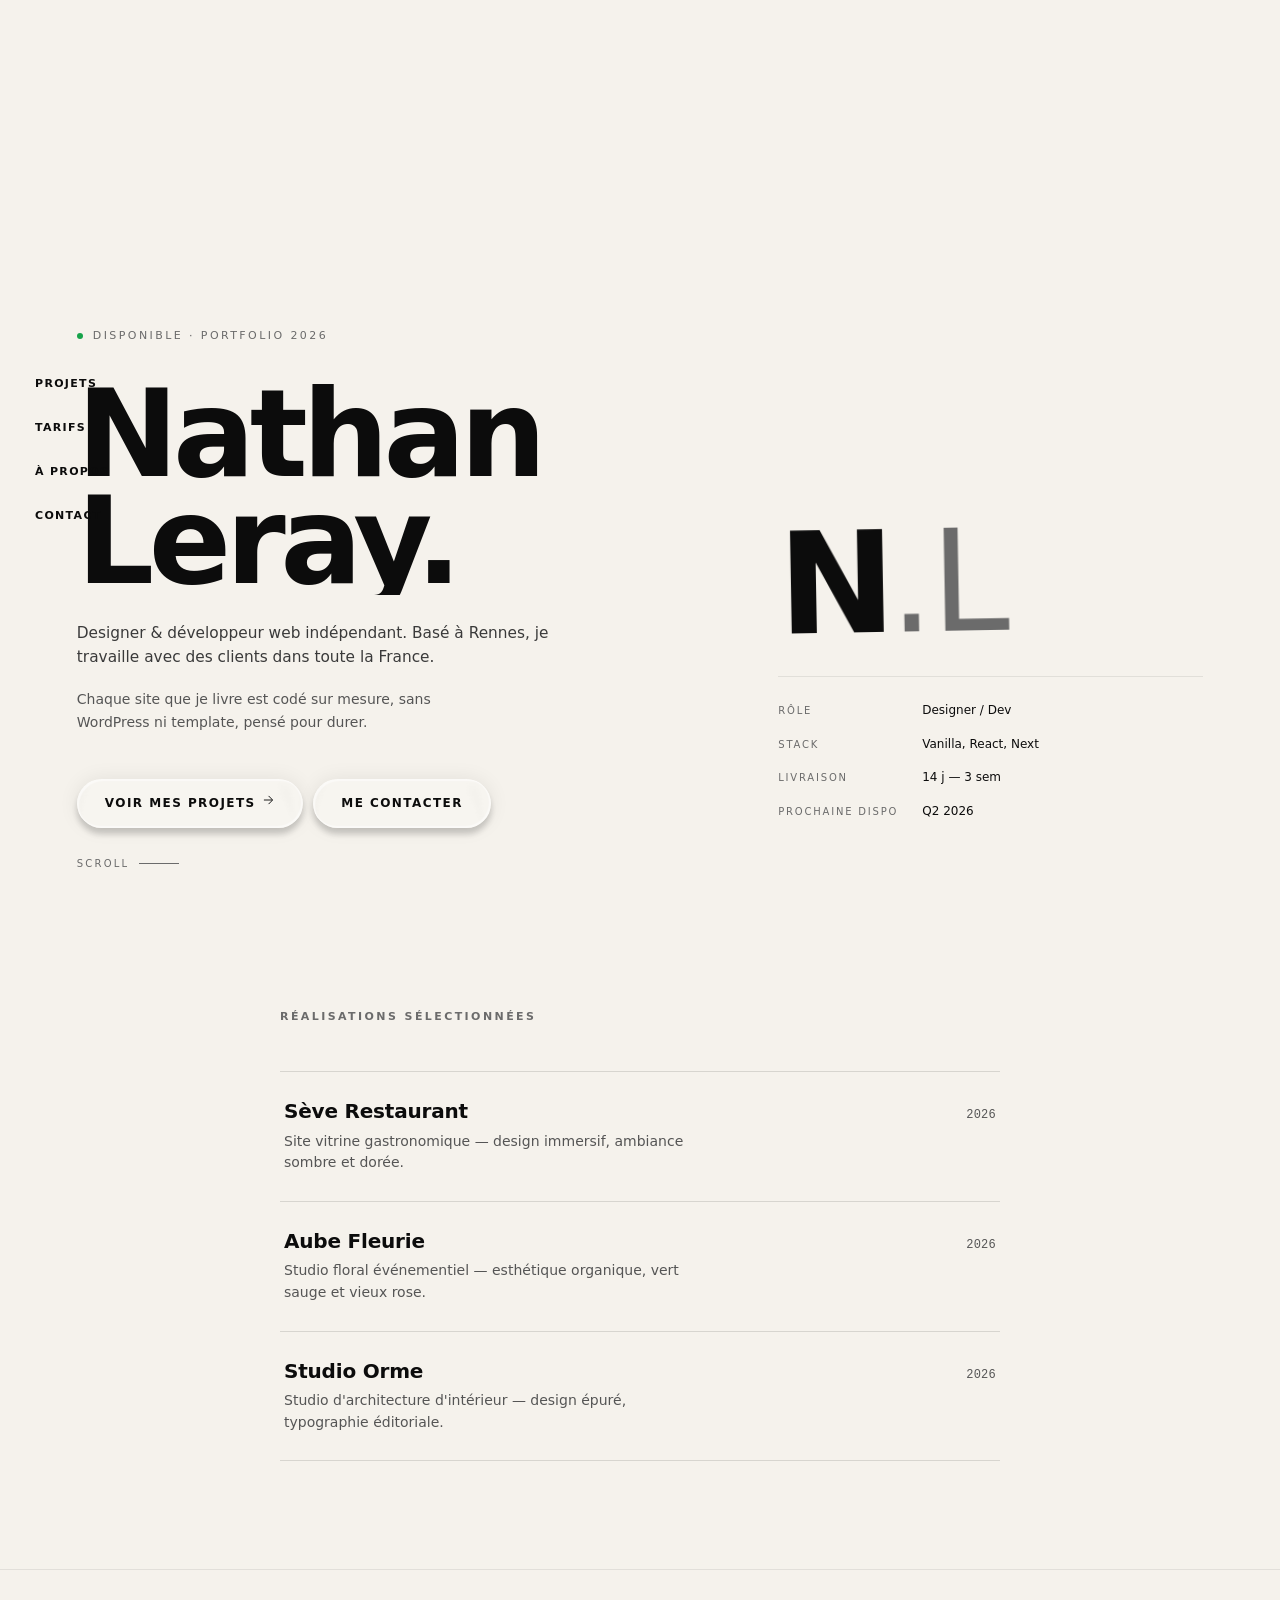
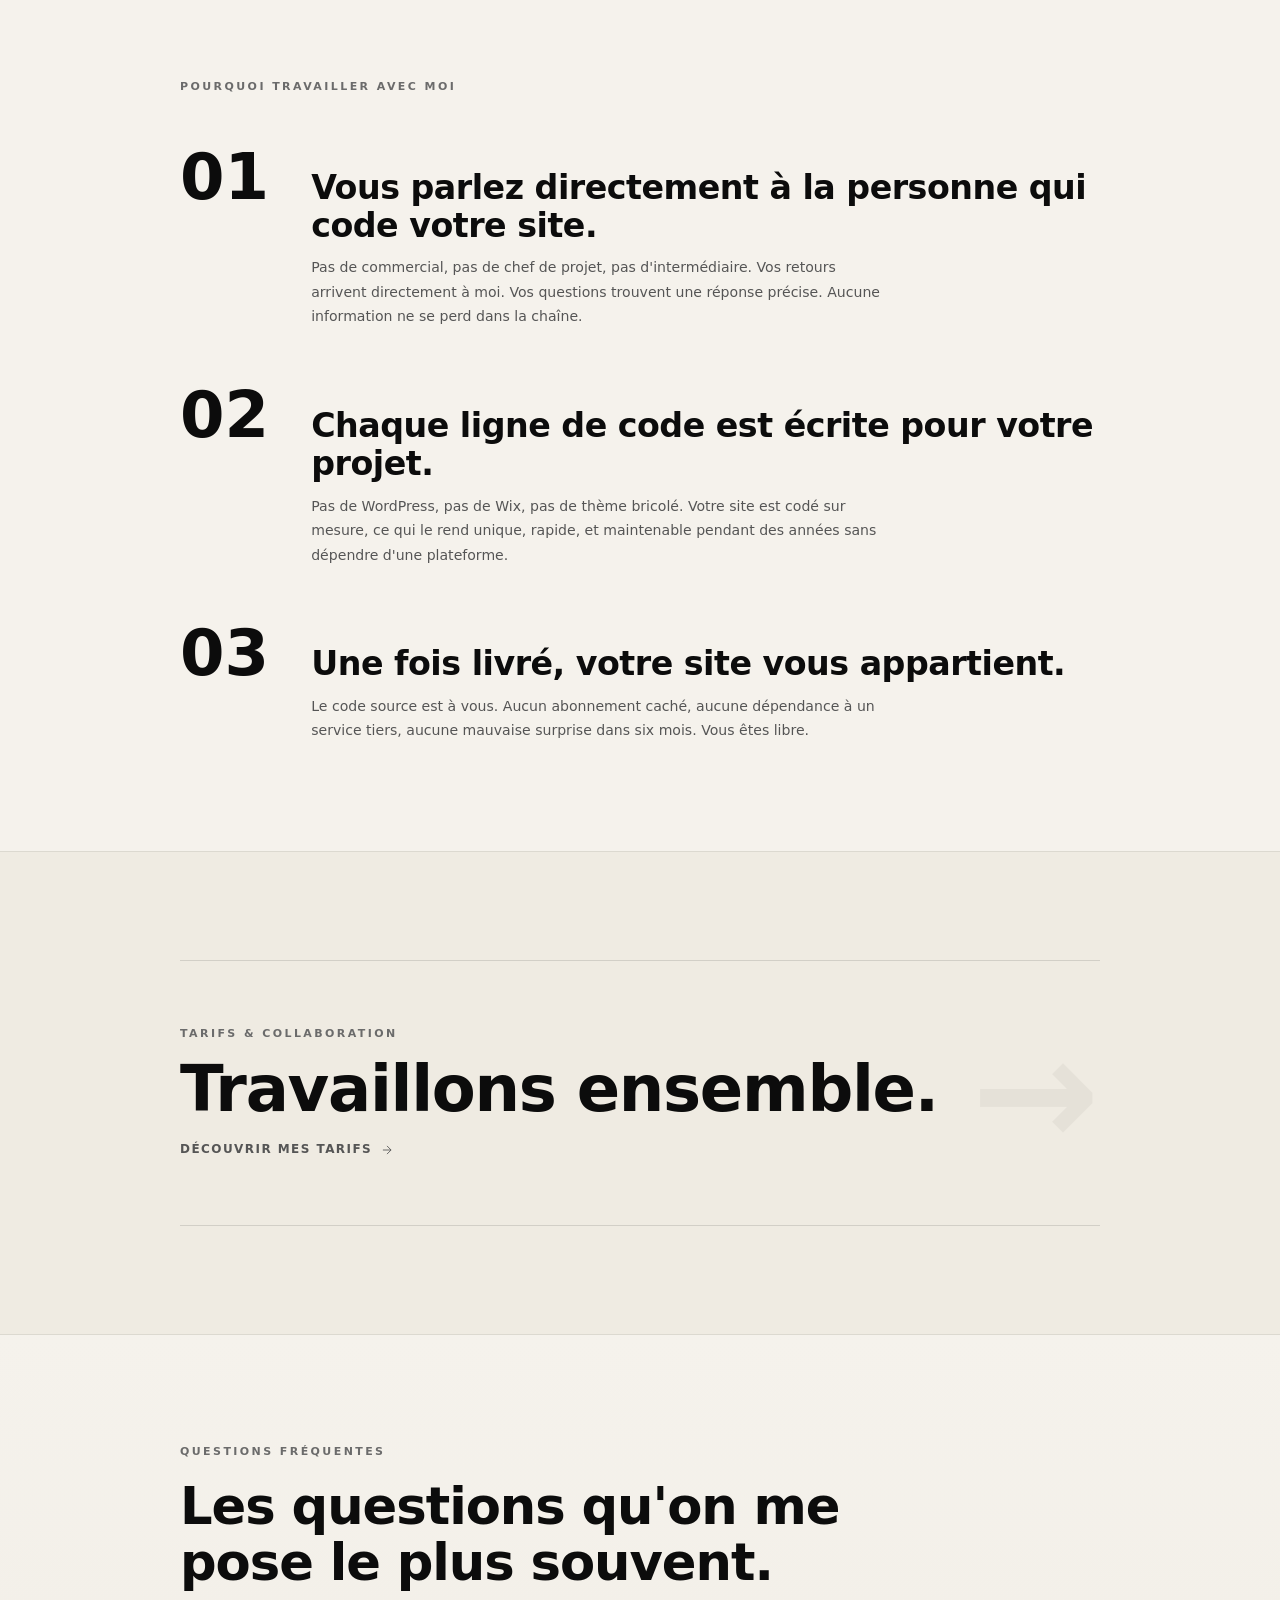
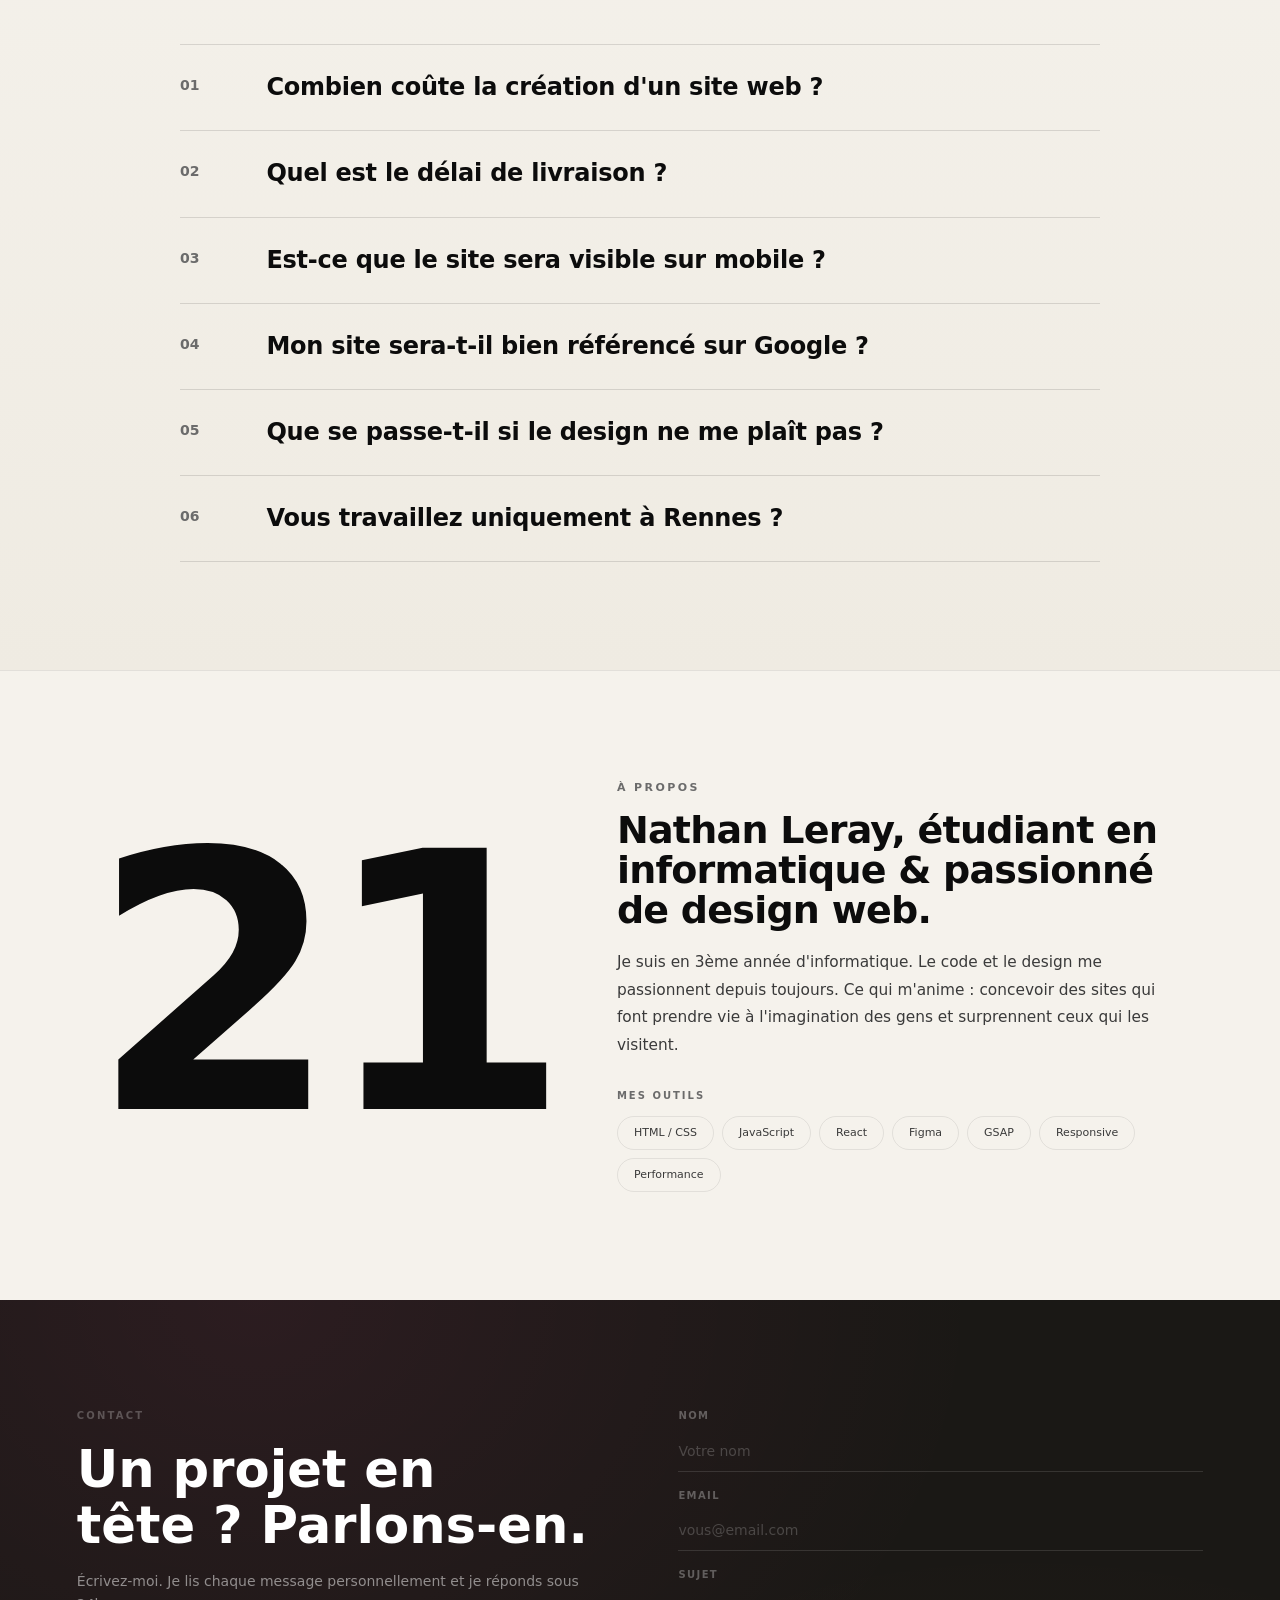
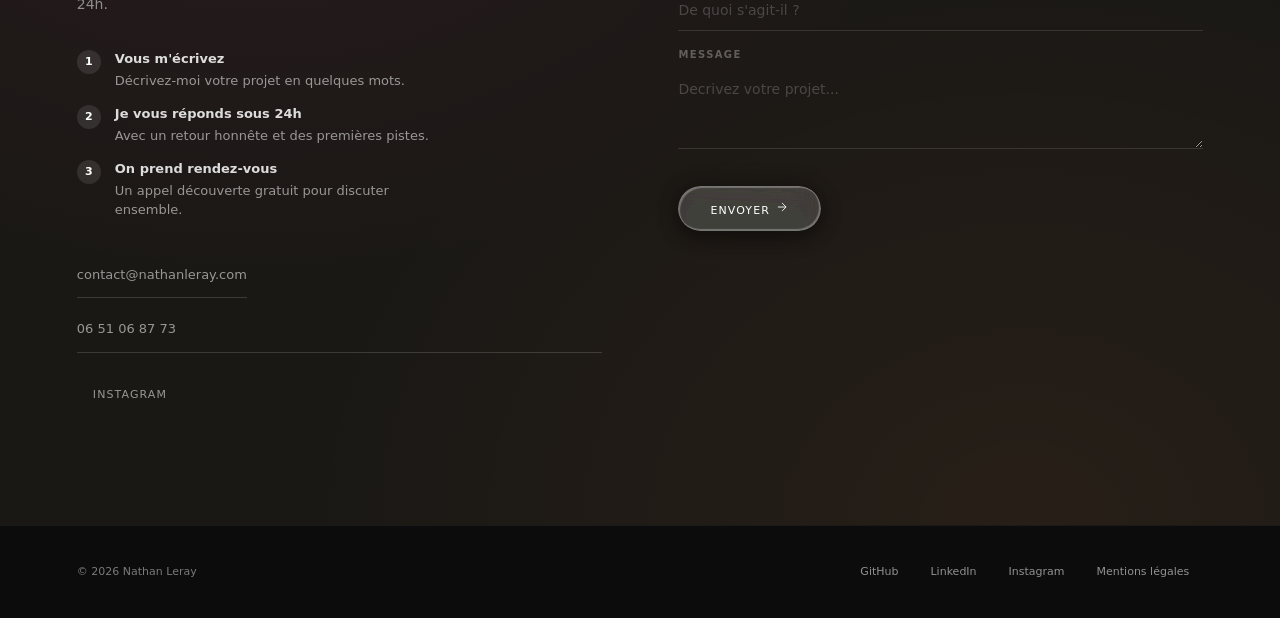
<file: index.html>
<!DOCTYPE html>
<html lang="fr">
<head>
<meta charset="UTF-8">
<meta name="viewport" content="width=device-width,initial-scale=1">
<title>Nathan Leray — Cr&eacute;ation de sites web sur mesure | D&egrave;s 699&euro;</title>
<meta name="description" content="Cr&eacute;ation de sites web sur mesure &agrave; Rennes. Sites vitrines, boutiques en ligne et projets complexes. Design soign&eacute;, responsive, livr&eacute; cl&eacute; en main. D&egrave;s 699&euro;.">
<link rel="canonical" href="https://nathanleray.com">
<!-- Open Graph -->
<meta property="og:type" content="website">
<meta property="og:title" content="Nathan Leray — Sites web sur mesure">
<meta property="og:description" content="Designer et développeur web. Des sites sur mesure qui captivent vos visiteurs et font la différence pour votre activité.">
<meta property="og:url" content="https://nathanleray.com">
<meta property="og:image" content="https://nathanleray.com/screenshots/seve.webp">
<meta property="og:locale" content="fr_FR">
<!-- Twitter -->
<meta name="twitter:card" content="summary_large_image">
<meta name="twitter:title" content="Nathan Leray — Sites web sur mesure">
<meta name="twitter:description" content="Designer et développeur web. Des sites sur mesure qui captivent vos visiteurs.">
<meta name="twitter:image" content="https://nathanleray.com/screenshots/seve.webp">
<meta name="author" content="Nathan Leray">
<meta name="theme-color" content="#FAFAF8">
<link rel="icon" href="data:image/svg+xml,<svg xmlns='http://www.w3.org/2000/svg' viewBox='0 0 100 100'><text y='.88em' font-size='78' font-family='system-ui,sans-serif' font-weight='800' fill='%230C0C0C'>N</text></svg>">
<link rel="preconnect" href="https://fonts.googleapis.com">
<link rel="preconnect" href="https://fonts.gstatic.com" crossorigin>
<link rel="preconnect" href="https://api.fontshare.com" crossorigin>
<link rel="preconnect" href="https://cdn.fontshare.com" crossorigin>
<link rel="preload" href="https://api.fontshare.com/v2/css?f[]=satoshi@400,500,700,900&display=swap" as="style">
<link href="https://api.fontshare.com/v2/css?f[]=satoshi@400,500,700,900&display=swap" rel="stylesheet">
<style>
/* Removed .fonts-loading body opacity trap. Manrope already uses display=swap so the system fallback shows immediately. */

:root{
  --bg:#F5F2EC;--bg-warm:#EFEBE2;--bg-dark:#1A1815;
  --surface:#FFFFFF;
  --ink:#0C0C0C;--ink-soft:#1F1F1F;
  --secondary:#3A3A3A;--muted:#555555;--ghost:#6B6B6B;
  --border:rgba(0,0,0,.08);--border-strong:rgba(0,0,0,.16);--accent:#0C0C0C;
  --status-ok:#16A34A;--status-success:#5AE05A;--status-error:#FF5F57;
  --on-dark:#FFFFFF;--on-dark-muted:rgba(255,255,255,.55);
  --font-display:'Satoshi',system-ui,sans-serif;
  --font-body:'Satoshi',system-ui,sans-serif;
  --ease:cubic-bezier(.16,1,.3,1);
  --focus-ring:2px solid var(--ink);
  --gutter:clamp(24px,6vw,80px);
  --max-w:1320px;
}
*,*::before,*::after{margin:0;padding:0;box-sizing:border-box}
html{scroll-behavior:smooth;-webkit-font-smoothing:antialiased}
body{font-family:var(--font-body);font-weight:400;font-size:16px;line-height:1.65;color:var(--ink);background:var(--bg);-webkit-font-smoothing:antialiased;-moz-osx-font-smoothing:grayscale}
a{color:inherit;text-decoration:none}
img{display:block;max-width:100%}
::selection{background:var(--ink);color:var(--bg)}

/* ═══ LIQUID GLASS ═══ */
.glass{
  position:relative;
  overflow:hidden;
  isolation:isolate;
  color:var(--ink);
  background:transparent;
  border:none;
  box-shadow:0 6px 6px rgba(0,0,0,.18),0 0 20px rgba(0,0,0,.08);
  transition:transform .7s cubic-bezier(0.175,0.885,0.32,2.2),padding .7s cubic-bezier(0.175,0.885,0.32,2.2),border-radius .7s cubic-bezier(0.175,0.885,0.32,2.2),box-shadow .5s var(--ease)
}
.glass::before{
  content:'';
  position:absolute;
  inset:0;
  z-index:0;
  backdrop-filter:blur(3px);
  -webkit-backdrop-filter:blur(3px);
  filter:url(#glass-distortion);
  border-radius:inherit
}
.glass::after{
  content:'';
  position:absolute;
  inset:0;
  z-index:1;
  background:rgba(255,255,255,.22);
  box-shadow:inset 2px 2px 1px 0 rgba(255,255,255,.5),inset -1px -1px 1px 1px rgba(255,255,255,.5);
  border-radius:inherit;
  pointer-events:none
}
.glass > *{position:relative;z-index:2}
.glass:hover{transform:scale(1.04);box-shadow:0 10px 24px rgba(0,0,0,.25),0 0 28px rgba(0,0,0,.1)}
.glass:active{transform:scale(.98)}
/* Dark context (contact) — boost tint + inner highlights */
.contact .glass{color:var(--on-dark);box-shadow:0 6px 20px rgba(0,0,0,.4),0 0 24px rgba(0,0,0,.2)}
.contact .glass::after{background:rgba(255,255,255,.16);box-shadow:inset 2px 2px 1px 0 rgba(255,255,255,.28),inset -1px -1px 1px 1px rgba(255,255,255,.28)}
/* Fallback when filter url() unsupported */
@supports not (filter:url(#glass-distortion)){
  .glass::before{filter:none}
}
/* Glass overrides for existing buttons */
.hero-cta.glass,.btn-send.glass{background:transparent;border:none}
.hero-cta.glass:hover,.btn-send.glass:hover{background:transparent}
.hero-cta--primary.glass{color:var(--ink)}
.btn-send.glass{color:var(--on-dark)}
.hero-cta.glass:active,.btn-send.glass:active{transform:scale(.98)}

/* ═══ A11Y FOCUS ═══ */
:focus{outline:none}
:focus-visible{outline:var(--focus-ring);outline-offset:3px;border-radius:2px}
.contact :focus-visible,.btn-dark:focus-visible,.hero-cta--primary:focus-visible{outline-color:var(--on-dark);outline-offset:4px}

/* Skip link */
.skip-link{position:absolute;left:-9999px;top:auto;width:1px;height:1px;overflow:hidden}
.skip-link:focus{position:fixed;top:12px;left:12px;width:auto;height:auto;padding:10px 18px;background:var(--ink);color:var(--on-dark);font-size:12px;font-weight:600;letter-spacing:.1em;text-transform:uppercase;border-radius:6px;z-index:9999;outline:var(--focus-ring);outline-color:var(--on-dark);outline-offset:3px}

/* ═══ NAV ═══ */
.side-nav{position:fixed;left:20px;top:50%;transform:translateY(-50%);z-index:100;display:flex;flex-direction:column;gap:0;padding:8px 10px;border-radius:8px;border:.5px solid transparent;transition:background .4s var(--ease),border-color .4s,box-shadow .4s;background:transparent}
.side-nav a{font-family:var(--font-body);font-size:11px;font-weight:600;color:var(--ink);transition:color .3s;line-height:1.2;text-transform:uppercase;letter-spacing:.12em;padding:10px 4px;min-height:44px;display:flex;align-items:center}
.side-nav a:hover{color:var(--ghost)}
.side-nav.on-dark{background:rgba(255,255,255,.92);backdrop-filter:blur(8px);-webkit-backdrop-filter:blur(8px);border-color:rgba(0,0,0,.12);box-shadow:0 1px 6px rgba(0,0,0,.06)}
.side-nav.on-light{background:transparent;border-color:transparent;box-shadow:none}
@media(max-width:900px){.side-nav{position:fixed;left:0;right:0;bottom:0;top:auto;transform:none;flex-direction:row;justify-content:center;gap:28px;padding:16px;background:rgba(250,250,248,.94);backdrop-filter:blur(16px);-webkit-backdrop-filter:blur(16px);border-top:1px solid var(--border);z-index:100}.side-nav a{font-size:10px;letter-spacing:.1em}}

/* ═══ BOOT LOADER ═══ */
.boot{position:fixed;inset:0;z-index:9999;background:#F5F2EC;display:flex;align-items:center;justify-content:center;transition:opacity .5s ease,visibility .5s ease}
.boot.hide{opacity:0;visibility:hidden}
.boot-mark{width:42px;height:42px;background:#0C0C0C;animation:bootMorph 1.4s cubic-bezier(.5,0,.5,1) infinite}
@keyframes bootMorph{
  0%{border-radius:6px;transform:rotate(0deg) scale(1)}
  25%{border-radius:50%;transform:rotate(90deg) scale(.85)}
  50%{border-radius:6px;transform:rotate(180deg) scale(1)}
  75%{border-radius:50%;transform:rotate(270deg) scale(.85)}
  100%{border-radius:6px;transform:rotate(360deg) scale(1)}
}
body.booting{overflow:hidden}
@media(prefers-reduced-motion:reduce){.boot-mark{animation:none}}

/* ═══ HERO — editorial asymmetric ═══ */
.hero{position:relative;min-height:100dvh;overflow:hidden;background:var(--bg);display:flex;align-items:stretch}
.hero::after{content:'';position:absolute;inset:0;pointer-events:none;background:url("data:image/svg+xml,%3Csvg viewBox='0 0 512 512' xmlns='http://www.w3.org/2000/svg'%3E%3Cfilter id='n'%3E%3CfeTurbulence type='fractalNoise' baseFrequency='0.85' numOctaves='3' stitchTiles='stitch'/%3E%3Crect width='100%25' height='100%25' filter='url(%23n)' opacity='1'/%3E%3C/svg%3E");opacity:.035;z-index:3}
.hero-grid{position:relative;z-index:2;display:grid;grid-template-columns:1.5fr 1fr;width:100%;padding:clamp(100px,12vh,140px) var(--gutter) clamp(60px,8vh,80px);max-width:var(--max-w);margin:0 auto;gap:clamp(32px,5vw,80px);align-items:end}
.hero-lead{display:flex;flex-direction:column;min-width:0}
.hero-meta{display:inline-flex;align-items:center;gap:10px;font-size:11px;font-weight:500;letter-spacing:.22em;text-transform:uppercase;color:var(--ghost);margin-bottom:clamp(24px,4vh,40px);opacity:0;transform:translateY(8px);animation:heroUp .7s var(--ease) .2s forwards}
.hero-meta::before{content:'';width:6px;height:6px;border-radius:50%;background:var(--status-ok);box-shadow:0 0 0 0 rgba(22,163,74,.45);animation:pulse 2.2s cubic-bezier(.5,0,.5,1) infinite}
@keyframes pulse{0%{box-shadow:0 0 0 0 rgba(22,163,74,.45)}70%{box-shadow:0 0 0 10px rgba(22,163,74,0)}100%{box-shadow:0 0 0 0 rgba(22,163,74,0)}}
.hero-name{font-family:var(--font-display);font-size:clamp(52px,9.5vw,140px);font-weight:900;line-height:.88;letter-spacing:-.045em;color:var(--ink);margin-bottom:clamp(20px,3vh,28px)}
.hero-name span{display:block;overflow:hidden}
.hero-name span i{display:inline-block;font-style:normal;transform:translateY(105%);animation:heroRise 1s var(--ease) forwards}
.hero-name span:nth-child(1) i{animation-delay:.35s}
.hero-name span:nth-child(2) i{animation-delay:.5s}
@keyframes heroRise{to{transform:translateY(0)}}
.hero-role{font-family:var(--font-body);font-size:clamp(15px,1.2vw,17px);color:var(--secondary);line-height:1.55;max-width:480px;margin-bottom:clamp(12px,2vh,18px);opacity:0;transform:translateY(8px);animation:heroUp .7s var(--ease) .85s forwards}
.hero-tagline{font-family:var(--font-body);font-size:clamp(14px,1.05vw,16px);color:var(--muted);line-height:1.65;max-width:420px;margin-bottom:clamp(32px,5vh,48px);opacity:0;transform:translateY(8px);animation:heroUp .7s var(--ease) 1s forwards}
.hero-actions{display:flex;gap:10px;flex-wrap:wrap;opacity:0;transform:translateY(8px);animation:heroUp .7s var(--ease) 1.15s forwards}
.hero-cta{display:inline-flex;align-items:center;gap:10px;padding:14px 28px;border:1px solid var(--border);border-radius:99px;color:var(--ink);font-size:12px;font-weight:600;letter-spacing:.12em;text-transform:uppercase;transition:background .35s var(--ease),border-color .35s,color .35s,transform .15s ease}
.hero-cta:active{transform:scale(.97)}
.hero-cta--primary{background:var(--ink);color:var(--on-dark);border-color:var(--ink)}
.hero-cta--primary:hover{background:var(--ink-soft)}
.hero-cta--tel:hover{background:rgba(0,0,0,.04);border-color:rgba(0,0,0,.24)}
.hero-cta svg{width:14px;height:14px;transition:transform .35s var(--ease)}
.hero-cta--primary:hover svg{transform:translateX(3px)}
@keyframes heroUp{to{opacity:1;transform:translateY(0)}}

/* Right column — metadata index */
.hero-side{display:flex;flex-direction:column;justify-content:flex-end;gap:clamp(28px,4vh,44px);padding-bottom:6px}
.hero-mark{font-family:var(--font-display);font-weight:900;font-size:clamp(80px,11vw,160px);line-height:.82;letter-spacing:-.05em;color:var(--ink);opacity:0;transform:translateY(16px) rotate(-1deg);animation:heroMarkIn 1.1s var(--ease) .6s forwards}
.hero-mark em{font-style:normal;font-weight:300;color:var(--ghost);letter-spacing:-.02em}
@keyframes heroMarkIn{to{opacity:1;transform:translateY(0) rotate(-1deg)}}
.hero-facts{list-style:none;display:flex;flex-direction:column;gap:14px;border-top:1px solid var(--border);padding-top:24px;opacity:0;animation:heroUp .7s var(--ease) 1.3s forwards}
.hero-facts li{display:grid;grid-template-columns:130px 1fr;gap:14px;align-items:baseline;font-size:12px}
.hero-facts li span{font-weight:500;letter-spacing:.18em;text-transform:uppercase;color:var(--ghost);font-size:10px}
.hero-facts li b{color:var(--ink);font-weight:500;font-feature-settings:"tnum"}
.hero-scroll{position:absolute;left:var(--gutter);bottom:28px;display:flex;align-items:center;gap:10px;font-size:10px;font-weight:500;letter-spacing:.22em;text-transform:uppercase;color:var(--ghost);z-index:4;opacity:0;animation:heroUp .7s var(--ease) 1.5s forwards}
.hero-scroll::after{content:'';width:40px;height:1px;background:var(--ghost);animation:scrollLine 2.4s var(--ease) infinite}
@keyframes scrollLine{0%{transform-origin:left;transform:scaleX(0)}50%{transform-origin:left;transform:scaleX(1)}50.01%{transform-origin:right;transform:scaleX(1)}100%{transform-origin:right;transform:scaleX(0)}}

@media(max-width:900px){
  .hero{min-height:auto}
  .hero-grid{grid-template-columns:1fr;padding:clamp(120px,16vh,160px) var(--gutter) clamp(40px,6vh,72px);gap:clamp(32px,5vh,48px);align-items:start}
  .hero-side{align-items:flex-start}
  .hero-facts{width:100%;max-width:360px}
  .hero-scroll{display:none}
}

/* ═══ SECTION ═══ */
.section-label{font-size:10px;font-weight:600;letter-spacing:.22em;text-transform:uppercase;color:var(--ghost);margin-bottom:16px}

/* ═══ SOCIAL PROOF BAR ═══ */
.proof-bar{display:flex;justify-content:center;gap:clamp(24px,4vw,48px);padding:24px var(--gutter);border-top:1px solid var(--border);border-bottom:1px solid var(--border);flex-wrap:wrap}
.proof-item{display:flex;align-items:center;gap:8px;font-size:13px;color:var(--secondary);font-weight:500}
.proof-num{font-family:var(--font-display);font-size:20px;font-weight:800;color:var(--ink)}
@media(max-width:640px){.proof-bar{gap:16px;padding:20px var(--gutter)}.proof-item{font-size:12px}.proof-num{font-size:17px}}

/* ═══ PROJECTS — editorial showcase with cursor-follow preview ═══ */
.projects-section{padding:clamp(80px,12vh,140px) var(--gutter);position:relative}
.showcase{max-width:720px;margin:0 auto;position:relative}
.showcase-header{margin-bottom:clamp(40px,5vh,56px)}
.showcase-label{font-family:var(--font-display);font-size:11px;font-weight:600;letter-spacing:.22em;text-transform:uppercase;color:var(--ghost);margin:0}
.showcase-list{list-style:none;margin:0;padding:0}
.showcase-list li{border-top:1px solid rgba(0,0,0,.12)}
.showcase-list li:last-child{border-bottom:1px solid rgba(0,0,0,.12)}
.showcase-item{display:flex;align-items:baseline;justify-content:space-between;gap:clamp(16px,3vw,32px);padding:clamp(20px,3vh,28px) 4px;text-decoration:none;color:inherit;position:relative;min-height:44px;transition:color .3s var(--ease)}
.showcase-item::before{content:'';position:absolute;inset:0 -16px;background:rgba(0,0,0,.025);border-radius:10px;opacity:0;transform:scale(.97);transition:opacity .35s var(--ease),transform .35s var(--ease);pointer-events:none;z-index:0}
.showcase-item:hover::before,.showcase-item:focus-visible::before{opacity:1;transform:scale(1)}
.showcase-body{position:relative;z-index:1;flex:1 1 auto;min-width:0}
.showcase-title-row{display:inline-flex;align-items:center;gap:10px}
.showcase-title{font-family:var(--font-display);font-size:clamp(17px,1.6vw,20px);font-weight:600;letter-spacing:-.01em;line-height:1.25;margin:0;color:var(--ink);position:relative;display:inline-block}
.showcase-title::after{content:'';position:absolute;left:0;bottom:-2px;height:1px;width:100%;background:var(--ink);transform:scaleX(0);transform-origin:left;transition:transform .45s var(--ease)}
.showcase-item:hover .showcase-title::after,.showcase-item:focus-visible .showcase-title::after{transform:scaleX(1)}
.showcase-arrow{width:14px;height:14px;color:var(--muted);opacity:0;transform:translate(-6px,6px);transition:opacity .35s var(--ease),transform .35s var(--ease),color .35s}
.showcase-item:hover .showcase-arrow,.showcase-item:focus-visible .showcase-arrow{opacity:1;transform:translate(0,0);color:var(--ink)}
.showcase-desc{font-family:var(--font-body);font-size:14px;line-height:1.55;color:var(--muted);margin:4px 0 0;max-width:420px;transition:color .3s var(--ease)}
.showcase-item:hover .showcase-desc,.showcase-item:focus-visible .showcase-desc{color:var(--secondary)}
.showcase-year{position:relative;z-index:1;flex:0 0 auto;font-family:ui-monospace,'SF Mono',Menlo,monospace;font-size:12px;font-weight:500;letter-spacing:.02em;color:var(--muted);font-variant-numeric:tabular-nums;transition:color .3s}
.showcase-item:hover .showcase-year,.showcase-item:focus-visible .showcase-year{color:var(--secondary)}

/* Floating preview — cursor-follow */
.showcase-preview{position:fixed;top:0;left:0;width:300px;height:200px;border-radius:16px;overflow:hidden;pointer-events:none;opacity:0;transform:translate3d(-9999px,-9999px,0) scale(.85);transition:opacity .35s var(--ease),scale .35s var(--ease);z-index:40;box-shadow:0 20px 60px -20px rgba(0,0,0,.35),0 1px 2px rgba(0,0,0,.08);will-change:transform,opacity;background:var(--bg-warm)}
.showcase-preview.active{opacity:1;scale:1}
.showcase-preview-img{position:absolute;inset:0;width:100%;height:100%;object-fit:cover;opacity:0;transform:scale(1.08);filter:blur(10px);transition:opacity .55s var(--ease),transform .55s var(--ease),filter .55s var(--ease)}
.showcase-preview-img.active{opacity:1;transform:scale(1);filter:blur(0)}
@media(hover:none),(pointer:coarse),(max-width:900px){.showcase-preview{display:none!important}}

/* Generic buttons (used in offres, contact, modal) */
.btn{display:inline-flex;align-items:center;justify-content:center;gap:8px;padding:14px 28px;min-height:44px;font-family:var(--font-body);font-size:11px;font-weight:500;letter-spacing:.1em;text-transform:uppercase;border-radius:99px;border:none;cursor:pointer;transition:background .35s var(--ease),color .35s var(--ease),border-color .35s var(--ease),transform .15s ease,box-shadow .35s var(--ease)}
.btn svg{width:12px;height:12px}
.btn-dark{background:var(--ink);color:var(--on-dark)}
.btn-dark:hover{background:var(--ink-soft);transform:translateY(-1px);box-shadow:0 4px 20px rgba(0,0,0,.15)}
.btn-outline{background:transparent;color:var(--ink);border:1px solid var(--border)}
.btn-outline:hover{border-color:var(--ink)}
.btn:active{transform:scale(.97)}
button:active,a.btn:active,a[class*="-cta"]:active,a[class*="contact-cta"]:active{transform:scale(.97)}

@media(max-width:640px){
  .showcase-item{flex-wrap:wrap}
  .showcase-year{order:3;width:100%;margin-top:4px}
  .showcase-title{font-size:17px}
}

/* ═══ TESTIMONIALS ═══ */
.testimonials{padding:clamp(80px,10vh,140px) var(--gutter);border-top:1px solid var(--border)}
.testimonials-inner{max-width:var(--max-w);margin:0 auto}
.testimonials-header{text-align:center;margin-bottom:clamp(36px,5vh,56px)}
.testimonials-title{font-family:var(--font-display);font-size:clamp(28px,3.5vw,48px);font-weight:800;line-height:1.15;margin-bottom:12px}
.testimonials-grid{display:grid;grid-template-columns:repeat(3,1fr);gap:20px}
@media(max-width:900px){.testimonials-grid{grid-template-columns:1fr;max-width:520px;margin:0 auto;gap:16px}}
.testimonial-card{background:var(--surface);border:1px solid var(--border);border-radius:16px;padding:28px 24px;position:relative}
.testimonial-quote{font-size:14px;color:var(--secondary);line-height:1.75;margin-bottom:20px;font-style:italic}
.testimonial-quote::before{content:'\201C';font-family:Georgia,serif;font-size:48px;color:rgba(0,0,0,.06);position:absolute;top:16px;left:20px;line-height:1}
.testimonial-author{display:flex;align-items:center;gap:12px}
.testimonial-avatar{width:40px;height:40px;border-radius:50%;background:var(--border);display:flex;align-items:center;justify-content:center;font-weight:700;font-size:14px;color:var(--muted)}
.testimonial-info{}
.testimonial-name{font-weight:600;font-size:13px}
.testimonial-role{font-size:11px;color:var(--ghost)}

/* ═══ DIFFERENTIATION ═══ */
/* Editorial layout — large numbered statements, no cards */
.diff{padding:clamp(80px,12vh,160px) var(--gutter);border-top:1px solid var(--border)}
.diff-inner{max-width:920px;margin:0 auto}
.diff-label{font-size:11px;font-weight:600;letter-spacing:.22em;text-transform:uppercase;color:var(--ghost);margin-bottom:48px;display:block;font-family:var(--font-display)}
.diff-list{display:flex;flex-direction:column;gap:clamp(40px,6vh,72px);list-style:none;padding:0;margin:0}
.diff-row{display:grid;grid-template-columns:80px 1fr;gap:clamp(20px,4vw,56px);align-items:baseline}
@media(max-width:640px){.diff-row{grid-template-columns:48px 1fr;gap:16px}}
.diff-num{font-family:var(--font-display);font-weight:800;font-size:clamp(40px,5vw,64px);line-height:1;color:var(--ink);font-feature-settings:"tnum"}
.diff-content{padding-top:clamp(8px,1vw,12px)}
.diff-headline{font-family:var(--font-display);font-size:clamp(22px,2.6vw,34px);font-weight:800;line-height:1.15;letter-spacing:-.015em;margin-bottom:10px}
.diff-body{font-size:clamp(14px,1.1vw,16px);color:var(--muted);line-height:1.75;max-width:580px}

/* ═══ TARIFS LINK ═══ */
.tarifs-link-wrap{padding:clamp(80px,12vh,160px) var(--gutter);border-top:1px solid var(--border);background:var(--bg-warm)}
.tarifs-link{display:block;max-width:920px;margin:0 auto;text-decoration:none;color:var(--ink);position:relative;padding:clamp(40px,5vw,72px) 0;border-top:1px solid rgba(0,0,0,.12);border-bottom:1px solid rgba(0,0,0,.12)}
.tarifs-link-label,.tarifs-link-headline,.tarifs-link-cta{will-change:transform;transition:transform .55s var(--ease)}
.tarifs-link:hover .tarifs-link-label,.tarifs-link:hover .tarifs-link-headline,.tarifs-link:hover .tarifs-link-cta{transform:translateX(24px)}
.tarifs-link-label{display:block;font-size:11px;font-weight:600;letter-spacing:.22em;text-transform:uppercase;color:var(--ghost);margin-bottom:14px}
.tarifs-link-headline{display:block;font-family:var(--font-display);font-size:clamp(32px,5vw,68px);font-weight:800;letter-spacing:-.02em;line-height:1;margin-bottom:14px}
.tarifs-link-cta{display:inline-flex;align-items:center;gap:8px;font-size:12px;font-weight:600;letter-spacing:.12em;text-transform:uppercase;color:var(--muted);transition:color .3s,transform .55s var(--ease)}
.tarifs-link:hover .tarifs-link-cta{color:var(--ink)}
.tarifs-link-cta svg{width:14px;height:14px;transition:transform .3s var(--ease)}
.tarifs-link:hover .tarifs-link-cta svg{transform:translateX(6px)}
.tarifs-link-arrow{position:absolute;right:0;top:50%;transform:translateY(-50%);font-family:var(--font-display);font-weight:800;font-size:clamp(80px,12vw,160px);line-height:1;color:var(--ink);opacity:.04;transition:opacity .4s var(--ease),transform .4s var(--ease);pointer-events:none}
.tarifs-link:hover .tarifs-link-arrow{opacity:.08;transform:translateY(-50%) translateX(-12px)}

/* ═══ FAQ — editorial layout ═══ */
.faq{padding:clamp(80px,12vh,160px) var(--gutter);border-top:1px solid var(--border);background:linear-gradient(180deg,var(--bg) 0%,var(--bg-warm) 100%)}
.faq-inner{max-width:920px;margin:0 auto}
.faq-label{font-size:11px;font-weight:600;letter-spacing:.22em;text-transform:uppercase;color:var(--ghost);margin-bottom:16px;display:block}
.faq-title{font-family:var(--font-display);font-size:clamp(32px,4vw,52px);font-weight:800;line-height:1.1;margin-bottom:clamp(48px,6vh,72px);letter-spacing:-.02em;max-width:680px}
.faq-list{display:flex;flex-direction:column}
.faq-item{border-top:1px solid rgba(0,0,0,.12);padding:clamp(24px,3vh,36px) 0;cursor:pointer;display:grid;grid-template-columns:48px 1fr;gap:clamp(16px,3vw,40px);align-items:start;transition:opacity .3s}
.faq-item:last-child{border-bottom:1px solid rgba(0,0,0,.12)}
.faq-item:hover{opacity:.7}
.faq-num{font-family:var(--font-display);font-weight:800;font-size:14px;color:var(--ghost);line-height:1.4;font-feature-settings:"tnum";padding-top:4px}
.faq-q{font-family:var(--font-display);font-size:clamp(18px,2vw,24px);font-weight:700;line-height:1.3;letter-spacing:-.01em;color:var(--ink)}
.faq-a{grid-column:2;font-size:15px;color:var(--muted);line-height:1.75;display:grid;grid-template-rows:0fr;transition:grid-template-rows .55s var(--ease),margin-top .35s var(--ease);max-width:640px}
.faq-a > span{overflow:hidden;min-height:0}
.faq-item.open .faq-a{grid-template-rows:1fr;margin-top:14px}

/* ═══ ABOUT — '21' as graphic element ═══ */
.about{padding:clamp(80px,12vh,160px) var(--gutter);border-top:1px solid var(--border);overflow:hidden}
.about-inner{max-width:1100px;margin:0 auto;display:grid;grid-template-columns:auto 1fr;gap:clamp(24px,5vw,72px);align-items:center}
@media(max-width:768px){.about-inner{grid-template-columns:1fr;gap:24px;text-align:left}}
.about-graphic{font-family:var(--font-display);font-weight:800;font-size:clamp(180px,28vw,360px);line-height:.78;letter-spacing:-.05em;color:var(--ink);font-feature-settings:"tnum"}
@media(max-width:768px){.about-graphic{font-size:clamp(140px,40vw,220px)}}
.about-content{}
.about-label{font-size:11px;font-weight:600;letter-spacing:.22em;text-transform:uppercase;color:var(--ghost);margin-bottom:14px;display:block}
.about-name{font-family:var(--font-display);font-size:clamp(26px,3vw,38px);font-weight:800;line-height:1.05;letter-spacing:-.02em;margin-bottom:18px}
.about-bio{font-size:clamp(15px,1.2vw,17px);color:var(--secondary);line-height:1.8;margin-bottom:28px;max-width:540px}
.stack-label{font-size:10px;font-weight:600;letter-spacing:.2em;text-transform:uppercase;color:var(--ghost);margin-bottom:12px;display:block}
.stack-tags{display:flex;flex-wrap:wrap;gap:8px}
.stack-tag{font-size:11px;font-weight:500;color:var(--secondary);padding:7px 16px;border:1px solid var(--border);border-radius:99px;transition:border-color .3s,color .3s}
.stack-tag:hover{border-color:var(--ink);color:var(--ink)}

/* ═══ OFFRES ═══ */
.offres{padding:clamp(80px,10vh,140px) var(--gutter);border-top:1px solid var(--border)}
.offres-inner{max-width:var(--max-w);margin:0 auto}
.offres-header{text-align:center;margin-bottom:clamp(40px,6vh,64px)}
.offres-title{font-family:var(--font-display);font-size:clamp(28px,3.5vw,48px);font-weight:800;line-height:1.15;margin-bottom:12px}
.offres-sub{font-size:14px;color:var(--muted);max-width:460px;margin:0 auto}
.offres-grid{display:grid;grid-template-columns:repeat(3,1fr);gap:20px;align-items:stretch}
@media(max-width:900px){.offres-grid{grid-template-columns:1fr;gap:16px;max-width:480px;margin:0 auto}}
.offre-card{border:1px solid var(--border);border-radius:16px;padding:32px 28px;background:var(--surface);position:relative;transition:transform .4s var(--ease),box-shadow .4s var(--ease);display:flex;flex-direction:column}
.offre-card:hover{transform:translateY(-4px);box-shadow:0 12px 40px rgba(0,0,0,.06)}
.offre-card--featured{border-color:var(--ink);box-shadow:0 4px 24px rgba(0,0,0,.08)}
.offre-badge{position:absolute;top:-11px;left:50%;transform:translateX(-50%);background:var(--ink);color:var(--on-dark);font-size:10px;font-weight:600;letter-spacing:.1em;text-transform:uppercase;padding:4px 14px;border-radius:99px;white-space:nowrap}
.offre-type{font-size:10px;font-weight:600;letter-spacing:.18em;text-transform:uppercase;color:var(--ghost);margin-bottom:8px}
.offre-name{font-family:var(--font-display);font-size:22px;font-weight:800;margin-bottom:6px}
.offre-price{font-family:var(--font-display);font-size:clamp(28px,3vw,36px);font-weight:800;margin-bottom:4px}
.offre-price-sub{font-size:12px;color:var(--muted);margin-bottom:20px;line-height:1.5}
.offre-features{list-style:none;margin-bottom:24px;flex:1}
.offre-features li{font-size:13px;color:var(--secondary);padding:6px 0;border-bottom:1px solid rgba(0,0,0,.04);display:flex;align-items:flex-start;gap:8px}
.offre-features li:last-child{border-bottom:none}
.offre-features li::before{content:'';display:block;width:16px;height:16px;flex-shrink:0;margin-top:2px;background:url("data:image/svg+xml,%3Csvg viewBox='0 0 16 16' fill='none' xmlns='http://www.w3.org/2000/svg'%3E%3Ccircle cx='8' cy='8' r='7' stroke='%230C0C0C' stroke-width='.75'/%3E%3Cpath d='M5 8l2 2 4-4' stroke='%230C0C0C' stroke-width='.75' stroke-linecap='round' stroke-linejoin='round'/%3E%3C/svg%3E") no-repeat center/contain}
.offre-cta{display:block;text-align:center;padding:14px;border:1px solid var(--border);border-radius:99px;font-family:var(--font-body);font-size:12px;font-weight:500;letter-spacing:.1em;text-transform:uppercase;color:var(--ink);transition:background .35s var(--ease),color .35s var(--ease),border-color .35s var(--ease),transform .15s ease,box-shadow .35s var(--ease);cursor:pointer;background:none;width:100%;text-decoration:none}
.offre-cta:hover{background:var(--ink);color:var(--on-dark);border-color:var(--ink)}
.offre-card--featured .offre-cta{background:var(--ink);color:var(--on-dark)}
.offre-card--featured .offre-cta:hover{background:var(--ink-soft);transform:translateY(-1px);box-shadow:0 4px 16px rgba(0,0,0,.12)}
.offres-link{display:block;text-align:center;margin-top:24px;font-size:12px;font-weight:500;letter-spacing:.1em;text-transform:uppercase;color:var(--ghost);transition:color .3s}
.offres-link:hover{color:var(--ink)}

/* ═══ CONTACT ═══ */
.contact{padding:clamp(80px,12vh,160px) var(--gutter);background:var(--bg-dark);color:var(--on-dark);position:relative}
.contact::before{content:'';position:absolute;inset:0;background:radial-gradient(ellipse at 20% 0%,rgba(255,80,165,.08),transparent 50%),radial-gradient(ellipse at 80% 100%,rgba(255,140,60,.06),transparent 50%);pointer-events:none}
.contact-inner{position:relative}
.contact-personal{font-size:13px;color:rgba(255,255,255,.55);margin-top:24px;line-height:1.7;max-width:380px;font-style:italic;border-left:2px solid rgba(255,255,255,.15);padding-left:14px}
.contact-timeline{display:flex;flex-direction:column;gap:14px;margin:32px 0;max-width:380px}
.contact-step{display:flex;gap:14px;align-items:flex-start;font-size:13px;color:rgba(255,255,255,.55);line-height:1.5}
.contact-step-num{font-family:var(--font-display);font-weight:800;font-size:11px;color:var(--on-dark);background:rgba(255,255,255,.1);width:24px;height:24px;border-radius:50%;display:flex;align-items:center;justify-content:center;flex-shrink:0;margin-top:1px}
.contact-step strong{color:rgba(255,255,255,.85);font-weight:600;display:block;margin-bottom:2px}
.contact-inner{max-width:var(--max-w);margin:0 auto;display:grid;grid-template-columns:1fr 1fr;gap:clamp(40px,6vw,100px);align-items:start}
@media(max-width:768px){.contact-inner{grid-template-columns:1fr;gap:40px}}
.contact-left{}
.contact-title{font-family:var(--font-display);font-size:clamp(32px,4vw,56px);font-weight:800;line-height:1.1;margin-bottom:16px}
.contact-sub{font-size:14px;color:rgba(255,255,255,.5);margin-bottom:24px;line-height:1.7}
.contact-email{font-size:13px;color:rgba(255,255,255,.55);border-bottom:1px solid rgba(255,255,255,.15);padding:12px 0;display:inline-block;min-height:44px;transition:color .3s,border-color .3s}
.contact-email:hover{color:var(--on-dark);border-color:var(--on-dark)}
.contact-email:focus-visible{outline:var(--focus-ring);outline-color:var(--on-dark);outline-offset:6px}
.contact-socials{display:flex;gap:8px;margin-top:20px;flex-wrap:wrap}
.contact-socials a{font-size:11px;font-weight:500;letter-spacing:.1em;text-transform:uppercase;color:rgba(255,255,255,.55);transition:color .3s,background .3s;min-height:44px;display:inline-flex;align-items:center;padding:0 16px;border-radius:99px}
.contact-socials a:hover{color:var(--on-dark);background:rgba(255,255,255,.06)}
.form-group{margin-bottom:16px}
.form-label{font-size:10px;font-weight:600;letter-spacing:.14em;text-transform:uppercase;color:rgba(255,255,255,.3);margin-bottom:6px;display:block}
.form-input,.form-textarea{width:100%;font-family:var(--font-body);font-size:14px;font-weight:300;color:var(--on-dark);padding:12px 0;background:none;border:none;border-bottom:1px solid rgba(255,255,255,.12);outline:none;transition:border-color .3s}
.form-input::placeholder,.form-textarea::placeholder{color:rgba(255,255,255,.2)}
.form-input:focus,.form-textarea:focus{border-color:rgba(255,255,255,.5)}
.form-input:focus-visible,.form-textarea:focus-visible{outline:none;border-bottom-color:var(--on-dark);box-shadow:0 1px 0 0 var(--on-dark)}
.form-textarea{resize:vertical;min-height:80px}
.btn-send{display:inline-flex;align-items:center;justify-content:center;gap:8px;margin-top:12px;padding:14px 32px;min-height:44px;background:var(--on-dark);color:var(--ink);font-family:var(--font-body);font-size:11px;font-weight:500;letter-spacing:.1em;text-transform:uppercase;border:none;border-radius:99px;cursor:pointer;transition:background .35s var(--ease),color .35s var(--ease),transform .15s ease,box-shadow .35s var(--ease)}
.btn-send:hover{transform:translateY(-1px);box-shadow:0 4px 20px rgba(255,255,255,.15)}
.form-feedback{font-size:12px;margin-top:10px;color:rgba(255,255,255,.4)}
.form-feedback.success{color:var(--status-success)}
.form-feedback.error{color:var(--status-error)}

/* ═══ FOOTER ═══ */
.footer{padding:24px var(--gutter);background:var(--ink);border-top:1px solid rgba(255,255,255,.06);display:flex;align-items:center;justify-content:space-between;font-size:11px;color:rgba(255,255,255,.45);gap:12px;flex-wrap:wrap}
.footer a{color:rgba(255,255,255,.55);transition:color .3s,background .3s;min-height:44px;display:inline-flex;align-items:center;padding:0 14px;border-radius:99px}
.footer a:hover{color:var(--on-dark);background:rgba(255,255,255,.06)}
.footer-links{display:flex;gap:4px;flex-wrap:wrap}
@media(max-width:640px){.footer{flex-direction:column;gap:12px;text-align:center;padding-bottom:80px}}

/* ═══ MODAL ═══ */
.modal-backdrop{position:fixed;inset:0;background:rgba(0,0,0,.5);z-index:200;opacity:0;pointer-events:none;transition:opacity .4s}
.modal-backdrop.active{opacity:1;pointer-events:auto}
.modal{position:fixed;top:0;right:0;bottom:0;width:min(600px,92vw);background:var(--bg);z-index:201;transform:translateX(100%);transition:transform .5s var(--ease);overflow-y:auto;-webkit-overflow-scrolling:touch}
.modal.active{transform:translateX(0)}
.modal-bar{position:sticky;top:0;display:flex;align-items:center;justify-content:space-between;padding:14px 24px;background:rgba(250,250,248,.94);backdrop-filter:blur(16px);border-bottom:1px solid var(--border);z-index:1}
.modal-close{background:none;border:none;font-size:12px;color:var(--muted);cursor:pointer;display:flex;align-items:center;gap:6px;padding:12px 18px;min-height:44px;border-radius:99px;transition:background .2s,color .2s}
.modal-close:hover{background:rgba(0,0,0,.04);color:var(--ink)}
.modal-close svg{width:14px;height:14px}
.modal-label{font-size:10px;letter-spacing:.1em;text-transform:uppercase;color:var(--ghost)}
.modal-body{padding:32px 24px 48px}
.modal-title{font-family:var(--font-display);font-size:clamp(28px,4vw,40px);font-weight:800;line-height:1.1;margin-bottom:6px}
.modal-demo{font-size:9px;font-weight:500;letter-spacing:.14em;text-transform:uppercase;color:var(--ghost);border:1px solid var(--border);padding:3px 8px;border-radius:99px;display:inline-block;margin-bottom:20px}
.modal-meta{display:grid;grid-template-columns:repeat(auto-fit,minmax(110px,1fr));gap:14px;padding:20px 0;border-top:1px solid var(--border);border-bottom:1px solid var(--border);margin-bottom:24px}
.modal-meta-label{font-size:9px;font-weight:600;letter-spacing:.16em;text-transform:uppercase;color:var(--ghost);margin-bottom:2px}
.modal-meta-value{font-size:14px;color:var(--ink)}
.modal-section{margin-bottom:22px}
.modal-section-title{font-size:9px;font-weight:600;letter-spacing:.16em;text-transform:uppercase;color:var(--ghost);margin-bottom:6px}
.modal-section-text{font-size:14px;color:var(--secondary);line-height:1.7}
.modal-features{display:grid;gap:10px}
.modal-feature{padding:14px 16px;border:1px solid var(--border);border-radius:8px}
.modal-feature-title{font-weight:600;font-size:13px;margin-bottom:2px}
.modal-feature-desc{font-size:12px;color:var(--muted)}
.modal-tags{display:flex;flex-wrap:wrap;gap:6px;margin-top:20px}
.modal-tag{font-size:9px;font-weight:500;letter-spacing:.1em;text-transform:uppercase;color:var(--ghost);border:1px solid var(--border);padding:3px 10px;border-radius:99px}
.modal-actions{display:flex;gap:10px;margin-top:28px;flex-wrap:wrap}

/* ═══ FULLSCREEN SITE ═══ */
.fullscreen-site{position:fixed;inset:0;z-index:300;background:var(--bg);display:flex;flex-direction:column;opacity:0;pointer-events:none;transition:opacity .4s var(--ease)}
.fullscreen-site.active{opacity:1;pointer-events:auto}
.fullscreen-site iframe{flex:1;width:100%;border:none}
.fullscreen-bar{position:fixed;top:8px;left:50%;z-index:301;height:28px;padding:0 16px;background:rgba(0,0,0,.45);backdrop-filter:blur(10px);-webkit-backdrop-filter:blur(10px);border-radius:99px;display:none;align-items:center;justify-content:center;gap:0;font-family:var(--font-body);font-size:10px;font-weight:500;color:rgba(255,255,255,.85);letter-spacing:.03em;cursor:pointer;transition:opacity 400ms ease,transform 400ms var(--ease);transform:translateX(-50%)}
.fullscreen-bar:hover{color:var(--on-dark);background:rgba(0,0,0,.6)}
.fullscreen-bar.visible{display:flex}
.fullscreen-bar.hidden-bar{opacity:0;transform:translateX(-50%) translateY(-8px);pointer-events:none}
.fullscreen-trigger{position:fixed;top:0;left:0;right:0;height:48px;z-index:302;display:none;cursor:pointer}
@media(max-width:768px){
  .fullscreen-bar{top:auto;bottom:20px;transform:translateX(-50%);height:40px;padding:0 24px;background:rgba(0,0,0,.75);font-size:11px;gap:4px;white-space:nowrap}
  .fullscreen-bar.visible{display:flex}
  .fullscreen-bar.hidden-bar{opacity:1!important;transform:translateX(-50%)!important;pointer-events:auto!important}
  .fullscreen-trigger{display:none!important}
  .side-nav{z-index:99}
}

/* ═══ SCROLL REVEAL ═══ */
.reveal{opacity:0;transform:translateY(20px);transition:opacity .8s var(--ease),transform .8s var(--ease)}
.reveal.visible{opacity:1;transform:translateY(0)}

/* ═══ FLOATING TEL BUTTON (mobile) ═══ */
.float-tel{display:none}
@media(max-width:768px){.float-tel{display:flex;position:fixed;bottom:70px;right:16px;z-index:99;width:48px;height:48px;background:var(--ink);color:var(--on-dark);border-radius:50%;align-items:center;justify-content:center;box-shadow:0 4px 16px rgba(0,0,0,.2);transition:transform .3s var(--ease)}.float-tel:hover{transform:scale(1.08)}.float-tel svg{width:20px;height:20px}}

/* ═══ MOBILE ═══ */
@media(max-width:768px){
  :root{--gutter:20px}
  .hero-title{font-size:clamp(36px,10vw,52px)}
  .hero-sub{font-size:14px}
  .about{padding:48px var(--gutter)}
  .contact{padding:48px var(--gutter)}
  .contact-title{font-size:clamp(28px,6vw,36px)}
  .modal{width:100vw}
  .footer{padding-bottom:80px}
}
</style>
<script type="application/ld+json">[{"@context":"https://schema.org","@type":"ProfessionalService","name":"Nathan Leray — Création de sites web","url":"https://nathanleray.com","telephone":"+33651068773","email":"contact@nathanleray.com","address":{"@type":"PostalAddress","streetAddress":"9 Place du Maréchal Juin","addressLocality":"Rennes","postalCode":"35000","addressCountry":"FR"},"geo":{"@type":"GeoCoordinates","latitude":48.1090,"longitude":-1.6800},"areaServed":[{"@type":"City","name":"Rennes"},{"@type":"AdministrativeArea","name":"Bretagne"},{"@type":"Country","name":"France"}],"priceRange":"699€ - 1490€+","description":"Création de sites web sur mesure à Rennes. Sites vitrines, boutiques en ligne et projets complexes. Design soigné, responsive, livré clé en main.","founder":{"@type":"Person","name":"Nathan Leray","jobTitle":"Designer & Développeur Web"},"sameAs":["https://instagram.com/nathanleray"],"hasOfferCatalog":{"@type":"OfferCatalog","name":"Offres création web","itemListElement":[{"@type":"Offer","name":"Site Vitrine","price":"699","priceCurrency":"EUR","description":"Jusqu'à 5 pages, design personnalisé, responsive, référencé sur Google. Livré en 14 jours."},{"@type":"Offer","name":"Site Sur Mesure","price":"1490","priceCurrency":"EUR","description":"Site complet avec vente en ligne, prise de rendez-vous, référencement avancé. Livré en 3-4 semaines."},{"@type":"Offer","name":"Projet Complexe","description":"Application web, marketplace, espace membre. Développement sur mesure, devis personnalisé."}]}},{"@context":"https://schema.org","@type":"WebSite","name":"Nathan Leray","url":"https://nathanleray.com"}]</script>
<script type="application/ld+json">{"@context":"https://schema.org","@type":"FAQPage","mainEntity":[{"@type":"Question","name":"Combien coûte la création d'un site web ?","acceptedAnswer":{"@type":"Answer","text":"Un site vitrine démarre à 699€, un site avec des fonctionnalités avancées à partir de 1 490€. Un devis précis est établi gratuitement après un échange."}},{"@type":"Question","name":"Quel est le délai de livraison ?","acceptedAnswer":{"@type":"Answer","text":"Un site vitrine est livré en 14 jours. Un site sur mesure plus complexe prend généralement 3 à 4 semaines."}},{"@type":"Question","name":"Est-ce que le site sera visible sur mobile ?","acceptedAnswer":{"@type":"Answer","text":"Oui, tous les sites sont 100% responsives et s'adaptent à tous les écrans."}},{"@type":"Question","name":"Est-ce que mon site sera bien référencé sur Google ?","acceptedAnswer":{"@type":"Answer","text":"Oui, chaque site inclut un référencement technique de base. Pour les offres avancées, un travail SEO plus poussé est inclus."}},{"@type":"Question","name":"Que se passe-t-il si le design ne me plaît pas ?","acceptedAnswer":{"@type":"Answer","text":"Je reprends le design gratuitement jusqu'à votre satisfaction."}},{"@type":"Question","name":"Vous travaillez uniquement à Rennes ?","acceptedAnswer":{"@type":"Answer","text":"Je suis basé à Rennes mais je travaille avec des clients dans toute la France."}}]}</script>
</head>
<body class="booting">
<a href="#projets" class="skip-link">Aller au contenu</a>
<svg width="0" height="0" style="position:absolute;pointer-events:none;width:0;height:0" aria-hidden="true">
  <defs>
    <filter id="glass-distortion" x="0%" y="0%" width="100%" height="100%" filterUnits="objectBoundingBox">
      <feTurbulence type="fractalNoise" baseFrequency="0.001 0.005" numOctaves="1" seed="17" result="turbulence"/>
      <feComponentTransfer in="turbulence" result="mapped">
        <feFuncR type="gamma" amplitude="1" exponent="10" offset="0.5"/>
        <feFuncG type="gamma" amplitude="0" exponent="1" offset="0"/>
        <feFuncB type="gamma" amplitude="0" exponent="1" offset="0.5"/>
      </feComponentTransfer>
      <feGaussianBlur in="turbulence" stdDeviation="3" result="softMap"/>
      <feSpecularLighting in="softMap" surfaceScale="5" specularConstant="1" specularExponent="100" lighting-color="white" result="specLight">
        <fePointLight x="-200" y="-200" z="300"/>
      </feSpecularLighting>
      <feComposite in="specLight" operator="arithmetic" k1="0" k2="1" k3="1" k4="0" result="litImage"/>
      <feDisplacementMap in="SourceGraphic" in2="softMap" scale="200" xChannelSelector="R" yChannelSelector="G"/>
    </filter>
  </defs>
</svg>
<div class="boot" id="boot" aria-hidden="true"><div class="boot-mark"></div></div>

<!-- NAV -->
<nav class="side-nav">
  <a href="#projets">Projets</a>
  <a href="/offres/">Tarifs</a>
  <a href="#apropos">&Agrave; propos</a>
  <a href="#contact">Contact</a>
</nav>

<!-- HERO -->
<section class="hero">
  <div class="hero-grid">
    <div class="hero-lead">
      <span class="hero-meta">Disponible &middot; Portfolio 2026</span>
      <h1 class="hero-name">
        <span><i>Nathan</i></span>
        <span><i>Leray.</i></span>
      </h1>
      <p class="hero-role">Designer &amp; d&eacute;veloppeur web ind&eacute;pendant. Bas&eacute; &agrave; Rennes, je travaille avec des clients dans toute la France.</p>
      <p class="hero-tagline">Chaque site que je livre est cod&eacute; sur mesure, sans WordPress ni template, pens&eacute; pour durer.</p>
      <div class="hero-actions">
        <a href="#projets" class="hero-cta hero-cta--primary glass"><span>Voir mes projets <svg viewBox="0 0 24 24" fill="none" stroke="currentColor" stroke-width="1.6"><path d="M5 12h14M13 5l7 7-7 7"/></svg></span></a>
        <a href="#contact" class="hero-cta hero-cta--tel glass"><span>Me contacter</span></a>
      </div>
    </div>
    <aside class="hero-side">
      <div class="hero-mark">N<em>.L</em></div>
      <ul class="hero-facts">
        <li><span>Rôle</span><b>Designer / Dev</b></li>
        <li><span>Stack</span><b>Vanilla, React, Next</b></li>
        <li><span>Livraison</span><b>14 j &mdash; 3 sem</b></li>
        <li><span>Prochaine dispo</span><b>Q2 2026</b></li>
      </ul>
    </aside>
  </div>
  <div class="hero-scroll">Scroll</div>
</section>

<main>
<!-- PROJECTS — editorial showcase with cursor-follow preview -->
<section class="projects-section" id="projets" aria-labelledby="projects-title">
  <div class="showcase" id="showcase">
    <header class="showcase-header reveal">
      <h2 id="projects-title" class="showcase-label">R&eacute;alisations s&eacute;lectionn&eacute;es</h2>
    </header>

    <div class="showcase-preview" id="showcasePreview" aria-hidden="true">
      <img src="screenshots/seve.webp" alt="" class="showcase-preview-img" data-index="0">
      <img src="screenshots/aube.webp" alt="" class="showcase-preview-img" data-index="1">
      <img src="screenshots/orme.webp" alt="" class="showcase-preview-img" data-index="2">
    </div>

    <ol class="showcase-list reveal">
      <li>
        <a href="/projets/seve-restaurant/" class="showcase-item" data-index="0" aria-label="&Eacute;tude de cas du projet S&egrave;ve Restaurant">
          <div class="showcase-body">
            <div class="showcase-title-row">
              <h3 class="showcase-title">S&egrave;ve Restaurant</h3>
              <svg class="showcase-arrow" viewBox="0 0 24 24" fill="none" stroke="currentColor" stroke-width="1.8" stroke-linecap="round" stroke-linejoin="round" aria-hidden="true"><path d="M7 17L17 7M8 7h9v9"/></svg>
            </div>
            <p class="showcase-desc">Site vitrine gastronomique &mdash; design immersif, ambiance sombre et dor&eacute;e.</p>
          </div>
          <span class="showcase-year">2026</span>
        </a>
      </li>
      <li>
        <a href="/projets/aube-fleurie/" class="showcase-item" data-index="1" aria-label="&Eacute;tude de cas du projet Aube Fleurie">
          <div class="showcase-body">
            <div class="showcase-title-row">
              <h3 class="showcase-title">Aube Fleurie</h3>
              <svg class="showcase-arrow" viewBox="0 0 24 24" fill="none" stroke="currentColor" stroke-width="1.8" stroke-linecap="round" stroke-linejoin="round" aria-hidden="true"><path d="M7 17L17 7M8 7h9v9"/></svg>
            </div>
            <p class="showcase-desc">Studio floral &eacute;v&eacute;nementiel &mdash; esth&eacute;tique organique, vert sauge et vieux rose.</p>
          </div>
          <span class="showcase-year">2026</span>
        </a>
      </li>
      <li>
        <a href="/projets/studio-orme/" class="showcase-item" data-index="2" aria-label="&Eacute;tude de cas du projet Studio Orme">
          <div class="showcase-body">
            <div class="showcase-title-row">
              <h3 class="showcase-title">Studio Orme</h3>
              <svg class="showcase-arrow" viewBox="0 0 24 24" fill="none" stroke="currentColor" stroke-width="1.8" stroke-linecap="round" stroke-linejoin="round" aria-hidden="true"><path d="M7 17L17 7M8 7h9v9"/></svg>
            </div>
            <p class="showcase-desc">Studio d'architecture d'int&eacute;rieur &mdash; design &eacute;pur&eacute;, typographie &eacute;ditoriale.</p>
          </div>
          <span class="showcase-year">2026</span>
        </a>
      </li>
    </ol>
  </div>
</section>

<!-- DIFFERENTIATION -->
<section class="diff" aria-labelledby="diff-title">
  <div class="diff-inner">
    <h2 id="diff-title" class="diff-label reveal">Pourquoi travailler avec moi</h2>
    <ol class="diff-list">
      <li class="diff-row reveal">
        <div class="diff-num" aria-hidden="true">01</div>
        <div class="diff-content">
          <h3 class="diff-headline">Vous parlez directement &agrave; la personne qui code votre site.</h3>
          <p class="diff-body">Pas de commercial, pas de chef de projet, pas d'interm&eacute;diaire. Vos retours arrivent directement &agrave; moi. Vos questions trouvent une r&eacute;ponse pr&eacute;cise. Aucune information ne se perd dans la cha&icirc;ne.</p>
        </div>
      </li>
      <li class="diff-row reveal">
        <div class="diff-num" aria-hidden="true">02</div>
        <div class="diff-content">
          <h3 class="diff-headline">Chaque ligne de code est &eacute;crite pour votre projet.</h3>
          <p class="diff-body">Pas de WordPress, pas de Wix, pas de th&egrave;me bricol&eacute;. Votre site est cod&eacute; sur mesure, ce qui le rend unique, rapide, et maintenable pendant des ann&eacute;es sans d&eacute;pendre d'une plateforme.</p>
        </div>
      </li>
      <li class="diff-row reveal">
        <div class="diff-num" aria-hidden="true">03</div>
        <div class="diff-content">
          <h3 class="diff-headline">Une fois livr&eacute;, votre site vous appartient.</h3>
          <p class="diff-body">Le code source est &agrave; vous. Aucun abonnement cach&eacute;, aucune d&eacute;pendance &agrave; un service tiers, aucune mauvaise surprise dans six mois. Vous &ecirc;tes libre.</p>
        </div>
      </li>
    </ol>
  </div>
</section>

<!-- TARIFS LINK -->
<div class="tarifs-link-wrap">
  <a href="/offres/" class="tarifs-link reveal">
    <span class="tarifs-link-arrow">&rarr;</span>
    <span class="tarifs-link-label">Tarifs &amp; collaboration</span>
    <span class="tarifs-link-headline">Travaillons ensemble.</span>
    <span class="tarifs-link-cta">D&eacute;couvrir mes tarifs <svg viewBox="0 0 24 24" fill="none" stroke="currentColor" stroke-width="1.5"><path d="M5 12h14M12 5l7 7-7 7"/></svg></span>
  </a>
</div>

<!-- FAQ -->
<section class="faq" id="faq">
  <div class="faq-inner">
    <span class="faq-label reveal">Questions fr&eacute;quentes</span>
    <h2 class="faq-title reveal">Les questions qu'on me pose le plus souvent.</h2>
    <div class="faq-list">
      <div class="faq-item reveal">
        <div class="faq-num">01</div>
        <div>
          <div class="faq-q">Combien co&ucirc;te la cr&eacute;ation d'un site web&nbsp;?</div>
          <div class="faq-a"><span>Un site vitrine d&eacute;marre &agrave; 699&euro;, un site avec des fonctionnalit&eacute;s avanc&eacute;es (vente en ligne, r&eacute;servation) &agrave; partir de 1&nbsp;490&euro;. Un devis pr&eacute;cis est &eacute;tabli gratuitement apr&egrave;s un &eacute;change.</span></div>
        </div>
      </div>
      <div class="faq-item reveal">
        <div class="faq-num">02</div>
        <div>
          <div class="faq-q">Quel est le d&eacute;lai de livraison&nbsp;?</div>
          <div class="faq-a"><span>Un site vitrine est livr&eacute; en 14 jours. Un site sur mesure plus complexe prend g&eacute;n&eacute;ralement 3 &agrave; 4 semaines. Le d&eacute;lai exact est d&eacute;fini ensemble avant le d&eacute;but du projet.</span></div>
        </div>
      </div>
      <div class="faq-item reveal">
        <div class="faq-num">03</div>
        <div>
          <div class="faq-q">Est-ce que le site sera visible sur mobile&nbsp;?</div>
          <div class="faq-a"><span>Oui, tous les sites sont 100% responsives. Ils s'adaptent parfaitement &agrave; tous les &eacute;crans&nbsp;: t&eacute;l&eacute;phone, tablette et ordinateur.</span></div>
        </div>
      </div>
      <div class="faq-item reveal">
        <div class="faq-num">04</div>
        <div>
          <div class="faq-q">Mon site sera-t-il bien r&eacute;f&eacute;renc&eacute; sur Google&nbsp;?</div>
          <div class="faq-a"><span>Oui, chaque site inclut un r&eacute;f&eacute;rencement technique de base (balises, performance, structure). Pour les offres avanc&eacute;es, un travail SEO plus pouss&eacute; est inclus avec ciblage de mots-cl&eacute;s.</span></div>
        </div>
      </div>
      <div class="faq-item reveal">
        <div class="faq-num">05</div>
        <div>
          <div class="faq-q">Que se passe-t-il si le design ne me pla&icirc;t pas&nbsp;?</div>
          <div class="faq-a"><span>Je travaille en &eacute;troite collaboration avec vous tout au long du projet. Si le design ne correspond pas &agrave; vos attentes, je le reprends gratuitement jusqu'&agrave; votre satisfaction.</span></div>
        </div>
      </div>
      <div class="faq-item reveal">
        <div class="faq-num">06</div>
        <div>
          <div class="faq-q">Vous travaillez uniquement &agrave; Rennes&nbsp;?</div>
          <div class="faq-a"><span>Je suis bas&eacute; &agrave; Rennes mais je travaille avec des clients dans toute la France. Tout se fait en visio et par &eacute;change num&eacute;rique.</span></div>
        </div>
      </div>
    </div>
  </div>
</section>

<!-- ABOUT -->
<section class="about" id="apropos">
  <div class="about-inner">
    <div class="about-graphic reveal">21</div>
    <div class="about-content">
      <span class="about-label reveal">&Agrave; propos</span>
      <h2 class="about-name reveal">Nathan Leray, &eacute;tudiant en informatique &amp; passionn&eacute; de design web.</h2>
      <p class="about-bio reveal">Je suis en 3&egrave;me ann&eacute;e d'informatique. Le code et le design me passionnent depuis toujours. Ce qui m'anime&nbsp;: concevoir des sites qui font prendre vie &agrave; l'imagination des gens et surprennent ceux qui les visitent.</p>
      <span class="stack-label reveal">Mes outils</span>
      <div class="stack-tags reveal">
        <span class="stack-tag">HTML / CSS</span>
        <span class="stack-tag">JavaScript</span>
        <span class="stack-tag">React</span>
        <span class="stack-tag">Figma</span>
        <span class="stack-tag">GSAP</span>
        <span class="stack-tag">Responsive</span>
        <span class="stack-tag">Performance</span>
      </div>
    </div>
  </div>
</section>

<!-- CONTACT -->
<section class="contact" id="contact">
  <div class="contact-inner">
    <div class="contact-left">
      <p class="section-label reveal" style="color:rgba(255,255,255,.25)">Contact</p>
      <h2 class="contact-title reveal">Un projet en t&ecirc;te&nbsp;? Parlons-en.</h2>
      <p class="contact-sub reveal">&Eacute;crivez-moi. Je lis chaque message personnellement et je r&eacute;ponds sous 24h.</p>
      <div class="contact-timeline reveal">
        <div class="contact-step"><span class="contact-step-num">1</span><span><strong>Vous m'&eacute;crivez</strong>D&eacute;crivez-moi votre projet en quelques mots.</span></div>
        <div class="contact-step"><span class="contact-step-num">2</span><span><strong>Je vous r&eacute;ponds sous 24h</strong>Avec un retour honn&ecirc;te et des premi&egrave;res pistes.</span></div>
        <div class="contact-step"><span class="contact-step-num">3</span><span><strong>On prend rendez-vous</strong>Un appel d&eacute;couverte gratuit pour discuter ensemble.</span></div>
      </div>
      <a href="mailto:contact@nathanleray.com" class="contact-email reveal">contact@nathanleray.com</a>
      <a href="tel:+33651068773" class="contact-email reveal" style="display:block;margin-top:8px">06 51 06 87 73</a>
      <div class="contact-socials reveal">
        <a href="https://instagram.com/nathanleray" target="_blank" rel="noopener noreferrer">Instagram</a>
      </div>
    </div>
    <form id="contactForm" action="https://formspree.io/f/xpqoablg" method="POST" class="reveal">
      <div class="form-group"><label class="form-label">Nom</label><input type="text" name="name" class="form-input" placeholder="Votre nom" required></div>
      <div class="form-group"><label class="form-label">Email</label><input type="email" name="email" class="form-input" placeholder="vous@email.com" required></div>
      <div class="form-group"><label class="form-label">Sujet</label><input type="text" name="subject" class="form-input" placeholder="De quoi s'agit-il ?"></div>
      <div class="form-group"><label class="form-label">Message</label><textarea name="message" class="form-textarea" placeholder="Decrivez votre projet..." required></textarea></div>
      <button type="submit" class="btn-send glass"><span>Envoyer <svg viewBox="0 0 24 24" width="14" height="14" fill="none" stroke="currentColor" stroke-width="1.5"><path d="M5 12h14M12 5l7 7-7 7"/></svg></span></button>
      <div class="form-feedback" id="formFeedback"></div>
    </form>
  </div>
</section>

</main>

<!-- FOOTER -->
<footer class="footer">
  <span>&copy; 2026 Nathan Leray</span>
  <div class="footer-links">
    <a href="https://github.com/nathanleray" target="_blank" rel="noopener noreferrer">GitHub</a>
    <a href="https://linkedin.com/in/nathanleray" target="_blank" rel="noopener noreferrer">LinkedIn</a>
    <a href="https://instagram.com/nathanleray" target="_blank" rel="noopener noreferrer">Instagram</a>
    <a href="/mentions-legales/">Mentions l&eacute;gales</a>
  </div>
</footer>

<!-- FULLSCREEN SITE -->
<div class="fullscreen-site" id="fullscreenSite"></div>
<div class="fullscreen-trigger" id="fullscreenTrigger"></div>
<div class="fullscreen-bar" id="fullscreenBar">
  <span id="fullscreenName"></span>
  <span style="margin:0 4px;opacity:.4">&middot;</span>
  <span style="opacity:.6">Retour au portfolio</span>
</div>

<!-- MODAL -->
<div class="modal-backdrop" id="modalBackdrop"></div>
<div class="modal" id="modal">
  <div class="modal-bar">
    <span class="modal-label" id="modalLabel"></span>
    <button class="modal-close" id="modalClose"><svg viewBox="0 0 24 24" fill="none" stroke="currentColor" stroke-width="1.5"><path d="M18 6L6 18M6 6l12 12"/></svg> Fermer</button>
  </div>
  <div class="modal-body" id="modalBody"></div>
</div>

<script>
const PROJECTS = [
  {name:'Seve Restaurant',slug:'seve-restaurant',desc:'Site vitrine gastronomique — design immersif, ambiance sombre et doree.',url:'https://seve-restaurant.fr',demo:true,live:'sites/seve/index.html',screenshot:'screenshots/seve.webp',tags:['HTML/CSS','JavaScript','Design'],color:'#C9A96E',
    case:{role:'Design & Developpement',year:'2024',client:'Seve — Barbizon',duration:'3 semaines',
      brief:'Creer l\'identite numerique d\'un restaurant gastronomique a Barbizon. Atmosphere intime et raffinee, navigation immersive, esthetique sombre et doree.',
      approach:'Direction artistique sombre et doree. Typographie serif elegante, animations subtiles. 100% vanilla HTML/CSS/JS, zero framework.',
      features:[{title:'Navigation immersive',desc:'Menu plein ecran avec animations fluides.'},{title:'Multi-pages',desc:'5 pages avec identite propre.'},{title:'Responsive',desc:'Mobile, tablette, desktop.'},{title:'Performance',desc:'Lazy-load, GPU-accelerated.'}],
      result:'Un site qui capture l\'essence du restaurant — elegant, immersif et performant.'}},
  {name:'Aube Fleurie',slug:'aube-fleurie',desc:'Studio floral evenementiel — esthetique organique, vert sauge et vieux rose.',url:'https://maisonaubefleurie.fr',demo:true,live:'sites/aube-fleurie/index.html',screenshot:'screenshots/aube.webp',tags:['HTML/CSS','JavaScript','Design'],color:'#8A9E8C',
    case:{role:'Design & Developpement',year:'2025',client:'Maison Aube Fleurie — Rennes',duration:'3 semaines',
      brief:'Site vitrine d\'un studio floral evenementiel haut de gamme a Rennes.',
      approach:'Direction organique, palette vert sauge et vieux rose. Cormorant Garamond, Lenis smooth scroll, GSAP, curseur personnalise.',
      features:[{title:'Preloader cinematique',desc:'Animation d\'entree typographique.'},{title:'Galerie masonry',desc:'Parallaxe et curseur contextuel.'},{title:'Marquee infini',desc:'Bandeau defilant floral.'},{title:'Formulaire',desc:'Validation et design coherent.'}],
      result:'Un site poetique et raffine qui positionne la marque sur le haut de gamme.'}},
  {name:'Studio Orme',slug:'studio-orme',desc:'Studio d\'architecture d\'interieur — design epure, typographie editoriale.',url:'https://studio-orme.fr',demo:true,live:'sites/studio-orme/index.html',screenshot:'screenshots/orme.webp',tags:['HTML/CSS','Design','Multi-pages'],color:'#9E9589',
    case:{role:'Design & Developpement',year:'2024',client:'Studio Orme — Bordeaux',duration:'4 semaines',
      brief:'Site vitrine d\'un studio d\'architecture d\'interieur bordelais. Approche rigoureuse et epuree.',
      approach:'Minimalisme, tons naturels, Cormorant Garamond + DM Sans. Navigation fixe blur, galeries immersives.',
      features:[{title:'Portfolio projets',desc:'6 projets, galeries photo, filtres.'},{title:'12 pages',desc:'Accueil, projets, prestations, contact, FAQ.'},{title:'Responsive',desc:'Grilles adaptatives, typo fluide.'},{title:'Identite forte',desc:'Palette terreux, mise en page editoriale.'}],
      result:'Un site qui respire le calme et la rigueur.'}}
];

// Project rows are now pre-rendered as static HTML for SEO/AI crawlers.
// PROJECTS array is kept for the modal/openSite() functions.

// ── Modal ──
const backdrop = document.getElementById('modalBackdrop');
const modal = document.getElementById('modal');
const modalBody = document.getElementById('modalBody');
const modalLabel = document.getElementById('modalLabel');

function openModal(i) {
  const p = PROJECTS[i], c = p.case;
  if (!c) return;
  modalLabel.textContent = `${c.year} — ${c.role}`;
  const feat = c.features ? c.features.map(f =>
    `<div class="modal-feature"><div class="modal-feature-title">${f.title}</div><div class="modal-feature-desc">${f.desc}</div></div>`).join('') : '';
  const tags = p.tags.map(t => `<span class="modal-tag">${t}</span>`).join('');
  modalBody.innerHTML = `
    <h2 class="modal-title">${p.name}</h2>
    ${p.demo ? '<span class="modal-demo">Projet de d&eacute;monstration</span>' : ''}
    <div class="modal-meta">
      <div><div class="modal-meta-label">Role</div><div class="modal-meta-value">${c.role}</div></div>
      <div><div class="modal-meta-label">Annee</div><div class="modal-meta-value">${c.year}</div></div>
      <div><div class="modal-meta-label">Client</div><div class="modal-meta-value">${c.client}</div></div>
      ${c.duration ? `<div><div class="modal-meta-label">Duree</div><div class="modal-meta-value">${c.duration}</div></div>` : ''}
    </div>
    <div class="modal-section"><div class="modal-section-title">Contexte</div><div class="modal-section-text">${c.brief}</div></div>
    ${c.approach ? `<div class="modal-section"><div class="modal-section-title">Approche</div><div class="modal-section-text">${c.approach}</div></div>` : ''}
    ${feat ? `<div class="modal-section"><div class="modal-section-title">Fonctionnalites</div><div class="modal-features">${feat}</div></div>` : ''}
    ${c.result ? `<div class="modal-section"><div class="modal-section-title">Resultat</div><div class="modal-section-text">${c.result}</div></div>` : ''}
    <div class="modal-tags">${tags}</div>
    <div class="modal-actions">
      ${p.live ? `<button class="btn btn-dark" onclick="closeModal();openSite(${i})">Voir le site <svg viewBox="0 0 24 24" width="12" height="12" fill="none" stroke="currentColor" stroke-width="1.5"><path d="M7 17L17 7M17 7H8M17 7v9"/></svg></button>` : ''}
    </div>`;
  backdrop.classList.add('active');
  modal.classList.add('active');
  document.body.style.overflow = 'hidden';
}

function closeModal() {
  backdrop.classList.remove('active');
  modal.classList.remove('active');
  document.body.style.overflow = '';
  setTimeout(() => { modalBody.innerHTML = ''; }, 400);
}

// ── Fullscreen site ──
const fullscreenEl = document.getElementById('fullscreenSite');
const fullscreenBar = document.getElementById('fullscreenBar');
const fullscreenTrigger = document.getElementById('fullscreenTrigger');
const fullscreenName = document.getElementById('fullscreenName');
let fsHideTimer;

function openSite(i) {
  const p = PROJECTS[i];
  if (!p || !p.live) return;
  fullscreenName.textContent = p.name;
  const old = fullscreenEl.querySelector('iframe');
  if (old) old.remove();
  const iframe = document.createElement('iframe');
  iframe.src = p.live; iframe.title = p.name;
  iframe.setAttribute('sandbox','allow-same-origin allow-scripts allow-forms');
  fullscreenEl.appendChild(iframe);
  fullscreenEl.classList.add('active');
  fullscreenBar.classList.add('visible');
  fullscreenBar.classList.remove('hidden-bar');
  fullscreenTrigger.style.display = 'block';
  document.body.style.overflow = 'hidden';
  clearTimeout(fsHideTimer);
  fsHideTimer = setTimeout(() => fullscreenBar.classList.add('hidden-bar'), 2500);
}

function closeSite() {
  fullscreenEl.classList.remove('active');
  fullscreenBar.classList.remove('visible', 'hidden-bar');
  fullscreenTrigger.style.display = 'none';
  document.body.style.overflow = '';
  clearTimeout(fsHideTimer);
  setTimeout(() => { const f = fullscreenEl.querySelector('iframe'); if (f) f.remove(); }, 400);
}

fullscreenBar.addEventListener('click', closeSite);
fullscreenTrigger.addEventListener('click', closeSite);
fullscreenTrigger.addEventListener('mouseenter', () => {
  fullscreenBar.classList.remove('hidden-bar');
  clearTimeout(fsHideTimer);
  fsHideTimer = setTimeout(() => fullscreenBar.classList.add('hidden-bar'), 2500);
});
fullscreenBar.addEventListener('mouseenter', () => { clearTimeout(fsHideTimer); fullscreenBar.classList.remove('hidden-bar'); });
fullscreenBar.addEventListener('mouseleave', () => { fsHideTimer = setTimeout(() => fullscreenBar.classList.add('hidden-bar'), 2000); });

backdrop.addEventListener('click', closeModal);
document.getElementById('modalClose').addEventListener('click', closeModal);
document.addEventListener('keydown', e => {
  if (e.key !== 'Escape') return;
  if (fullscreenEl.classList.contains('active')) { closeSite(); return; }
  closeModal();
});

// ── Contact form ──
document.getElementById('contactForm').addEventListener('submit', async function(e) {
  e.preventDefault();
  const fb = document.getElementById('formFeedback'), btn = this.querySelector('.btn-send');
  btn.disabled = true; btn.textContent = 'Envoi...';
  try {
    const r = await fetch(this.action, { method:'POST', body:new FormData(this), headers:{'Accept':'application/json'} });
    if (r.ok) { window.location.href = '/confirmation/'; return; }
    else { fb.textContent = 'Erreur. Reessayez.'; fb.className = 'form-feedback error'; }
  } catch { fb.textContent = 'Erreur. Reessayez.'; fb.className = 'form-feedback error'; }
  btn.disabled = false;
  btn.innerHTML = 'Envoyer <svg viewBox="0 0 24 24" width="14" height="14" fill="none" stroke="currentColor" stroke-width="1.5"><path d="M5 12h14M12 5l7 7-7 7"/></svg>';
});

// ── Offre CTA → pre-fill subject ──
document.querySelectorAll('.offre-cta').forEach(btn => {
  btn.addEventListener('click', e => {
    const offer = btn.getAttribute('data-offer');
    if (offer) {
      const subjectField = document.querySelector('input[name="subject"]');
      if (subjectField) subjectField.value = offer;
    }
  });
});

// ── FAQ accordion (keyboard accessible) ──
document.querySelectorAll('.faq-item').forEach((item, idx) => {
  item.setAttribute('tabindex', '0');
  item.setAttribute('role', 'button');
  item.setAttribute('aria-expanded', 'false');
  const q = item.querySelector('.faq-q');
  const a = item.querySelector('.faq-a');
  if (q) q.id = q.id || `faq-q-${idx}`;
  if (a) { a.id = a.id || `faq-a-${idx}`; item.setAttribute('aria-controls', a.id); }
  const toggle = () => {
    const wasOpen = item.classList.contains('open');
    document.querySelectorAll('.faq-item.open').forEach(i => { i.classList.remove('open'); i.setAttribute('aria-expanded', 'false'); });
    if (!wasOpen) { item.classList.add('open'); item.setAttribute('aria-expanded', 'true'); }
  };
  item.addEventListener('click', toggle);
  item.addEventListener('keydown', e => { if (e.key === 'Enter' || e.key === ' ') { e.preventDefault(); toggle(); } });
});

// ── Scroll reveal ──
const obs = new IntersectionObserver(entries => {
  entries.forEach(e => { if (e.isIntersecting) { e.target.classList.add('visible'); obs.unobserve(e.target); } });
}, { threshold: 0.12 });
document.querySelectorAll('.reveal').forEach(el => obs.observe(el));

// ── Projects showcase: cursor-follow preview with lerp smoothing ──
(() => {
  const fine = window.matchMedia('(hover:hover) and (pointer:fine)').matches;
  const reduced = window.matchMedia('(prefers-reduced-motion:reduce)').matches;
  if (!fine || reduced) return;
  const showcase = document.getElementById('showcase');
  const preview = document.getElementById('showcasePreview');
  if (!showcase || !preview) return;
  const imgs = preview.querySelectorAll('.showcase-preview-img');
  const items = showcase.querySelectorAll('.showcase-item');
  // Offset so preview sits up-right of the cursor
  const OFFSET_X = 24;
  const OFFSET_Y = -preview.offsetHeight - 20;
  let tx = 0, ty = 0, cx = 0, cy = 0, raf = 0, active = false;
  const lerp = (a, b, t) => a + (b - a) * t;
  const tick = () => {
    cx = lerp(cx, tx, 0.18);
    cy = lerp(cy, ty, 0.18);
    preview.style.transform = `translate3d(${cx + OFFSET_X}px, ${cy + OFFSET_Y}px, 0)`;
    raf = requestAnimationFrame(tick);
  };
  showcase.addEventListener('pointermove', e => {
    tx = e.clientX;
    ty = e.clientY;
    if (!raf) { cx = tx; cy = ty; raf = requestAnimationFrame(tick); }
  });
  items.forEach((item, i) => {
    item.addEventListener('pointerenter', () => {
      active = true;
      preview.classList.add('active');
      imgs.forEach((img, j) => img.classList.toggle('active', j === i));
    });
    item.addEventListener('focus', () => {
      const r = item.getBoundingClientRect();
      tx = r.right; ty = r.top + r.height / 2;
      active = true;
      preview.classList.add('active');
      imgs.forEach((img, j) => img.classList.toggle('active', j === i));
    });
    item.addEventListener('blur', () => {
      active = false;
      preview.classList.remove('active');
    });
  });
  showcase.addEventListener('pointerleave', () => {
    active = false;
    preview.classList.remove('active');
  });
})();


// ── Nav style on dark sections ──
if (window.innerWidth > 900) {
  const sideNav = document.querySelector('.side-nav');
  const darkSections = document.querySelectorAll('.contact');
  function updateNavStyle() {
    const navRect = sideNav.getBoundingClientRect();
    const navMid = navRect.top + navRect.height / 2;
    let onDark = false;
    darkSections.forEach(s => {
      const r = s.getBoundingClientRect();
      if (navMid >= r.top && navMid <= r.bottom) onDark = true;
    });
    sideNav.classList.toggle('on-dark', onDark);
    sideNav.classList.toggle('on-light', !onDark);
  }
  window.addEventListener('scroll', updateNavStyle, { passive: true });
  updateNavStyle();
}
</script>
<script>
(()=>{
  const boot=document.getElementById("boot");
  if(!boot)return;
  const hide=()=>{document.body.classList.remove("booting");boot.classList.add("hide")};
  // Wait for fonts (Satoshi) before reveal — falls back to 1.2s
  const fontReady=document.fonts&&document.fonts.ready?document.fonts.ready:Promise.resolve();
  Promise.race([fontReady,new Promise(r=>setTimeout(r,1200))]).then(()=>{
    if(document.readyState==="complete"||document.readyState==="interactive")hide();
    else document.addEventListener("DOMContentLoaded",hide,{once:true});
  });
  setTimeout(hide,2500); // failsafe
})();
</script>
</body>
</html>
</file>
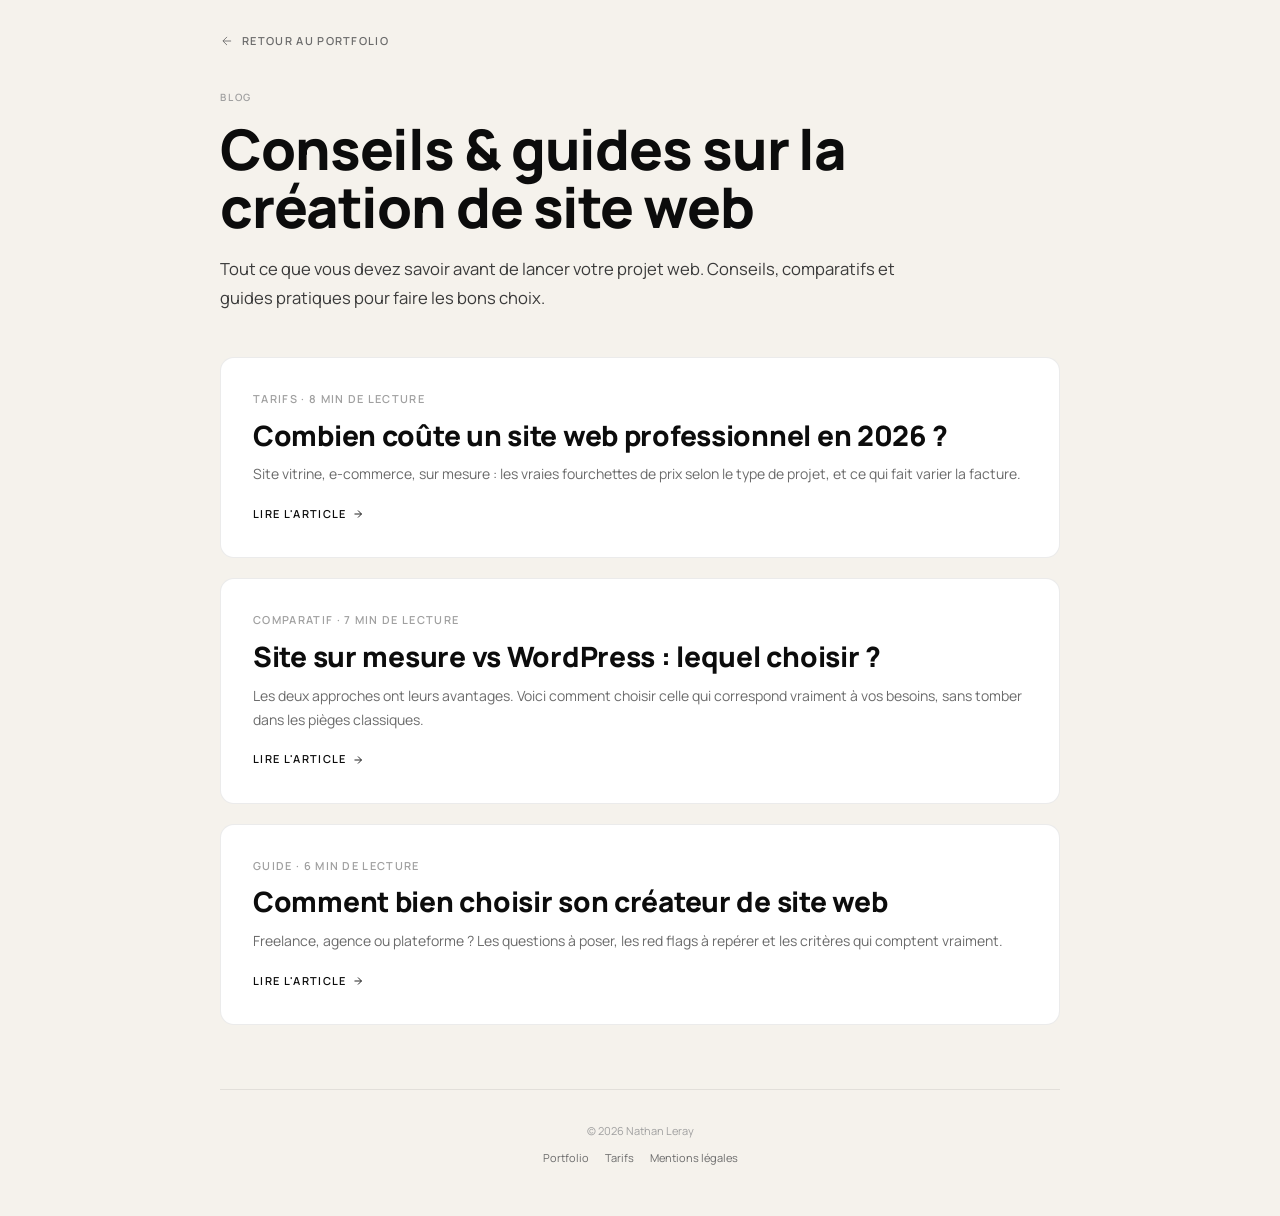
<file: blog/index.html>
<!DOCTYPE html>
<html lang="fr">
<head>
<meta charset="UTF-8">
<meta name="viewport" content="width=device-width,initial-scale=1">
<title>Blog — Conseils sur la cr&eacute;ation de site web | Nathan Leray</title>
<meta name="description" content="Conseils, comparatifs et guides pour cr&eacute;er un site web professionnel. Tarifs, choix techniques, m&eacute;thodes : tout savoir avant de se lancer.">
<link rel="canonical" href="https://nathanleray.com/blog/">
<meta property="og:type" content="website">
<meta property="og:title" content="Blog — Conseils cr&eacute;ation de site web | Nathan Leray">
<meta property="og:description" content="Conseils et guides sur la cr&eacute;ation de site web professionnel.">
<meta property="og:url" content="https://nathanleray.com/blog/">
<meta property="og:image" content="https://nathanleray.com/screenshots/seve.webp">
<meta name="author" content="Nathan Leray">
<meta name="theme-color" content="#F5F2EC">
<link rel="icon" href="data:image/svg+xml,<svg xmlns='http://www.w3.org/2000/svg' viewBox='0 0 100 100'><text y='.88em' font-size='78' font-family='system-ui,sans-serif' font-weight='800' fill='%230C0C0C'>N</text></svg>">
<link rel="preconnect" href="https://fonts.googleapis.com">
<link rel="preconnect" href="https://fonts.gstatic.com" crossorigin>
<link href="https://fonts.googleapis.com/css2?family=Manrope:wght@300;400;500;600;700;800&display=swap" rel="stylesheet">
<style>
:root{--bg:#F5F2EC;--surface:#FFFFFF;--ink:#0C0C0C;--secondary:#3A3A3A;--muted:#6B6B6B;--ghost:#A0A0A0;--border:rgba(0,0,0,.08);--font:'Manrope',system-ui,sans-serif;--ease:cubic-bezier(.16,1,.3,1)}
*,*::before,*::after{margin:0;padding:0;box-sizing:border-box}
html{scroll-behavior:smooth;-webkit-font-smoothing:antialiased}
body{font-family:var(--font);font-weight:400;font-size:15px;line-height:1.7;color:var(--ink);background:var(--bg)}
a{color:inherit;text-decoration:none}
::selection{background:var(--ink);color:var(--bg)}
.container{max-width:920px;margin:0 auto;padding:0 clamp(20px,5vw,40px)}
.back{display:inline-flex;align-items:center;gap:8px;font-size:11px;font-weight:600;letter-spacing:.12em;text-transform:uppercase;color:var(--muted);padding:32px 0;transition:color .3s}
.back:hover{color:var(--ink)}
.back svg{width:14px;height:14px}
.header{margin-bottom:clamp(40px,5vh,64px)}
.tag{display:inline-block;font-size:10px;font-weight:600;letter-spacing:.18em;text-transform:uppercase;color:var(--ghost);margin-bottom:14px}
h1{font-size:clamp(36px,5vw,56px);font-weight:800;line-height:1.05;letter-spacing:-.02em;margin-bottom:18px}
.lead{font-size:clamp(15px,1.3vw,18px);color:var(--secondary);max-width:680px;line-height:1.7}
.articles{display:grid;gap:20px;margin-bottom:64px}
.article-card{display:block;padding:32px;background:var(--surface);border:1px solid var(--border);border-radius:14px;transition:transform .4s var(--ease),box-shadow .4s var(--ease)}
.article-card:hover{transform:translateY(-3px);box-shadow:0 8px 30px rgba(0,0,0,.06)}
.article-meta{font-size:11px;font-weight:600;letter-spacing:.12em;text-transform:uppercase;color:var(--ghost);margin-bottom:10px}
.article-title{font-size:clamp(20px,2.2vw,28px);font-weight:800;line-height:1.2;margin-bottom:10px;letter-spacing:-.01em}
.article-excerpt{font-size:14px;color:var(--muted);line-height:1.7;margin-bottom:14px}
.article-link{font-size:11px;font-weight:600;letter-spacing:.12em;text-transform:uppercase;color:var(--ink);display:inline-flex;align-items:center;gap:6px}
.article-link svg{width:12px;height:12px;transition:transform .3s var(--ease)}
.article-card:hover .article-link svg{transform:translateX(3px)}
.footer{padding:32px 0 48px;text-align:center;font-size:11px;color:var(--ghost);border-top:1px solid var(--border);margin-top:32px}
.footer a{color:var(--muted);transition:color .3s}
.footer a:hover{color:var(--ink)}
.footer-links{margin-top:8px;display:flex;gap:16px;justify-content:center;flex-wrap:wrap}
</style>
<script type="application/ld+json">{"@context":"https://schema.org","@type":"BreadcrumbList","itemListElement":[{"@type":"ListItem","position":1,"name":"Accueil","item":"https://nathanleray.com/"},{"@type":"ListItem","position":2,"name":"Blog","item":"https://nathanleray.com/blog/"}]}</script>
<script type="application/ld+json">{"@context":"https://schema.org","@type":"Blog","name":"Blog Nathan Leray","description":"Conseils et guides sur la cr&eacute;ation de site web professionnel.","url":"https://nathanleray.com/blog/","author":{"@type":"Person","name":"Nathan Leray","url":"https://nathanleray.com"},"inLanguage":"fr-FR","blogPost":[{"@type":"BlogPosting","headline":"Combien co&ucirc;te un site web professionnel en 2026 ?","url":"https://nathanleray.com/blog/combien-coute-un-site-web/","datePublished":"2026-04-02","author":{"@type":"Person","name":"Nathan Leray"}},{"@type":"BlogPosting","headline":"Site sur mesure vs WordPress : lequel choisir ?","url":"https://nathanleray.com/blog/site-sur-mesure-vs-wordpress/","datePublished":"2026-04-02","author":{"@type":"Person","name":"Nathan Leray"}},{"@type":"BlogPosting","headline":"Comment bien choisir son cr&eacute;ateur de site web","url":"https://nathanleray.com/blog/comment-choisir-createur-site/","datePublished":"2026-04-02","author":{"@type":"Person","name":"Nathan Leray"}}]}</script>
</head>
<body>
<div class="container">
  <a href="/" class="back"><svg viewBox="0 0 24 24" fill="none" stroke="currentColor" stroke-width="1.5"><path d="M19 12H5M12 19l-7-7 7-7"/></svg> Retour au portfolio</a>

  <div class="header">
    <p class="tag">Blog</p>
    <h1>Conseils &amp; guides sur la cr&eacute;ation de site web</h1>
    <p class="lead">Tout ce que vous devez savoir avant de lancer votre projet web. Conseils, comparatifs et guides pratiques pour faire les bons choix.</p>
  </div>

  <div class="articles">
    <a href="/blog/combien-coute-un-site-web/" class="article-card">
      <div class="article-meta">Tarifs &middot; 8 min de lecture</div>
      <h2 class="article-title">Combien co&ucirc;te un site web professionnel en 2026 ?</h2>
      <p class="article-excerpt">Site vitrine, e-commerce, sur mesure&nbsp;: les vraies fourchettes de prix selon le type de projet, et ce qui fait varier la facture.</p>
      <span class="article-link">Lire l'article <svg viewBox="0 0 24 24" fill="none" stroke="currentColor" stroke-width="1.8"><path d="M5 12h14M12 5l7 7-7 7"/></svg></span>
    </a>

    <a href="/blog/site-sur-mesure-vs-wordpress/" class="article-card">
      <div class="article-meta">Comparatif &middot; 7 min de lecture</div>
      <h2 class="article-title">Site sur mesure vs WordPress&nbsp;: lequel choisir&nbsp;?</h2>
      <p class="article-excerpt">Les deux approches ont leurs avantages. Voici comment choisir celle qui correspond vraiment &agrave; vos besoins, sans tomber dans les pi&egrave;ges classiques.</p>
      <span class="article-link">Lire l'article <svg viewBox="0 0 24 24" fill="none" stroke="currentColor" stroke-width="1.8"><path d="M5 12h14M12 5l7 7-7 7"/></svg></span>
    </a>

    <a href="/blog/comment-choisir-createur-site/" class="article-card">
      <div class="article-meta">Guide &middot; 6 min de lecture</div>
      <h2 class="article-title">Comment bien choisir son cr&eacute;ateur de site web</h2>
      <p class="article-excerpt">Freelance, agence ou plateforme&nbsp;? Les questions &agrave; poser, les red flags &agrave; rep&eacute;rer et les crit&egrave;res qui comptent vraiment.</p>
      <span class="article-link">Lire l'article <svg viewBox="0 0 24 24" fill="none" stroke="currentColor" stroke-width="1.8"><path d="M5 12h14M12 5l7 7-7 7"/></svg></span>
    </a>
  </div>

  <div class="footer">
    <p>&copy; 2026 Nathan Leray</p>
    <div class="footer-links">
      <a href="/">Portfolio</a>
      <a href="/offres/">Tarifs</a>
      <a href="/mentions-legales/">Mentions l&eacute;gales</a>
    </div>
  </div>
</div>
</body>
</html>
</file>
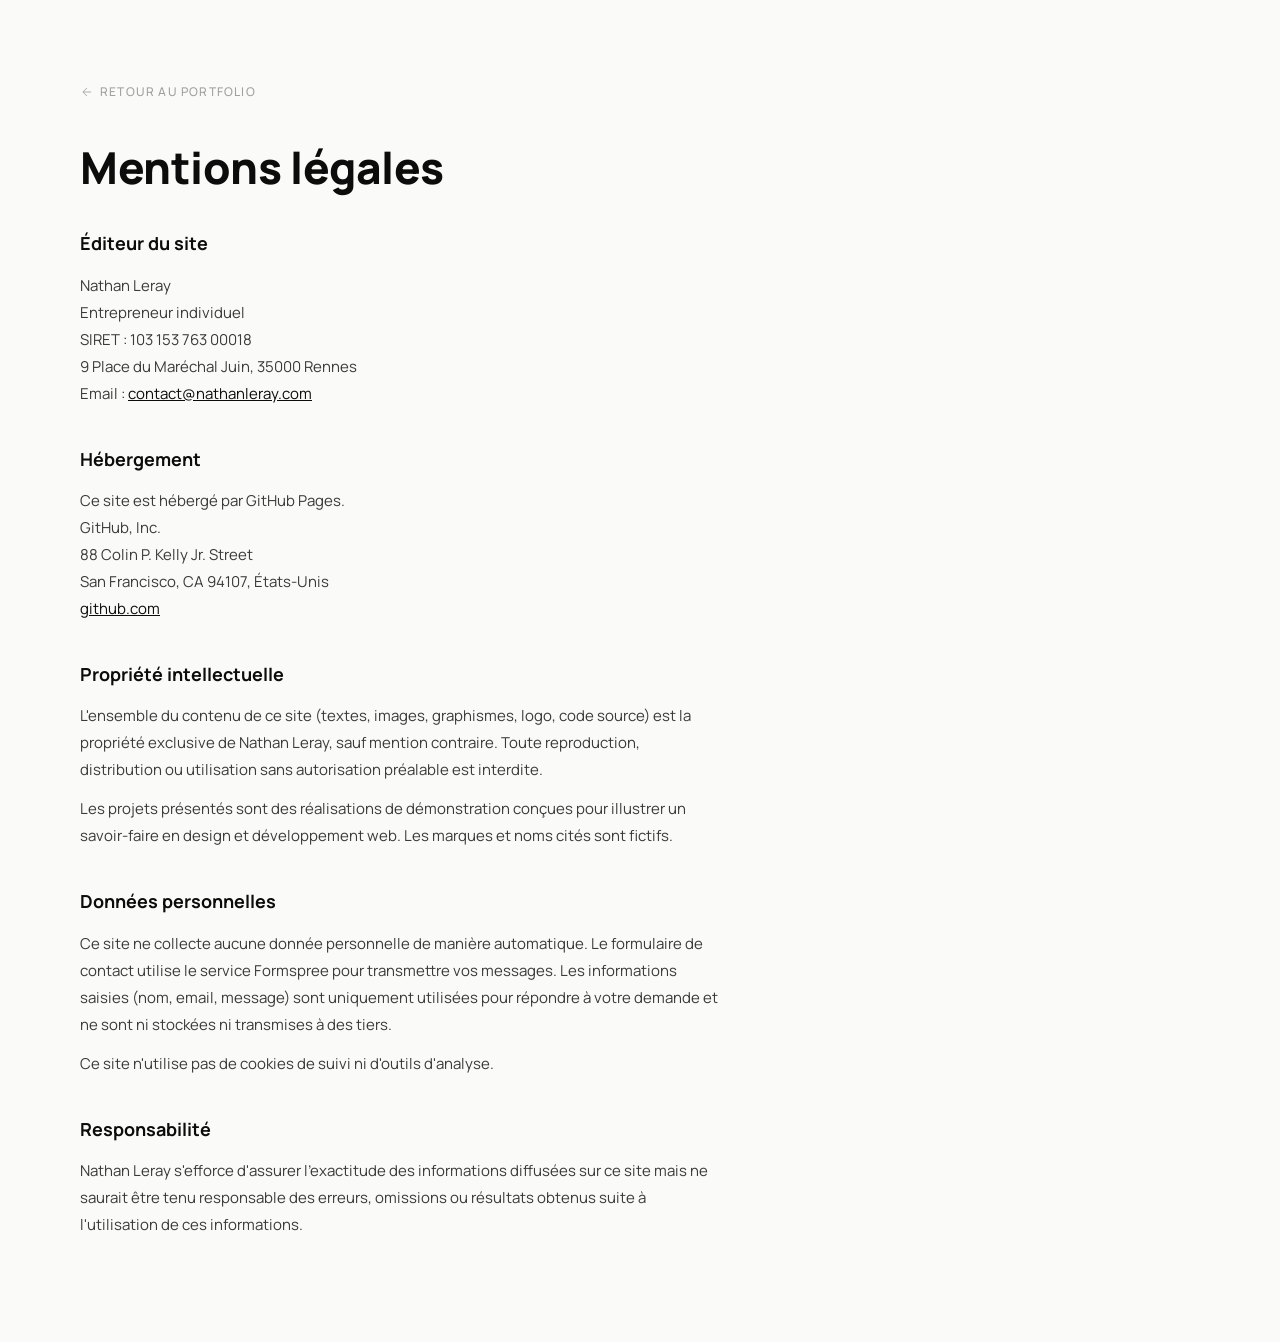
<file: mentions-legales/index.html>
<!DOCTYPE html>
<html lang="fr">
<head>
<meta charset="UTF-8">
<meta name="viewport" content="width=device-width,initial-scale=1">
<title>Mentions l&eacute;gales — Nathan Leray</title>
<meta name="robots" content="noindex">
<link rel="preconnect" href="https://fonts.googleapis.com">
<link rel="preconnect" href="https://fonts.gstatic.com" crossorigin>
<link href="https://fonts.googleapis.com/css2?family=Manrope:wght@300;400;500;600;700;800&display=swap" rel="stylesheet">
<link rel="icon" href="data:image/svg+xml,<svg xmlns='http://www.w3.org/2000/svg' viewBox='0 0 100 100'><text y='.88em' font-size='78' font-family='system-ui,sans-serif' font-weight='800' fill='%230C0C0C'>N</text></svg>">
<style>
*,*::before,*::after{margin:0;padding:0;box-sizing:border-box}
html{scroll-behavior:smooth;-webkit-font-smoothing:antialiased}
body{font-family:'Manrope',system-ui,sans-serif;font-weight:400;font-size:15px;line-height:1.8;color:#0C0C0C;background:#FAFAF8;padding:clamp(40px,8vw,80px)}
a{color:#0C0C0C}
.back{display:inline-flex;align-items:center;gap:6px;font-size:12px;font-weight:500;letter-spacing:.1em;text-transform:uppercase;color:#A0A0A0;text-decoration:none;margin-bottom:40px;transition:color .3s}
.back:hover{color:#0C0C0C}
.back svg{width:14px;height:14px}
h1{font-size:clamp(28px,4vw,44px);font-weight:800;line-height:1.1;margin-bottom:32px;letter-spacing:-.01em}
h2{font-size:18px;font-weight:700;margin-top:36px;margin-bottom:12px}
p{color:#3A3A3A;margin-bottom:12px;max-width:640px}
.section{margin-bottom:24px}
</style>
</head>
<body>
<a href="/" class="back"><svg viewBox="0 0 24 24" fill="none" stroke="currentColor" stroke-width="1.5"><path d="M19 12H5M12 19l-7-7 7-7"/></svg> Retour au portfolio</a>

<h1>Mentions l&eacute;gales</h1>

<div class="section">
<h2>&Eacute;diteur du site</h2>
<p>
Nathan Leray<br>
Entrepreneur individuel<br>
SIRET : 103 153 763 00018<br>
9 Place du Mar&eacute;chal Juin, 35000 Rennes<br>
Email : <a href="mailto:contact@nathanleray.com">contact@nathanleray.com</a>
</p>
</div>

<div class="section">
<h2>H&eacute;bergement</h2>
<p>
Ce site est h&eacute;berg&eacute; par GitHub Pages.<br>
GitHub, Inc.<br>
88 Colin P. Kelly Jr. Street<br>
San Francisco, CA 94107, &Eacute;tats-Unis<br>
<a href="https://github.com" target="_blank" rel="noopener noreferrer">github.com</a>
</p>
</div>

<div class="section">
<h2>Propri&eacute;t&eacute; intellectuelle</h2>
<p>L'ensemble du contenu de ce site (textes, images, graphismes, logo, code source) est la propri&eacute;t&eacute; exclusive de Nathan Leray, sauf mention contraire. Toute reproduction, distribution ou utilisation sans autorisation pr&eacute;alable est interdite.</p>
<p>Les projets pr&eacute;sent&eacute;s sont des r&eacute;alisations de d&eacute;monstration con&ccedil;ues pour illustrer un savoir-faire en design et d&eacute;veloppement web. Les marques et noms cit&eacute;s sont fictifs.</p>
</div>

<div class="section">
<h2>Donn&eacute;es personnelles</h2>
<p>Ce site ne collecte aucune donn&eacute;e personnelle de mani&egrave;re automatique. Le formulaire de contact utilise le service Formspree pour transmettre vos messages. Les informations saisies (nom, email, message) sont uniquement utilis&eacute;es pour r&eacute;pondre &agrave; votre demande et ne sont ni stock&eacute;es ni transmises &agrave; des tiers.</p>
<p>Ce site n'utilise pas de cookies de suivi ni d'outils d'analyse.</p>
</div>

<div class="section">
<h2>Responsabilit&eacute;</h2>
<p>Nathan Leray s'efforce d'assurer l'exactitude des informations diffus&eacute;es sur ce site mais ne saurait &ecirc;tre tenu responsable des erreurs, omissions ou r&eacute;sultats obtenus suite &agrave; l'utilisation de ces informations.</p>
</div>

</body>
</html>
</file>
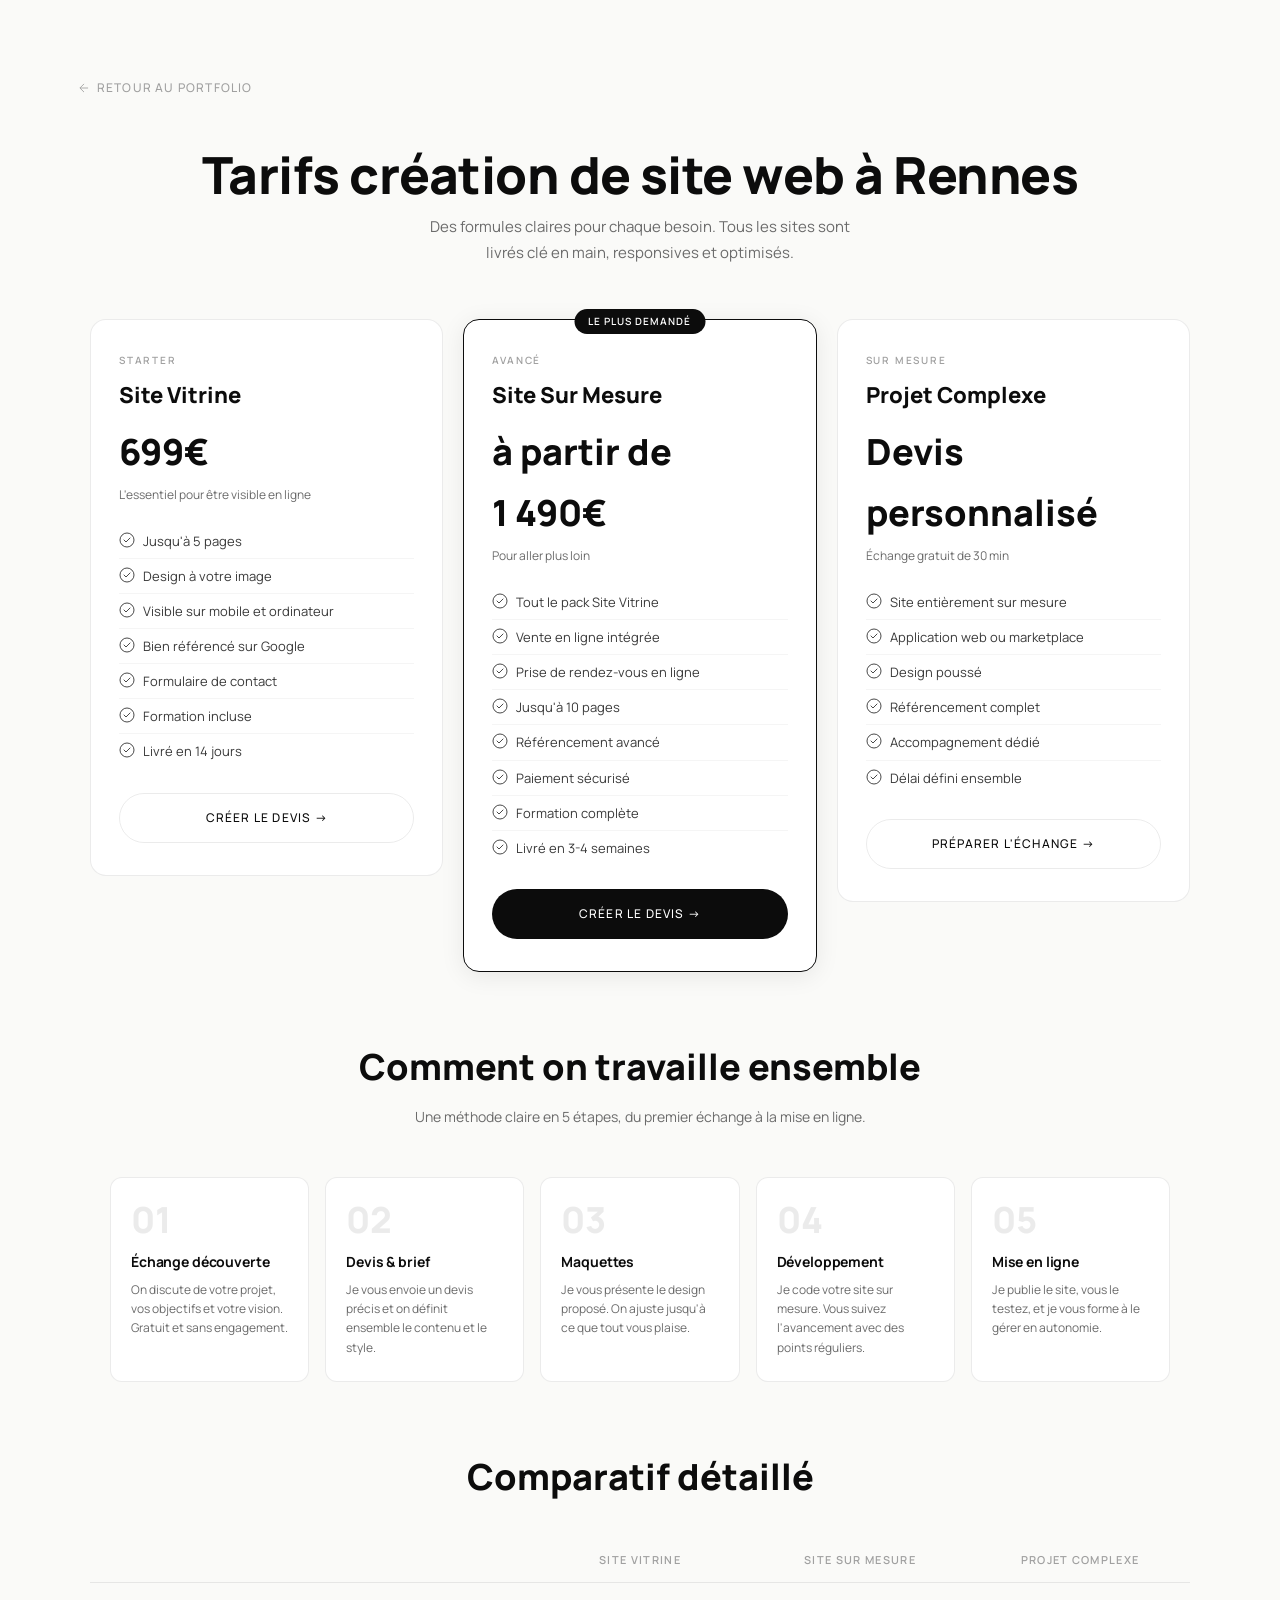
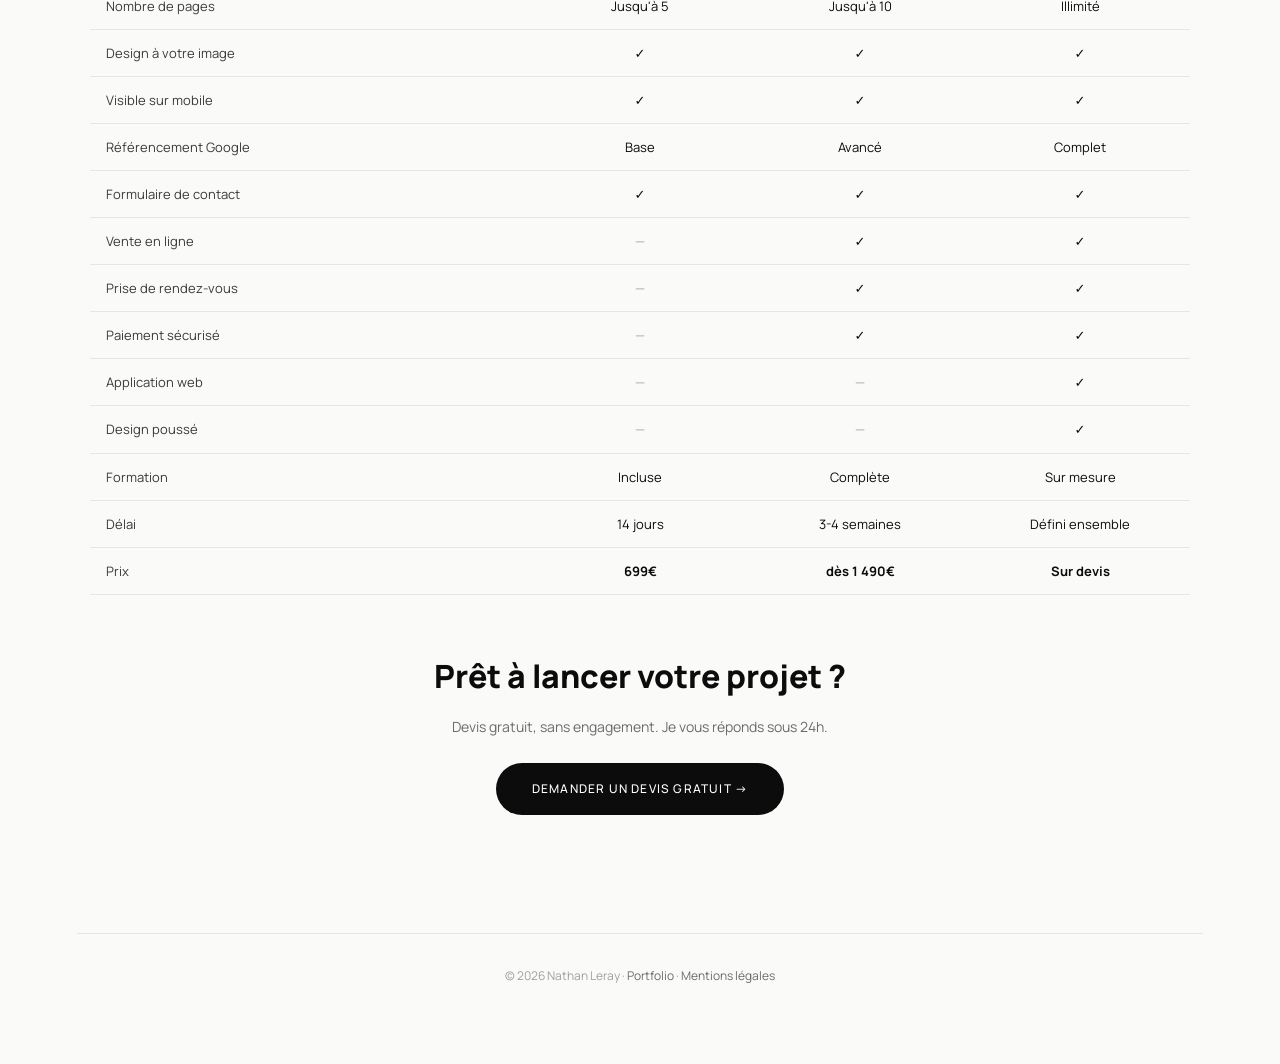
<file: offres/index.html>
<!DOCTYPE html>
<html lang="fr">
<head>
<meta charset="UTF-8">
<meta name="viewport" content="width=device-width,initial-scale=1">
<title>Tarifs cr&eacute;ation de site web &agrave; Rennes | D&egrave;s 699&euro; — Nathan Leray</title>
<meta name="description" content="Tarifs cr&eacute;ation de sites web sur mesure &agrave; Rennes. Site vitrine d&egrave;s 699&euro;, site sur mesure d&egrave;s 1490&euro;, projet complexe sur devis. Devis gratuit.">
<link rel="canonical" href="https://nathanleray.com/offres/">
<meta property="og:title" content="Tarifs cr&eacute;ation de site web &agrave; Rennes — Nathan Leray">
<meta property="og:description" content="Sites web sur mesure d&egrave;s 699&euro;. Devis gratuit, sans engagement.">
<meta property="og:url" content="https://nathanleray.com/offres/">
<meta property="og:type" content="website">
<meta property="og:image" content="https://nathanleray.com/screenshots/seve.webp">
<meta name="twitter:card" content="summary_large_image">
<meta name="twitter:image" content="https://nathanleray.com/screenshots/seve.webp">
<meta name="author" content="Nathan Leray">
<link rel="preconnect" href="https://fonts.googleapis.com">
<link rel="preconnect" href="https://fonts.gstatic.com" crossorigin>
<link href="https://fonts.googleapis.com/css2?family=Manrope:wght@300;400;500;600;700;800&display=swap" rel="stylesheet">
<link rel="icon" href="data:image/svg+xml,<svg xmlns='http://www.w3.org/2000/svg' viewBox='0 0 100 100'><text y='.88em' font-size='78' font-family='system-ui,sans-serif' font-weight='800' fill='%230C0C0C'>N</text></svg>">
<style>
:root{--bg:#FAFAF8;--surface:#FFFFFF;--ink:#0C0C0C;--secondary:#3A3A3A;--muted:#6B6B6B;--ghost:#A0A0A0;--border:rgba(0,0,0,.08);--font:'Manrope',system-ui,sans-serif;--ease:cubic-bezier(.16,1,.3,1)}
*,*::before,*::after{margin:0;padding:0;box-sizing:border-box}
html{scroll-behavior:smooth;-webkit-font-smoothing:antialiased}
body{font-family:var(--font);font-weight:400;font-size:15px;line-height:1.7;color:var(--ink);background:var(--bg);padding:clamp(32px,6vw,80px)}
a{color:var(--ink);text-decoration:none}
::selection{background:var(--ink);color:var(--bg)}

.back{display:inline-flex;align-items:center;gap:6px;font-size:12px;font-weight:500;letter-spacing:.1em;text-transform:uppercase;color:var(--ghost);margin-bottom:48px;transition:color .3s}
.back:hover{color:var(--ink)}
.back svg{width:14px;height:14px}

.header{text-align:center;margin-bottom:clamp(40px,6vh,64px)}
h1{font-size:clamp(32px,4vw,52px);font-weight:800;line-height:1.1;margin-bottom:12px;letter-spacing:-.01em}
.header p{font-size:15px;color:var(--muted);max-width:460px;margin:0 auto}

/* Cards */
.cards{display:grid;grid-template-columns:repeat(3,1fr);gap:20px;max-width:1100px;margin:0 auto 64px;align-items:start}
@media(max-width:900px){.cards{grid-template-columns:1fr;max-width:480px;gap:16px}}
.card{border:1px solid var(--border);border-radius:16px;padding:32px 28px;background:var(--surface);position:relative}
.card--feat{border-color:var(--ink);box-shadow:0 4px 24px rgba(0,0,0,.08)}
.badge{position:absolute;top:-11px;left:50%;transform:translateX(-50%);background:var(--ink);color:#fff;font-size:10px;font-weight:600;letter-spacing:.1em;text-transform:uppercase;padding:4px 14px;border-radius:99px;white-space:nowrap}
.card-type{font-size:10px;font-weight:600;letter-spacing:.18em;text-transform:uppercase;color:var(--ghost);margin-bottom:8px}
.card-name{font-size:22px;font-weight:800;margin-bottom:6px}
.card-price{font-size:clamp(28px,3vw,36px);font-weight:800;margin-bottom:4px}
.card-price-sub{font-size:12px;color:var(--muted);margin-bottom:20px;line-height:1.5}
.card ul{list-style:none;margin-bottom:24px}
.card li{font-size:13px;color:var(--secondary);padding:6px 0;border-bottom:1px solid rgba(0,0,0,.04);display:flex;align-items:flex-start;gap:8px}
.card li:last-child{border-bottom:none}
.card li::before{content:'';display:block;width:16px;height:16px;flex-shrink:0;margin-top:2px;background:url("data:image/svg+xml,%3Csvg viewBox='0 0 16 16' fill='none' xmlns='http://www.w3.org/2000/svg'%3E%3Ccircle cx='8' cy='8' r='7' stroke='%230C0C0C' stroke-width='.75'/%3E%3Cpath d='M5 8l2 2 4-4' stroke='%230C0C0C' stroke-width='.75' stroke-linecap='round' stroke-linejoin='round'/%3E%3C/svg%3E") no-repeat center/contain}
.card-cta{display:block;text-align:center;padding:14px;border:1px solid var(--border);border-radius:99px;font-family:var(--font);font-size:12px;font-weight:500;letter-spacing:.1em;text-transform:uppercase;color:var(--ink);transition:all .35s var(--ease)}
.card-cta:hover{background:var(--ink);color:#fff;border-color:var(--ink)}
.card--feat .card-cta{background:var(--ink);color:#fff}
.card--feat .card-cta:hover{background:#333}

/* Process steps */
.process{max-width:1100px;margin:64px auto;padding:0 20px}
.process h2{font-size:clamp(24px,3vw,36px);font-weight:800;text-align:center;margin-bottom:8px}
.process-sub{text-align:center;font-size:14px;color:var(--muted);margin-bottom:48px}
.process-grid{display:grid;grid-template-columns:repeat(5,1fr);gap:16px;position:relative}
@media(max-width:900px){.process-grid{grid-template-columns:repeat(2,1fr);gap:24px}}
@media(max-width:520px){.process-grid{grid-template-columns:1fr}}
.process-step{position:relative;padding:24px 20px;background:var(--surface);border:1px solid var(--border);border-radius:12px;transition:transform .4s var(--ease),box-shadow .4s var(--ease)}
.process-step:hover{transform:translateY(-3px);box-shadow:0 8px 24px rgba(0,0,0,.05)}
.process-num{font-family:var(--font);font-weight:800;font-size:36px;color:rgba(0,0,0,.08);line-height:1;margin-bottom:12px}
.process-name{font-size:14px;font-weight:700;margin-bottom:6px;letter-spacing:-.01em}
.process-desc{font-size:12px;color:var(--muted);line-height:1.6}

/* Tableau comparatif */
.compare{max-width:1100px;margin:0 auto}
.compare h2{font-size:clamp(24px,3vw,36px);font-weight:800;text-align:center;margin-bottom:32px}
.compare-table{width:100%;border-collapse:collapse}
.compare-table th,.compare-table td{padding:12px 16px;text-align:left;font-size:13px;border-bottom:1px solid var(--border)}
.compare-table th{font-weight:600;font-size:11px;letter-spacing:.12em;text-transform:uppercase;color:var(--ghost);background:var(--bg);position:sticky;top:0}
.compare-table th:not(:first-child),.compare-table td:not(:first-child){text-align:center;width:20%}
.compare-table td:first-child{color:var(--secondary);font-weight:400}
.compare-table .feat-name{font-weight:500;color:var(--ink)}
.check{color:var(--ink);font-weight:600}
.dash{color:var(--ghost)}
@media(max-width:768px){.compare-table{font-size:12px;display:block;overflow-x:auto}.compare-table th,.compare-table td{padding:10px 12px;white-space:nowrap}}

.footer{text-align:center;margin-top:64px;padding-top:32px;border-top:1px solid var(--border);font-size:12px;color:var(--ghost)}
.footer a{color:var(--muted);transition:color .3s}
.footer a:hover{color:var(--ink)}
</style>
<script type="application/ld+json">{"@context":"https://schema.org","@type":"BreadcrumbList","itemListElement":[{"@type":"ListItem","position":1,"name":"Accueil","item":"https://nathanleray.com/"},{"@type":"ListItem","position":2,"name":"Tarifs","item":"https://nathanleray.com/offres/"}]}</script>
</head>
<body>
<a href="/" class="back"><svg viewBox="0 0 24 24" fill="none" stroke="currentColor" stroke-width="1.5"><path d="M19 12H5M12 19l-7-7 7-7"/></svg> Retour au portfolio</a>

<div class="header">
  <h1>Tarifs cr&eacute;ation de site web &agrave; Rennes</h1>
  <p>Des formules claires pour chaque besoin. Tous les sites sont livr&eacute;s cl&eacute; en main, responsives et optimis&eacute;s.</p>
</div>

<div class="cards">
  <div class="card">
    <div class="card-type">Starter</div>
    <div class="card-name">Site Vitrine</div>
    <div class="card-price">699&euro;</div>
    <div class="card-price-sub">L'essentiel pour &ecirc;tre visible en ligne</div>
    <ul>
      <li>Jusqu'&agrave; 5 pages</li>
      <li>Design &agrave; votre image</li>
      <li>Visible sur mobile et ordinateur</li>
      <li>Bien r&eacute;f&eacute;renc&eacute; sur Google</li>
      <li>Formulaire de contact</li>
      <li>Formation incluse</li>
      <li>Livr&eacute; en 14 jours</li>
    </ul>
    <a href="/#contact" class="card-cta">Cr&eacute;er le devis &rarr;</a>
  </div>
  <div class="card card--feat">
    <span class="badge">Le plus demand&eacute;</span>
    <div class="card-type">Avanc&eacute;</div>
    <div class="card-name">Site Sur Mesure</div>
    <div class="card-price">&agrave; partir de 1&nbsp;490&euro;</div>
    <div class="card-price-sub">Pour aller plus loin</div>
    <ul>
      <li>Tout le pack Site Vitrine</li>
      <li>Vente en ligne int&eacute;gr&eacute;e</li>
      <li>Prise de rendez-vous en ligne</li>
      <li>Jusqu'&agrave; 10 pages</li>
      <li>R&eacute;f&eacute;rencement avanc&eacute;</li>
      <li>Paiement s&eacute;curis&eacute;</li>
      <li>Formation compl&egrave;te</li>
      <li>Livr&eacute; en 3-4 semaines</li>
    </ul>
    <a href="/#contact" class="card-cta">Cr&eacute;er le devis &rarr;</a>
  </div>
  <div class="card">
    <div class="card-type">Sur mesure</div>
    <div class="card-name">Projet Complexe</div>
    <div class="card-price">Devis personnalis&eacute;</div>
    <div class="card-price-sub">&Eacute;change gratuit de 30 min</div>
    <ul>
      <li>Site enti&egrave;rement sur mesure</li>
      <li>Application web ou marketplace</li>
      <li>Design pouss&eacute;</li>
      <li>R&eacute;f&eacute;rencement complet</li>
      <li>Accompagnement d&eacute;di&eacute;</li>
      <li>D&eacute;lai d&eacute;fini ensemble</li>
    </ul>
    <a href="/#contact" class="card-cta">Pr&eacute;parer l'&eacute;change &rarr;</a>
  </div>
</div>

<section class="process">
  <h2>Comment on travaille ensemble</h2>
  <p class="process-sub">Une m&eacute;thode claire en 5 &eacute;tapes, du premier &eacute;change &agrave; la mise en ligne.</p>
  <div class="process-grid">
    <div class="process-step">
      <div class="process-num">01</div>
      <div class="process-name">&Eacute;change d&eacute;couverte</div>
      <div class="process-desc">On discute de votre projet, vos objectifs et votre vision. Gratuit et sans engagement.</div>
    </div>
    <div class="process-step">
      <div class="process-num">02</div>
      <div class="process-name">Devis &amp; brief</div>
      <div class="process-desc">Je vous envoie un devis pr&eacute;cis et on d&eacute;finit ensemble le contenu et le style.</div>
    </div>
    <div class="process-step">
      <div class="process-num">03</div>
      <div class="process-name">Maquettes</div>
      <div class="process-desc">Je vous pr&eacute;sente le design propos&eacute;. On ajuste jusqu'&agrave; ce que tout vous plaise.</div>
    </div>
    <div class="process-step">
      <div class="process-num">04</div>
      <div class="process-name">D&eacute;veloppement</div>
      <div class="process-desc">Je code votre site sur mesure. Vous suivez l'avancement avec des points r&eacute;guliers.</div>
    </div>
    <div class="process-step">
      <div class="process-num">05</div>
      <div class="process-name">Mise en ligne</div>
      <div class="process-desc">Je publie le site, vous le testez, et je vous forme &agrave; le g&eacute;rer en autonomie.</div>
    </div>
  </div>
</section>

<div class="compare">
  <h2>Comparatif d&eacute;taill&eacute;</h2>
  <table class="compare-table">
    <thead>
      <tr><th></th><th>Site Vitrine</th><th>Site Sur Mesure</th><th>Projet Complexe</th></tr>
    </thead>
    <tbody>
      <tr><td class="feat-name">Nombre de pages</td><td>Jusqu'&agrave; 5</td><td>Jusqu'&agrave; 10</td><td>Illimit&eacute;</td></tr>
      <tr><td class="feat-name">Design &agrave; votre image</td><td class="check">&check;</td><td class="check">&check;</td><td class="check">&check;</td></tr>
      <tr><td class="feat-name">Visible sur mobile</td><td class="check">&check;</td><td class="check">&check;</td><td class="check">&check;</td></tr>
      <tr><td class="feat-name">R&eacute;f&eacute;rencement Google</td><td>Base</td><td>Avanc&eacute;</td><td>Complet</td></tr>
      <tr><td class="feat-name">Formulaire de contact</td><td class="check">&check;</td><td class="check">&check;</td><td class="check">&check;</td></tr>
      <tr><td class="feat-name">Vente en ligne</td><td class="dash">&mdash;</td><td class="check">&check;</td><td class="check">&check;</td></tr>
      <tr><td class="feat-name">Prise de rendez-vous</td><td class="dash">&mdash;</td><td class="check">&check;</td><td class="check">&check;</td></tr>
      <tr><td class="feat-name">Paiement s&eacute;curis&eacute;</td><td class="dash">&mdash;</td><td class="check">&check;</td><td class="check">&check;</td></tr>
      <tr><td class="feat-name">Application web</td><td class="dash">&mdash;</td><td class="dash">&mdash;</td><td class="check">&check;</td></tr>
      <tr><td class="feat-name">Design pouss&eacute;</td><td class="dash">&mdash;</td><td class="dash">&mdash;</td><td class="check">&check;</td></tr>
      <tr><td class="feat-name">Formation</td><td>Incluse</td><td>Compl&egrave;te</td><td>Sur mesure</td></tr>
      <tr><td class="feat-name">D&eacute;lai</td><td>14 jours</td><td>3-4 semaines</td><td>D&eacute;fini ensemble</td></tr>
      <tr><td class="feat-name">Prix</td><td><strong>699&euro;</strong></td><td><strong>d&egrave;s 1&nbsp;490&euro;</strong></td><td><strong>Sur devis</strong></td></tr>
    </tbody>
  </table>
</div>

<div style="text-align:center;padding:clamp(40px,6vh,64px) 24px;max-width:520px;margin:0 auto">
  <h2 style="font-size:clamp(22px,3vw,32px);font-weight:800;margin-bottom:12px">Pr&ecirc;t &agrave; lancer votre projet ?</h2>
  <p style="font-size:14px;color:var(--muted);margin-bottom:24px">Devis gratuit, sans engagement. Je vous r&eacute;ponds sous 24h.</p>
  <a href="/#contact" style="display:inline-flex;align-items:center;gap:8px;padding:16px 36px;background:var(--ink);color:#fff;font-family:var(--font);font-size:12px;font-weight:500;letter-spacing:.1em;text-transform:uppercase;border-radius:99px;transition:all .35s;text-decoration:none" onmouseover="this.style.background='#333';this.style.transform='translateY(-1px)'" onmouseout="this.style.background='var(--ink)';this.style.transform=''">Demander un devis gratuit &rarr;</a>
</div>

<div class="footer">
  <p>&copy; 2026 Nathan Leray &middot; <a href="/">Portfolio</a> &middot; <a href="/mentions-legales/">Mentions l&eacute;gales</a></p>
</div>
</body>
</html>
</file>
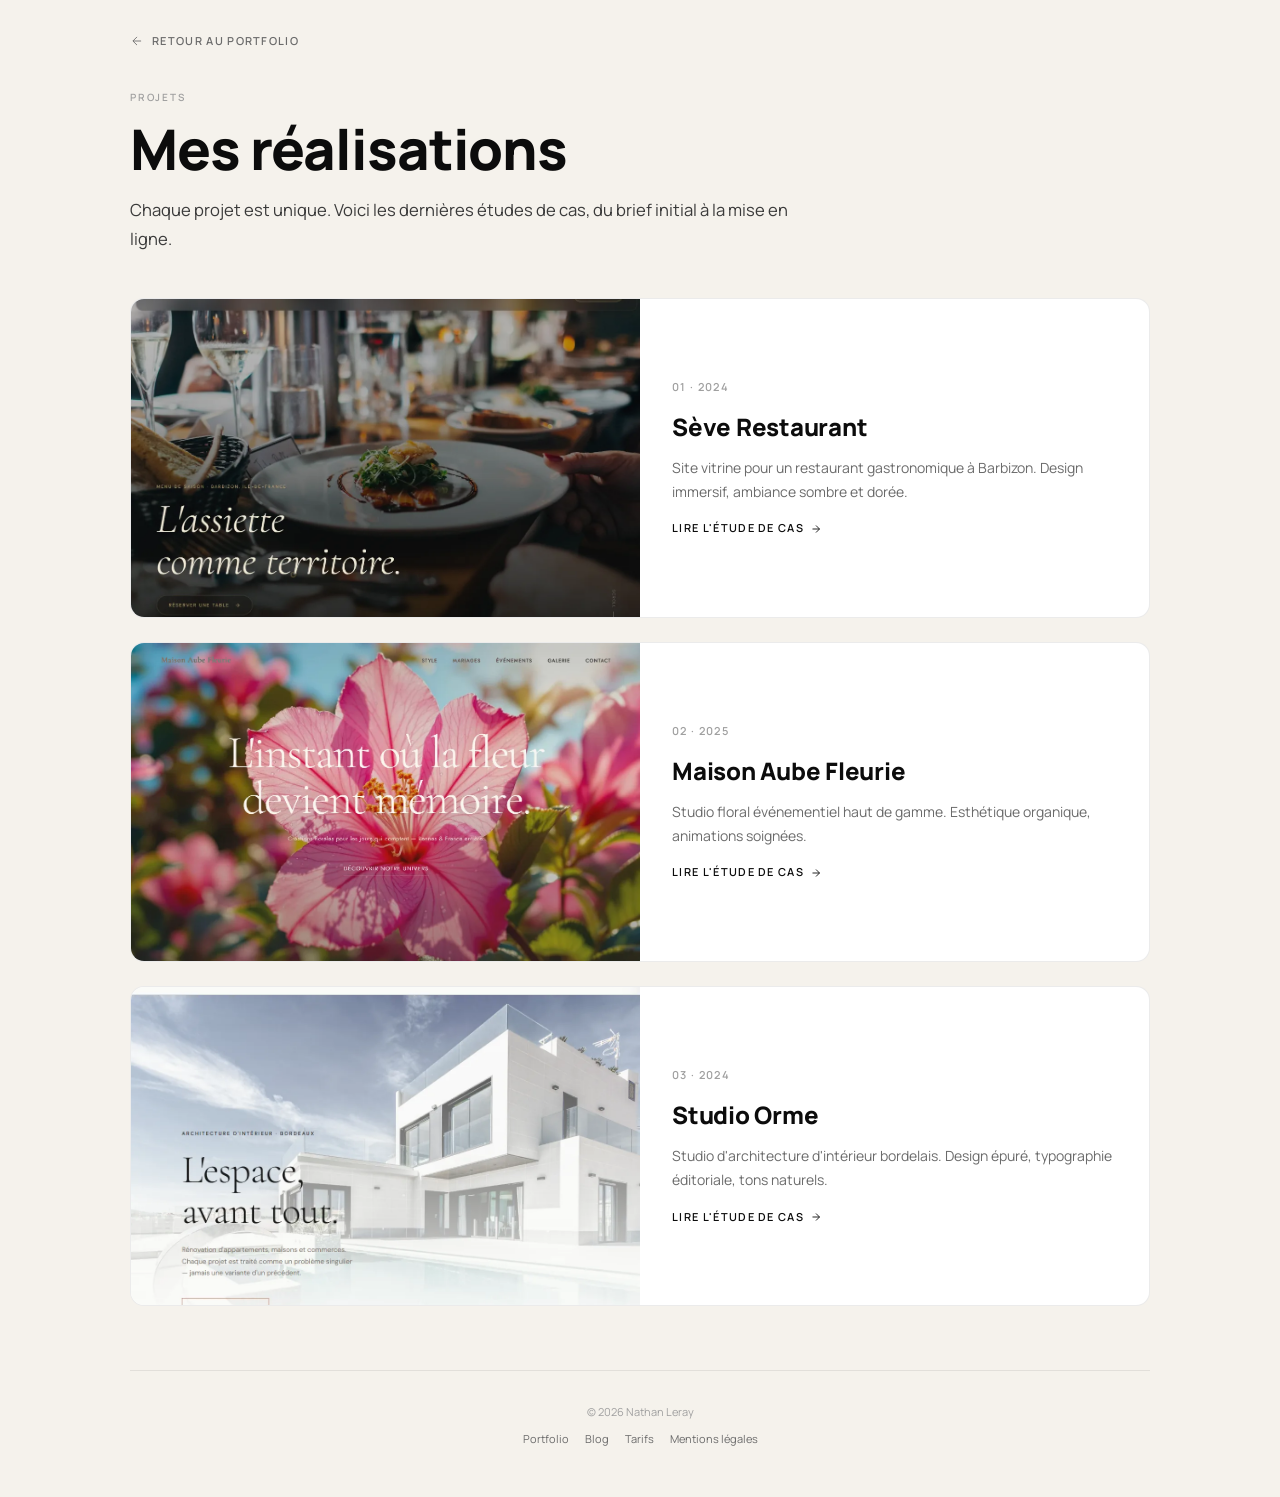
<file: projets/index.html>
<!DOCTYPE html>
<html lang="fr">
<head>
<meta charset="UTF-8">
<meta name="viewport" content="width=device-width,initial-scale=1">
<title>Mes projets — Nathan Leray | Portfolio</title>
<meta name="description" content="D&eacute;couvrez les projets web de Nathan Leray. Sites vitrines pour restaurants, fleuristes et architectes. Design soign&eacute;, code sur mesure.">
<link rel="canonical" href="https://nathanleray.com/projets/">
<meta property="og:type" content="website">
<meta property="og:title" content="Mes projets — Nathan Leray">
<meta property="og:description" content="D&eacute;couvrez mes derni&egrave;res r&eacute;alisations web.">
<meta property="og:url" content="https://nathanleray.com/projets/">
<meta property="og:image" content="https://nathanleray.com/screenshots/seve.webp">
<meta name="author" content="Nathan Leray">
<meta name="theme-color" content="#F5F2EC">
<link rel="icon" href="data:image/svg+xml,<svg xmlns='http://www.w3.org/2000/svg' viewBox='0 0 100 100'><text y='.88em' font-size='78' font-family='system-ui,sans-serif' font-weight='800' fill='%230C0C0C'>N</text></svg>">
<link rel="preconnect" href="https://fonts.googleapis.com">
<link rel="preconnect" href="https://fonts.gstatic.com" crossorigin>
<link href="https://fonts.googleapis.com/css2?family=Manrope:wght@300;400;500;600;700;800&display=swap" rel="stylesheet">
<style>
:root{--bg:#F5F2EC;--surface:#FFFFFF;--ink:#0C0C0C;--secondary:#3A3A3A;--muted:#6B6B6B;--ghost:#A0A0A0;--border:rgba(0,0,0,.08);--font:'Manrope',system-ui,sans-serif;--ease:cubic-bezier(.16,1,.3,1)}
*,*::before,*::after{margin:0;padding:0;box-sizing:border-box}
html{scroll-behavior:smooth;-webkit-font-smoothing:antialiased}
body{font-family:var(--font);font-weight:400;font-size:15px;line-height:1.7;color:var(--ink);background:var(--bg)}
a{color:inherit;text-decoration:none}
img{display:block;max-width:100%}
.container{max-width:1100px;margin:0 auto;padding:0 clamp(20px,5vw,40px)}
.back{display:inline-flex;align-items:center;gap:8px;font-size:11px;font-weight:600;letter-spacing:.12em;text-transform:uppercase;color:var(--muted);padding:32px 0;transition:color .3s}
.back:hover{color:var(--ink)}
.back svg{width:14px;height:14px}
.header{margin-bottom:clamp(40px,5vh,64px)}
.tag{display:inline-block;font-size:10px;font-weight:600;letter-spacing:.18em;text-transform:uppercase;color:var(--ghost);margin-bottom:14px}
h1{font-size:clamp(36px,5vw,56px);font-weight:800;line-height:1.05;letter-spacing:-.02em;margin-bottom:18px}
.lead{font-size:clamp(15px,1.3vw,18px);color:var(--secondary);max-width:680px;line-height:1.7}
.projects-grid{display:grid;gap:24px;margin-bottom:64px}
.project-card{display:grid;grid-template-columns:1fr 1fr;gap:0;background:var(--surface);border:1px solid var(--border);border-radius:14px;overflow:hidden;transition:transform .4s var(--ease),box-shadow .4s var(--ease)}
.project-card:hover{transform:translateY(-3px);box-shadow:0 12px 40px rgba(0,0,0,.06)}
@media(max-width:768px){.project-card{grid-template-columns:1fr}}
.project-card-img{aspect-ratio:16/10;overflow:hidden}
.project-card-img img{width:100%;height:100%;object-fit:cover;transition:transform .6s var(--ease)}
.project-card:hover img{transform:scale(1.04)}
.project-card-content{padding:32px;display:flex;flex-direction:column;justify-content:center}
.project-card-num{font-size:11px;font-weight:600;letter-spacing:.12em;color:var(--ghost);margin-bottom:10px}
.project-card-title{font-size:24px;font-weight:800;letter-spacing:-.01em;margin-bottom:8px}
.project-card-desc{font-size:14px;color:var(--muted);line-height:1.7;margin-bottom:16px}
.project-card-link{font-size:11px;font-weight:600;letter-spacing:.12em;text-transform:uppercase;display:inline-flex;align-items:center;gap:6px}
.project-card-link svg{width:12px;height:12px;transition:transform .3s var(--ease)}
.project-card:hover .project-card-link svg{transform:translateX(3px)}
.footer{padding:32px 0 48px;text-align:center;font-size:11px;color:var(--ghost);border-top:1px solid var(--border);margin-top:32px}
.footer a{color:var(--muted);transition:color .3s}
.footer a:hover{color:var(--ink)}
.footer-links{margin-top:8px;display:flex;gap:16px;justify-content:center;flex-wrap:wrap}
</style>
<script type="application/ld+json">{"@context":"https://schema.org","@type":"BreadcrumbList","itemListElement":[{"@type":"ListItem","position":1,"name":"Accueil","item":"https://nathanleray.com/"},{"@type":"ListItem","position":2,"name":"Projets","item":"https://nathanleray.com/projets/"}]}</script>
<script type="application/ld+json">{"@context":"https://schema.org","@type":"CollectionPage","name":"Mes projets","description":"D&eacute;couvrez les projets web de Nathan Leray.","url":"https://nathanleray.com/projets/","inLanguage":"fr-FR","mainEntity":{"@type":"ItemList","itemListElement":[{"@type":"ListItem","position":1,"url":"https://nathanleray.com/projets/seve-restaurant/","name":"S&egrave;ve Restaurant"},{"@type":"ListItem","position":2,"url":"https://nathanleray.com/projets/aube-fleurie/","name":"Maison Aube Fleurie"},{"@type":"ListItem","position":3,"url":"https://nathanleray.com/projets/studio-orme/","name":"Studio Orme"}]}}</script>
</head>
<body>
<div class="container">
  <a href="/" class="back"><svg viewBox="0 0 24 24" fill="none" stroke="currentColor" stroke-width="1.5"><path d="M19 12H5M12 19l-7-7 7-7"/></svg> Retour au portfolio</a>

  <div class="header">
    <p class="tag">Projets</p>
    <h1>Mes r&eacute;alisations</h1>
    <p class="lead">Chaque projet est unique. Voici les derni&egrave;res &eacute;tudes de cas, du brief initial &agrave; la mise en ligne.</p>
  </div>

  <div class="projects-grid">
    <a href="/projets/seve-restaurant/" class="project-card">
      <div class="project-card-img"><img src="/screenshots/seve.webp" alt="Site web du restaurant gastronomique S&egrave;ve &agrave; Barbizon" width="1200" height="750" loading="lazy"></div>
      <div class="project-card-content">
        <div class="project-card-num">01 &middot; 2024</div>
        <h2 class="project-card-title">S&egrave;ve Restaurant</h2>
        <p class="project-card-desc">Site vitrine pour un restaurant gastronomique &agrave; Barbizon. Design immersif, ambiance sombre et dor&eacute;e.</p>
        <span class="project-card-link">Lire l'&eacute;tude de cas <svg viewBox="0 0 24 24" fill="none" stroke="currentColor" stroke-width="1.8"><path d="M5 12h14M12 5l7 7-7 7"/></svg></span>
      </div>
    </a>

    <a href="/projets/aube-fleurie/" class="project-card">
      <div class="project-card-img"><img src="/screenshots/aube.webp" alt="Site web de Maison Aube Fleurie, studio floral &eacute;v&eacute;nementiel &agrave; Rennes" width="1200" height="750" loading="lazy"></div>
      <div class="project-card-content">
        <div class="project-card-num">02 &middot; 2025</div>
        <h2 class="project-card-title">Maison Aube Fleurie</h2>
        <p class="project-card-desc">Studio floral &eacute;v&eacute;nementiel haut de gamme. Esth&eacute;tique organique, animations soign&eacute;es.</p>
        <span class="project-card-link">Lire l'&eacute;tude de cas <svg viewBox="0 0 24 24" fill="none" stroke="currentColor" stroke-width="1.8"><path d="M5 12h14M12 5l7 7-7 7"/></svg></span>
      </div>
    </a>

    <a href="/projets/studio-orme/" class="project-card">
      <div class="project-card-img"><img src="/screenshots/orme.webp" alt="Site web de Studio Orme, studio d'architecture d'int&eacute;rieur &agrave; Bordeaux" width="1200" height="750" loading="lazy"></div>
      <div class="project-card-content">
        <div class="project-card-num">03 &middot; 2024</div>
        <h2 class="project-card-title">Studio Orme</h2>
        <p class="project-card-desc">Studio d'architecture d'int&eacute;rieur bordelais. Design &eacute;pur&eacute;, typographie &eacute;ditoriale, tons naturels.</p>
        <span class="project-card-link">Lire l'&eacute;tude de cas <svg viewBox="0 0 24 24" fill="none" stroke="currentColor" stroke-width="1.8"><path d="M5 12h14M12 5l7 7-7 7"/></svg></span>
      </div>
    </a>
  </div>

  <div class="footer">
    <p>&copy; 2026 Nathan Leray</p>
    <div class="footer-links">
      <a href="/">Portfolio</a>
      <a href="/blog/">Blog</a>
      <a href="/offres/">Tarifs</a>
      <a href="/mentions-legales/">Mentions l&eacute;gales</a>
    </div>
  </div>
</div>
</body>
</html>
</file>
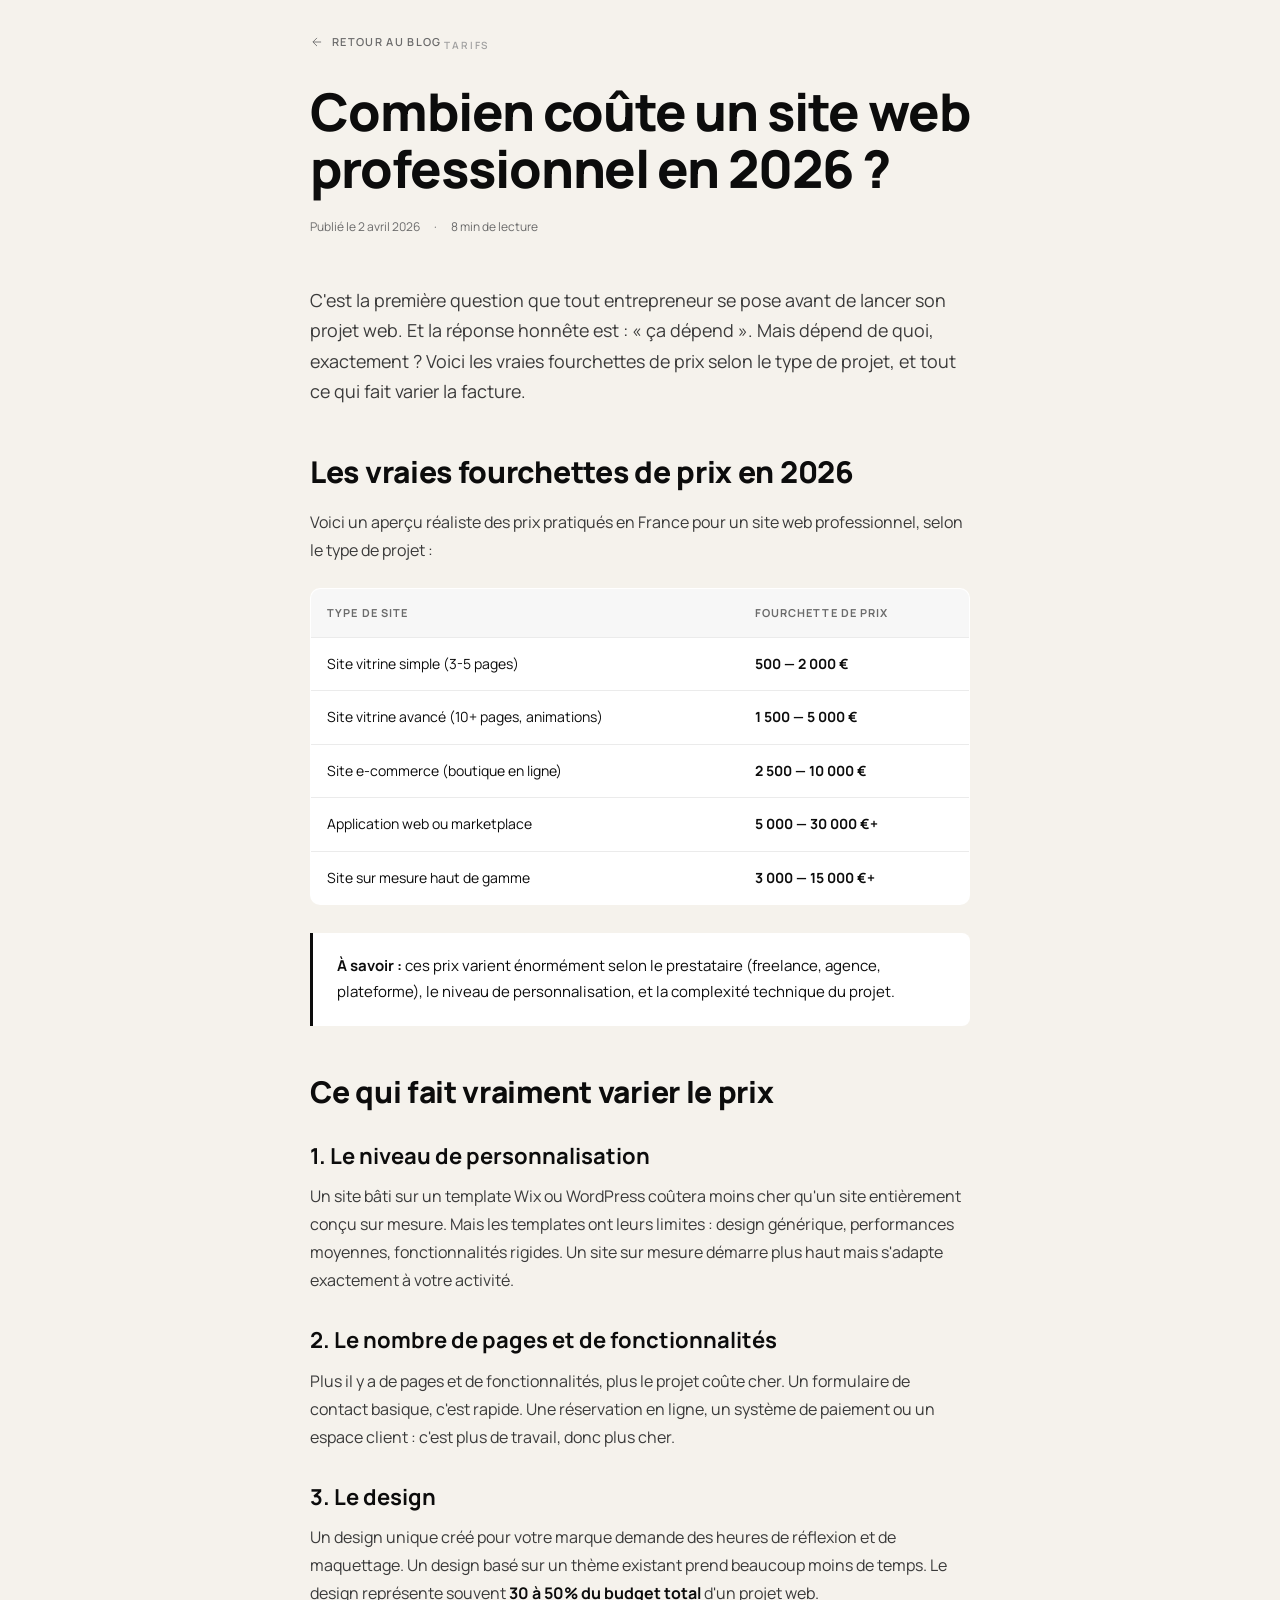
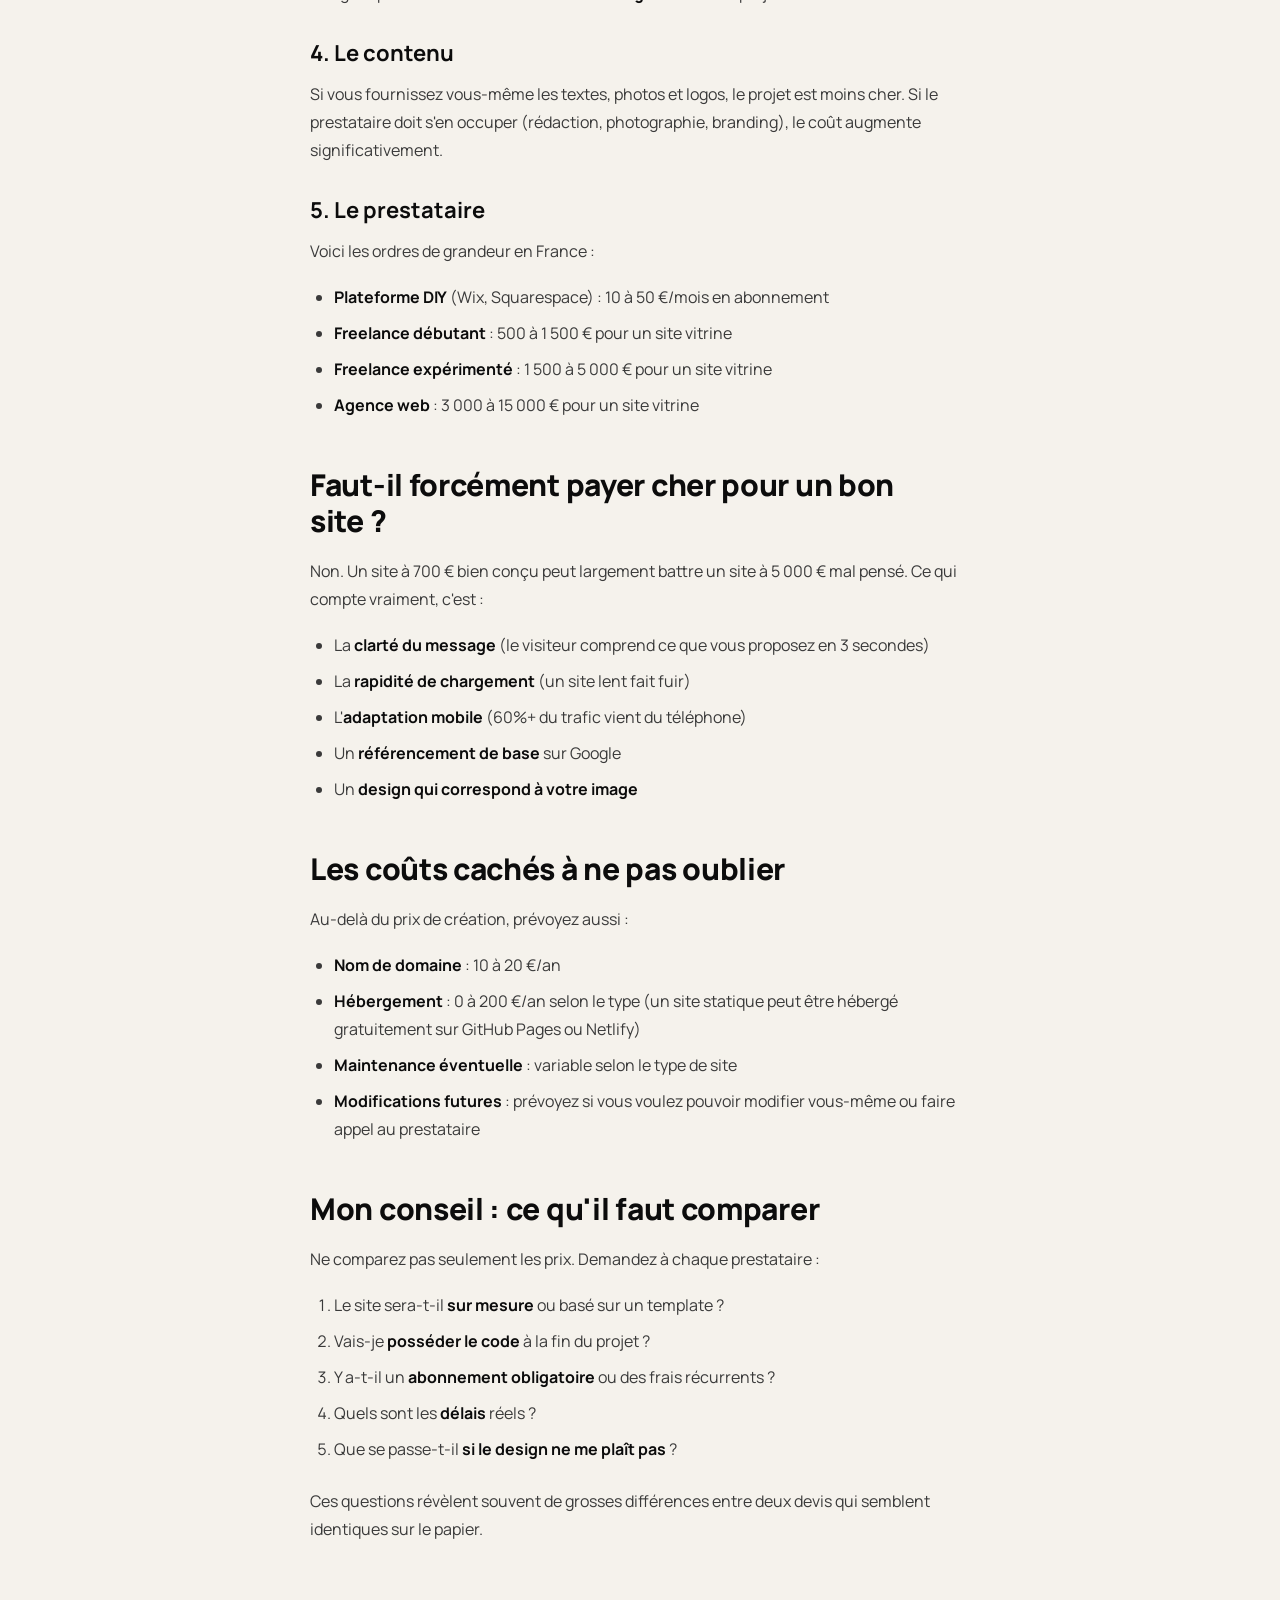
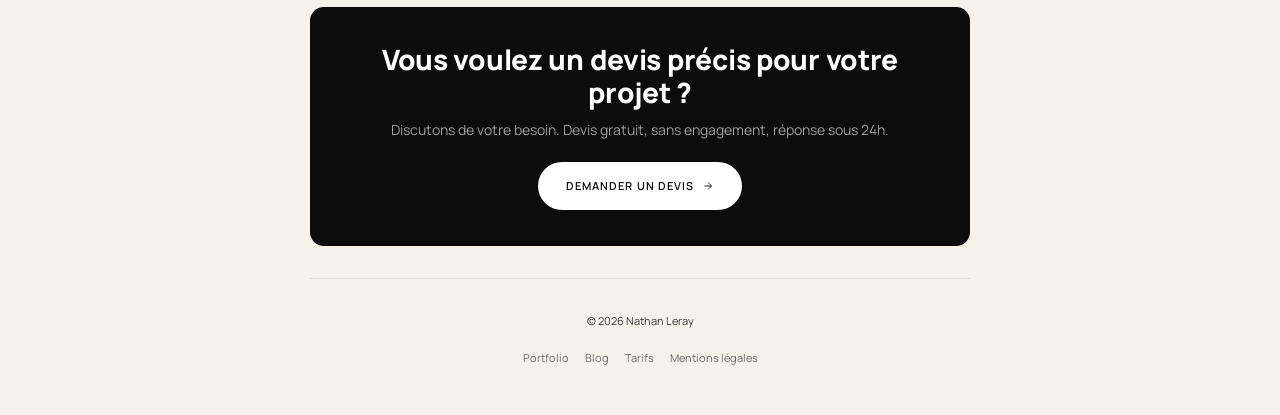
<file: blog/combien-coute-un-site-web/index.html>
<!DOCTYPE html>
<html lang="fr">
<head>
<meta charset="UTF-8">
<meta name="viewport" content="width=device-width,initial-scale=1">
<title>Combien co&ucirc;te un site web professionnel en 2026 ? | Nathan Leray</title>
<meta name="description" content="Quel est le vrai prix d'un site web en 2026 ? Site vitrine, e-commerce, sur mesure : les fourchettes de prix selon le type de projet et ce qui fait varier la facture.">
<link rel="canonical" href="https://nathanleray.com/blog/combien-coute-un-site-web/">
<meta property="og:type" content="article">
<meta property="og:title" content="Combien co&ucirc;te un site web professionnel en 2026 ?">
<meta property="og:description" content="Les vraies fourchettes de prix d'un site web professionnel selon le type de projet.">
<meta property="og:url" content="https://nathanleray.com/blog/combien-coute-un-site-web/">
<meta property="og:image" content="https://nathanleray.com/screenshots/seve.webp">
<meta name="twitter:card" content="summary_large_image">
<meta name="author" content="Nathan Leray">
<meta name="theme-color" content="#F5F2EC">
<link rel="icon" href="data:image/svg+xml,<svg xmlns='http://www.w3.org/2000/svg' viewBox='0 0 100 100'><text y='.88em' font-size='78' font-family='system-ui,sans-serif' font-weight='800' fill='%230C0C0C'>N</text></svg>">
<link rel="preconnect" href="https://fonts.googleapis.com">
<link rel="preconnect" href="https://fonts.gstatic.com" crossorigin>
<link href="https://fonts.googleapis.com/css2?family=Manrope:wght@300;400;500;600;700;800&display=swap" rel="stylesheet">
<style>
:root{--bg:#F5F2EC;--surface:#FFFFFF;--ink:#0C0C0C;--secondary:#3A3A3A;--muted:#6B6B6B;--ghost:#A0A0A0;--border:rgba(0,0,0,.08);--font:'Manrope',system-ui,sans-serif;--ease:cubic-bezier(.16,1,.3,1)}
*,*::before,*::after{margin:0;padding:0;box-sizing:border-box}
html{scroll-behavior:smooth;-webkit-font-smoothing:antialiased}
body{font-family:var(--font);font-weight:400;font-size:16px;line-height:1.75;color:var(--ink);background:var(--bg)}
a{color:var(--ink);text-decoration:underline;text-decoration-color:var(--border);text-underline-offset:3px;transition:text-decoration-color .3s}
a:hover{text-decoration-color:var(--ink)}
::selection{background:var(--ink);color:var(--bg)}
.container{max-width:740px;margin:0 auto;padding:0 clamp(20px,5vw,40px)}
.back{display:inline-flex;align-items:center;gap:8px;font-size:11px;font-weight:600;letter-spacing:.12em;text-transform:uppercase;color:var(--muted);padding:32px 0;text-decoration:none;transition:color .3s}
.back:hover{color:var(--ink)}
.back svg{width:14px;height:14px}
.tag{display:inline-block;font-size:10px;font-weight:600;letter-spacing:.18em;text-transform:uppercase;color:var(--ghost);margin-bottom:14px}
h1{font-size:clamp(32px,4.5vw,52px);font-weight:800;line-height:1.1;letter-spacing:-.02em;margin-bottom:18px}
.meta{font-size:12px;color:var(--muted);margin-bottom:48px;display:flex;gap:14px;flex-wrap:wrap}
.lead{font-size:clamp(16px,1.4vw,19px);color:var(--secondary);line-height:1.7;margin-bottom:48px;font-weight:400}
h2{font-size:clamp(22px,2.5vw,30px);font-weight:800;letter-spacing:-.01em;margin-top:48px;margin-bottom:18px;line-height:1.2}
h3{font-size:clamp(18px,2vw,22px);font-weight:700;margin-top:32px;margin-bottom:12px;line-height:1.3}
p{margin-bottom:18px;color:var(--secondary)}
ul,ol{margin:0 0 24px 24px;color:var(--secondary)}
li{margin-bottom:8px}
strong{color:var(--ink);font-weight:700}
.callout{padding:20px 24px;background:var(--surface);border-left:3px solid var(--ink);border-radius:0 8px 8px 0;margin:28px 0;font-size:15px}
.price-table{width:100%;border-collapse:collapse;margin:24px 0;font-size:14px;background:var(--surface);border-radius:10px;overflow:hidden;border:1px solid var(--border)}
.price-table th,.price-table td{padding:14px 16px;text-align:left;border-bottom:1px solid var(--border)}
.price-table th{background:rgba(0,0,0,.03);font-weight:700;font-size:11px;letter-spacing:.1em;text-transform:uppercase;color:var(--muted)}
.price-table tr:last-child td{border-bottom:none}
.price-table strong{color:var(--ink)}
.cta-block{padding:36px clamp(24px,5vw,48px);background:var(--ink);color:#fff;border-radius:14px;margin:64px 0 32px;text-align:center}
.cta-block h2{color:#fff;font-size:clamp(20px,2.5vw,28px);margin-top:0;margin-bottom:8px}
.cta-block p{color:rgba(255,255,255,.6);font-size:14px;margin-bottom:20px}
.btn{display:inline-flex;align-items:center;gap:8px;padding:14px 28px;background:#fff;color:var(--ink);font-family:var(--font);font-size:11px;font-weight:600;letter-spacing:.1em;text-transform:uppercase;border-radius:99px;text-decoration:none;transition:all .35s var(--ease)}
.btn:hover{transform:translateY(-1px);box-shadow:0 4px 16px rgba(255,255,255,.15)}
.btn svg{width:12px;height:12px}
.footer{padding:32px 0 48px;text-align:center;font-size:11px;color:var(--ghost);border-top:1px solid var(--border);margin-top:32px}
.footer a{color:var(--muted);text-decoration:none;transition:color .3s}
.footer a:hover{color:var(--ink)}
.footer-links{margin-top:8px;display:flex;gap:16px;justify-content:center;flex-wrap:wrap}
</style>
<script type="application/ld+json">{"@context":"https://schema.org","@type":"BreadcrumbList","itemListElement":[{"@type":"ListItem","position":1,"name":"Accueil","item":"https://nathanleray.com/"},{"@type":"ListItem","position":2,"name":"Blog","item":"https://nathanleray.com/blog/"},{"@type":"ListItem","position":3,"name":"Combien co&ucirc;te un site web","item":"https://nathanleray.com/blog/combien-coute-un-site-web/"}]}</script>
<script type="application/ld+json">{"@context":"https://schema.org","@type":"Article","headline":"Combien co&ucirc;te un site web professionnel en 2026 ?","description":"Les vraies fourchettes de prix d'un site web professionnel selon le type de projet et ce qui fait varier la facture.","author":{"@type":"Person","name":"Nathan Leray","url":"https://nathanleray.com"},"datePublished":"2026-04-02","image":"https://nathanleray.com/screenshots/seve.webp","publisher":{"@type":"Person","name":"Nathan Leray"},"mainEntityOfPage":{"@type":"WebPage","@id":"https://nathanleray.com/blog/combien-coute-un-site-web/"}}</script>
</head>
<body>
<div class="container">
  <a href="/blog/" class="back"><svg viewBox="0 0 24 24" fill="none" stroke="currentColor" stroke-width="1.5"><path d="M19 12H5M12 19l-7-7 7-7"/></svg> Retour au blog</a>

  <p class="tag">Tarifs</p>
  <h1>Combien co&ucirc;te un site web professionnel en 2026 ?</h1>
  <div class="meta"><time datetime="2026-04-02">Publi&eacute; le 2 avril 2026</time><span>&middot;</span><span>8 min de lecture</span></div>

  <p class="lead">C'est la premi&egrave;re question que tout entrepreneur se pose avant de lancer son projet web. Et la r&eacute;ponse honn&ecirc;te est&nbsp;: &laquo;&nbsp;&ccedil;a d&eacute;pend&nbsp;&raquo;. Mais d&eacute;pend de quoi, exactement&nbsp;? Voici les vraies fourchettes de prix selon le type de projet, et tout ce qui fait varier la facture.</p>

  <h2>Les vraies fourchettes de prix en 2026</h2>
  <p>Voici un aper&ccedil;u r&eacute;aliste des prix pratiqu&eacute;s en France pour un site web professionnel, selon le type de projet&nbsp;:</p>

  <table class="price-table">
    <thead>
      <tr><th>Type de site</th><th>Fourchette de prix</th></tr>
    </thead>
    <tbody>
      <tr><td>Site vitrine simple (3-5 pages)</td><td><strong>500 &mdash; 2&nbsp;000 &euro;</strong></td></tr>
      <tr><td>Site vitrine avanc&eacute; (10+ pages, animations)</td><td><strong>1&nbsp;500 &mdash; 5&nbsp;000 &euro;</strong></td></tr>
      <tr><td>Site e-commerce (boutique en ligne)</td><td><strong>2&nbsp;500 &mdash; 10&nbsp;000 &euro;</strong></td></tr>
      <tr><td>Application web ou marketplace</td><td><strong>5&nbsp;000 &mdash; 30&nbsp;000 &euro;+</strong></td></tr>
      <tr><td>Site sur mesure haut de gamme</td><td><strong>3&nbsp;000 &mdash; 15&nbsp;000 &euro;+</strong></td></tr>
    </tbody>
  </table>

  <div class="callout">
    <strong>&Agrave; savoir&nbsp;:</strong> ces prix varient &eacute;norm&eacute;ment selon le prestataire (freelance, agence, plateforme), le niveau de personnalisation, et la complexit&eacute; technique du projet.
  </div>

  <h2>Ce qui fait vraiment varier le prix</h2>

  <h3>1. Le niveau de personnalisation</h3>
  <p>Un site b&acirc;ti sur un template Wix ou WordPress co&ucirc;tera moins cher qu'un site enti&egrave;rement con&ccedil;u sur mesure. Mais les templates ont leurs limites&nbsp;: design g&eacute;n&eacute;rique, performances moyennes, fonctionnalit&eacute;s rigides. Un site sur mesure d&eacute;marre plus haut mais s'adapte exactement &agrave; votre activit&eacute;.</p>

  <h3>2. Le nombre de pages et de fonctionnalit&eacute;s</h3>
  <p>Plus il y a de pages et de fonctionnalit&eacute;s, plus le projet co&ucirc;te cher. Un formulaire de contact basique, c'est rapide. Une r&eacute;servation en ligne, un syst&egrave;me de paiement ou un espace client&nbsp;: c'est plus de travail, donc plus cher.</p>

  <h3>3. Le design</h3>
  <p>Un design unique cr&eacute;&eacute; pour votre marque demande des heures de r&eacute;flexion et de maquettage. Un design bas&eacute; sur un th&egrave;me existant prend beaucoup moins de temps. Le design repr&eacute;sente souvent <strong>30 &agrave; 50% du budget total</strong> d'un projet web.</p>

  <h3>4. Le contenu</h3>
  <p>Si vous fournissez vous-m&ecirc;me les textes, photos et logos, le projet est moins cher. Si le prestataire doit s'en occuper (r&eacute;daction, photographie, branding), le co&ucirc;t augmente significativement.</p>

  <h3>5. Le prestataire</h3>
  <p>Voici les ordres de grandeur en France&nbsp;:</p>
  <ul>
    <li><strong>Plateforme DIY</strong> (Wix, Squarespace) : 10 &agrave; 50 &euro;/mois en abonnement</li>
    <li><strong>Freelance d&eacute;butant</strong> : 500 &agrave; 1&nbsp;500 &euro; pour un site vitrine</li>
    <li><strong>Freelance exp&eacute;riment&eacute;</strong> : 1&nbsp;500 &agrave; 5&nbsp;000 &euro; pour un site vitrine</li>
    <li><strong>Agence web</strong> : 3&nbsp;000 &agrave; 15&nbsp;000 &euro; pour un site vitrine</li>
  </ul>

  <h2>Faut-il forc&eacute;ment payer cher pour un bon site&nbsp;?</h2>
  <p>Non. Un site &agrave; 700&nbsp;&euro; bien con&ccedil;u peut largement battre un site &agrave; 5&nbsp;000&nbsp;&euro; mal pens&eacute;. Ce qui compte vraiment, c'est&nbsp;:</p>
  <ul>
    <li>La <strong>clart&eacute; du message</strong> (le visiteur comprend ce que vous proposez en 3 secondes)</li>
    <li>La <strong>rapidit&eacute; de chargement</strong> (un site lent fait fuir)</li>
    <li>L'<strong>adaptation mobile</strong> (60%+ du trafic vient du t&eacute;l&eacute;phone)</li>
    <li>Un <strong>r&eacute;f&eacute;rencement de base</strong> sur Google</li>
    <li>Un <strong>design qui correspond &agrave; votre image</strong></li>
  </ul>

  <h2>Les co&ucirc;ts cach&eacute;s &agrave; ne pas oublier</h2>
  <p>Au-del&agrave; du prix de cr&eacute;ation, pr&eacute;voyez aussi&nbsp;:</p>
  <ul>
    <li><strong>Nom de domaine</strong> : 10 &agrave; 20 &euro;/an</li>
    <li><strong>H&eacute;bergement</strong> : 0 &agrave; 200 &euro;/an selon le type (un site statique peut &ecirc;tre h&eacute;berg&eacute; gratuitement sur GitHub Pages ou Netlify)</li>
    <li><strong>Maintenance &eacute;ventuelle</strong> : variable selon le type de site</li>
    <li><strong>Modifications futures</strong> : pr&eacute;voyez si vous voulez pouvoir modifier vous-m&ecirc;me ou faire appel au prestataire</li>
  </ul>

  <h2>Mon conseil&nbsp;: ce qu'il faut comparer</h2>
  <p>Ne comparez pas seulement les prix. Demandez &agrave; chaque prestataire&nbsp;:</p>
  <ol>
    <li>Le site sera-t-il <strong>sur mesure</strong> ou bas&eacute; sur un template&nbsp;?</li>
    <li>Vais-je <strong>poss&eacute;der le code</strong> &agrave; la fin du projet&nbsp;?</li>
    <li>Y a-t-il un <strong>abonnement obligatoire</strong> ou des frais r&eacute;currents&nbsp;?</li>
    <li>Quels sont les <strong>d&eacute;lais</strong> r&eacute;els&nbsp;?</li>
    <li>Que se passe-t-il <strong>si le design ne me pla&icirc;t pas</strong>&nbsp;?</li>
  </ol>

  <p>Ces questions r&eacute;v&egrave;lent souvent de grosses diff&eacute;rences entre deux devis qui semblent identiques sur le papier.</p>

  <div class="cta-block">
    <h2>Vous voulez un devis pr&eacute;cis pour votre projet&nbsp;?</h2>
    <p>Discutons de votre besoin. Devis gratuit, sans engagement, r&eacute;ponse sous 24h.</p>
    <a href="/#contact" class="btn">Demander un devis <svg viewBox="0 0 24 24" fill="none" stroke="currentColor" stroke-width="1.8"><path d="M5 12h14M12 5l7 7-7 7"/></svg></a>
  </div>

  <div class="footer">
    <p>&copy; 2026 Nathan Leray</p>
    <div class="footer-links">
      <a href="/">Portfolio</a>
      <a href="/blog/">Blog</a>
      <a href="/offres/">Tarifs</a>
      <a href="/mentions-legales/">Mentions l&eacute;gales</a>
    </div>
  </div>
</div>
</body>
</html>
</file>
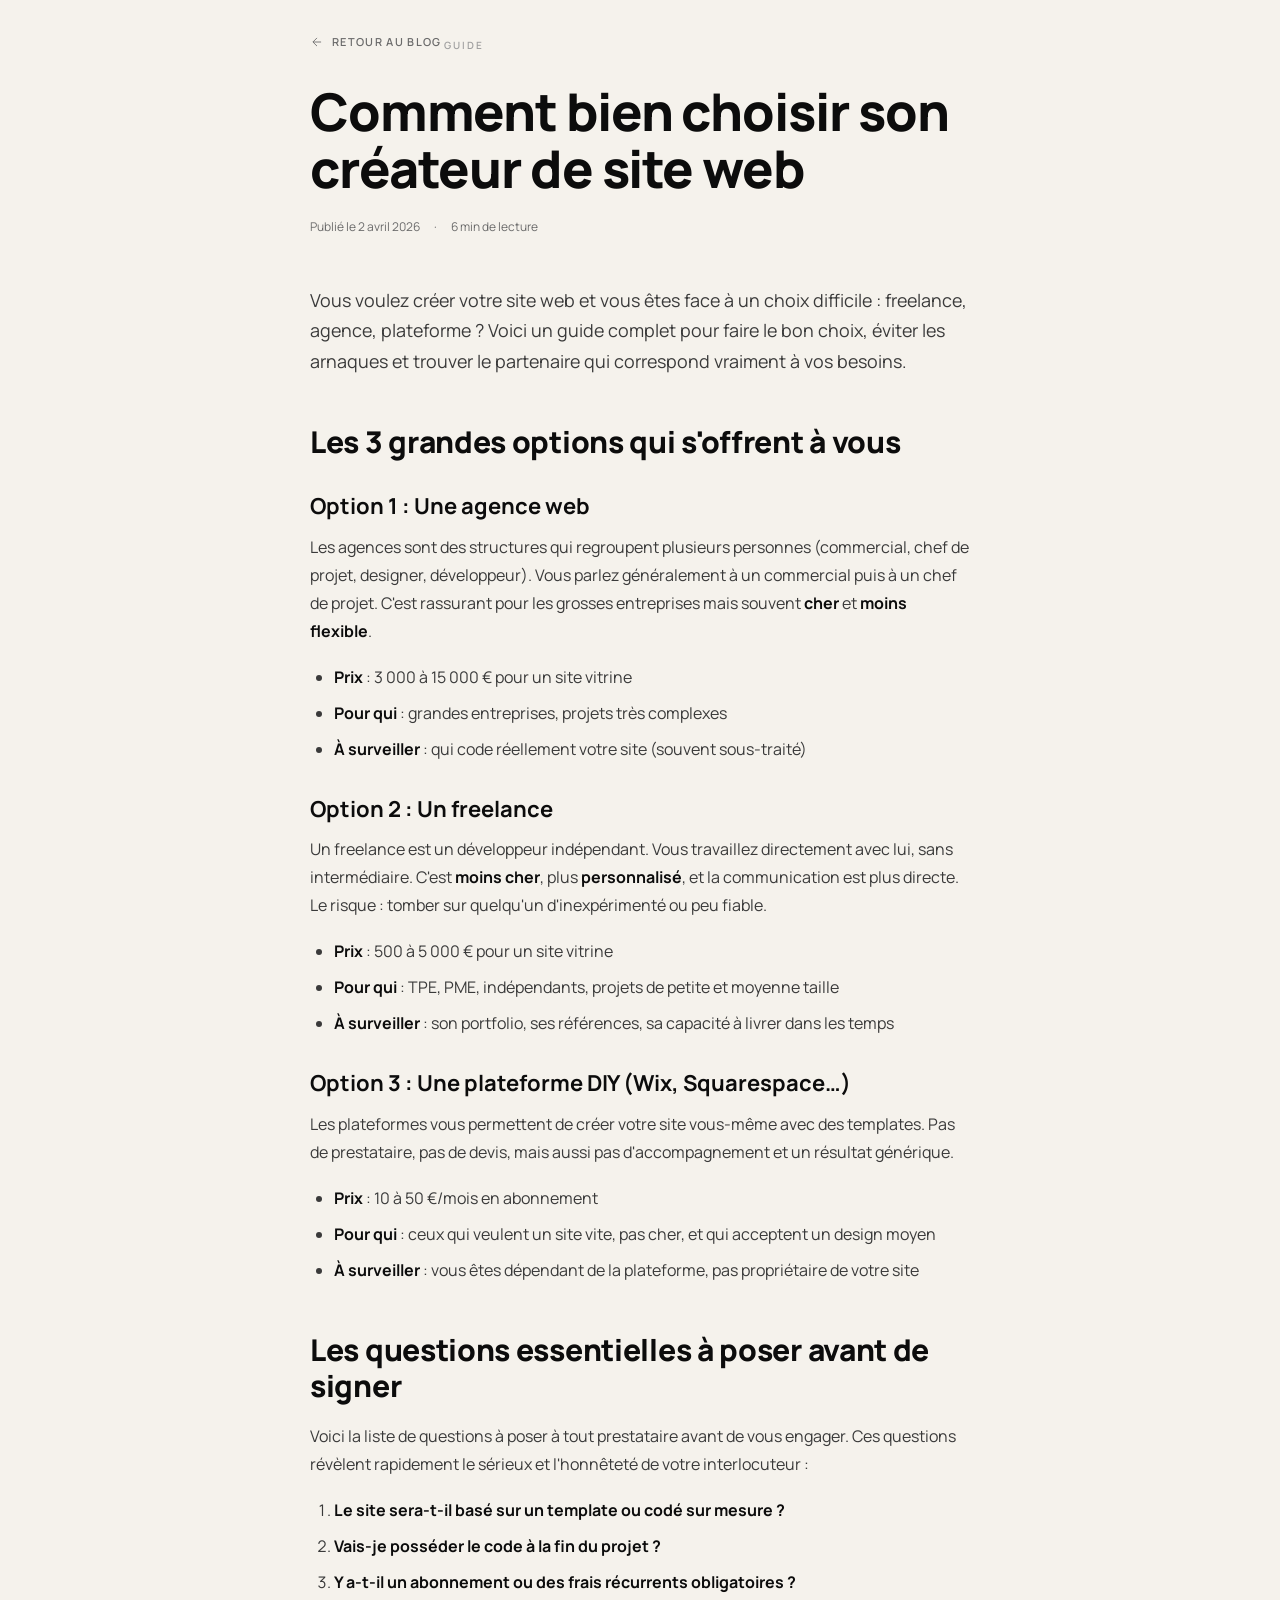
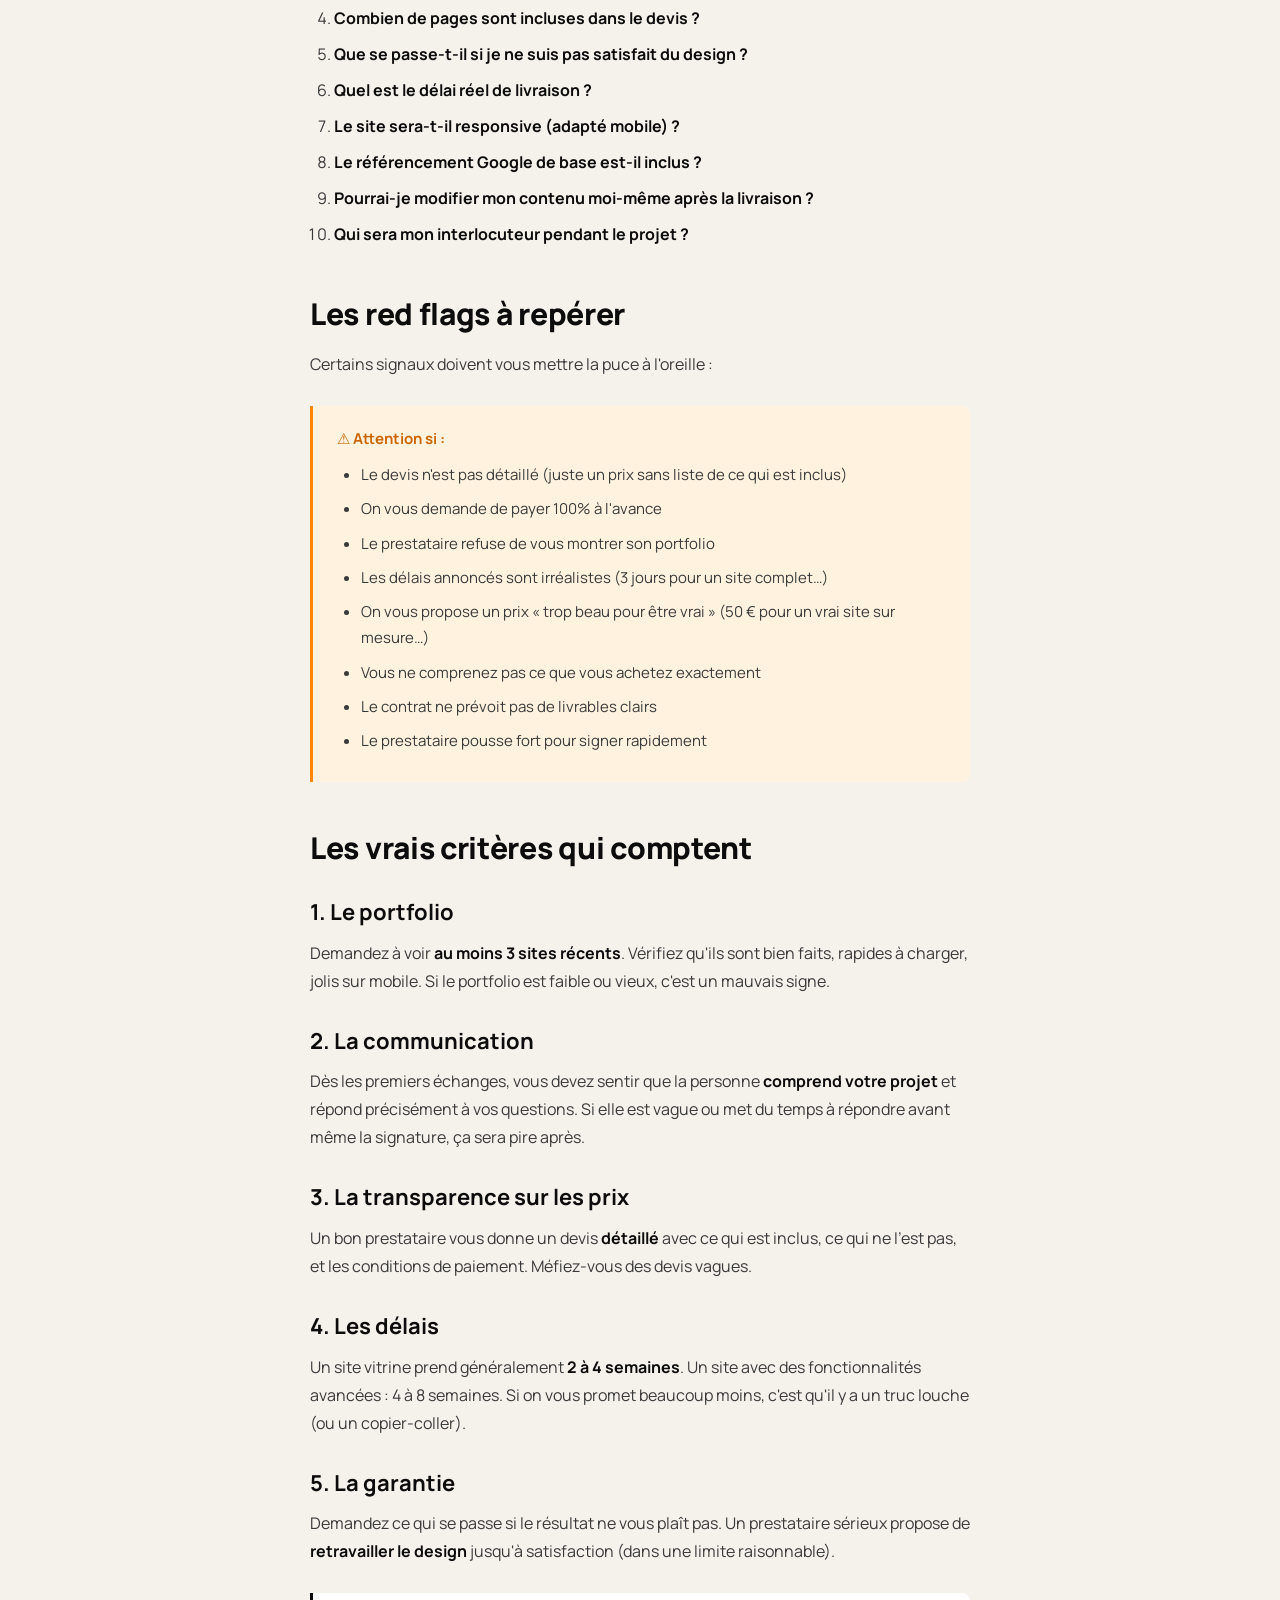
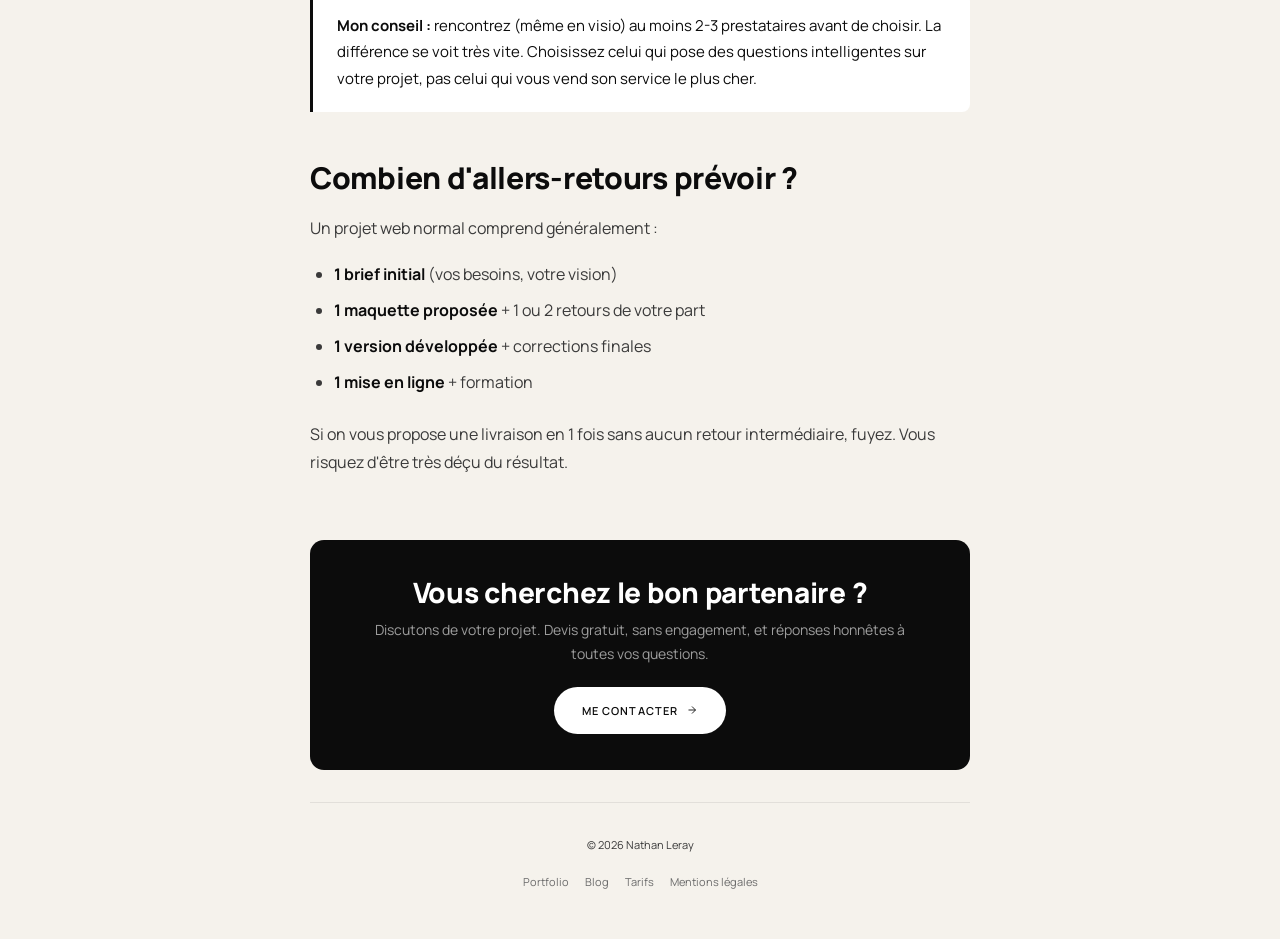
<file: blog/comment-choisir-createur-site/index.html>
<!DOCTYPE html>
<html lang="fr">
<head>
<meta charset="UTF-8">
<meta name="viewport" content="width=device-width,initial-scale=1">
<title>Comment bien choisir son cr&eacute;ateur de site web | Nathan Leray</title>
<meta name="description" content="Freelance, agence ou plateforme ? Les questions &agrave; poser, les red flags &agrave; rep&eacute;rer et les vrais crit&egrave;res pour choisir le bon cr&eacute;ateur de site web.">
<link rel="canonical" href="https://nathanleray.com/blog/comment-choisir-createur-site/">
<meta property="og:type" content="article">
<meta property="og:title" content="Comment bien choisir son cr&eacute;ateur de site web">
<meta property="og:description" content="Freelance, agence ou plateforme ? Les questions essentielles &agrave; poser avant de signer.">
<meta property="og:url" content="https://nathanleray.com/blog/comment-choisir-createur-site/">
<meta property="og:image" content="https://nathanleray.com/screenshots/aube.webp">
<meta name="twitter:card" content="summary_large_image">
<meta name="author" content="Nathan Leray">
<meta name="theme-color" content="#F5F2EC">
<link rel="icon" href="data:image/svg+xml,<svg xmlns='http://www.w3.org/2000/svg' viewBox='0 0 100 100'><text y='.88em' font-size='78' font-family='system-ui,sans-serif' font-weight='800' fill='%230C0C0C'>N</text></svg>">
<link rel="preconnect" href="https://fonts.googleapis.com">
<link rel="preconnect" href="https://fonts.gstatic.com" crossorigin>
<link href="https://fonts.googleapis.com/css2?family=Manrope:wght@300;400;500;600;700;800&display=swap" rel="stylesheet">
<style>
:root{--bg:#F5F2EC;--surface:#FFFFFF;--ink:#0C0C0C;--secondary:#3A3A3A;--muted:#6B6B6B;--ghost:#A0A0A0;--border:rgba(0,0,0,.08);--font:'Manrope',system-ui,sans-serif;--ease:cubic-bezier(.16,1,.3,1)}
*,*::before,*::after{margin:0;padding:0;box-sizing:border-box}
html{scroll-behavior:smooth;-webkit-font-smoothing:antialiased}
body{font-family:var(--font);font-weight:400;font-size:16px;line-height:1.75;color:var(--ink);background:var(--bg)}
a{color:var(--ink);text-decoration:underline;text-decoration-color:var(--border);text-underline-offset:3px;transition:text-decoration-color .3s}
a:hover{text-decoration-color:var(--ink)}
::selection{background:var(--ink);color:var(--bg)}
.container{max-width:740px;margin:0 auto;padding:0 clamp(20px,5vw,40px)}
.back{display:inline-flex;align-items:center;gap:8px;font-size:11px;font-weight:600;letter-spacing:.12em;text-transform:uppercase;color:var(--muted);padding:32px 0;text-decoration:none;transition:color .3s}
.back:hover{color:var(--ink)}
.back svg{width:14px;height:14px}
.tag{display:inline-block;font-size:10px;font-weight:600;letter-spacing:.18em;text-transform:uppercase;color:var(--ghost);margin-bottom:14px}
h1{font-size:clamp(32px,4.5vw,52px);font-weight:800;line-height:1.1;letter-spacing:-.02em;margin-bottom:18px}
.meta{font-size:12px;color:var(--muted);margin-bottom:48px;display:flex;gap:14px;flex-wrap:wrap}
.lead{font-size:clamp(16px,1.4vw,19px);color:var(--secondary);line-height:1.7;margin-bottom:48px;font-weight:400}
h2{font-size:clamp(22px,2.5vw,30px);font-weight:800;letter-spacing:-.01em;margin-top:48px;margin-bottom:18px;line-height:1.2}
h3{font-size:clamp(18px,2vw,22px);font-weight:700;margin-top:32px;margin-bottom:12px;line-height:1.3}
p{margin-bottom:18px;color:var(--secondary)}
ul,ol{margin:0 0 24px 24px;color:var(--secondary)}
li{margin-bottom:8px}
strong{color:var(--ink);font-weight:700}
.callout{padding:20px 24px;background:var(--surface);border-left:3px solid var(--ink);border-radius:0 8px 8px 0;margin:28px 0;font-size:15px}
.warning{padding:20px 24px;background:#fff3e0;border-left:3px solid #ff8800;border-radius:0 8px 8px 0;margin:28px 0;font-size:15px}
.warning strong{color:#cc6600}
.cta-block{padding:36px clamp(24px,5vw,48px);background:var(--ink);color:#fff;border-radius:14px;margin:64px 0 32px;text-align:center}
.cta-block h2{color:#fff;font-size:clamp(20px,2.5vw,28px);margin-top:0;margin-bottom:8px}
.cta-block p{color:rgba(255,255,255,.6);font-size:14px;margin-bottom:20px}
.btn{display:inline-flex;align-items:center;gap:8px;padding:14px 28px;background:#fff;color:var(--ink);font-family:var(--font);font-size:11px;font-weight:600;letter-spacing:.1em;text-transform:uppercase;border-radius:99px;text-decoration:none;transition:all .35s var(--ease)}
.btn:hover{transform:translateY(-1px);box-shadow:0 4px 16px rgba(255,255,255,.15)}
.btn svg{width:12px;height:12px}
.footer{padding:32px 0 48px;text-align:center;font-size:11px;color:var(--ghost);border-top:1px solid var(--border);margin-top:32px}
.footer a{color:var(--muted);text-decoration:none;transition:color .3s}
.footer a:hover{color:var(--ink)}
.footer-links{margin-top:8px;display:flex;gap:16px;justify-content:center;flex-wrap:wrap}
</style>
<script type="application/ld+json">{"@context":"https://schema.org","@type":"BreadcrumbList","itemListElement":[{"@type":"ListItem","position":1,"name":"Accueil","item":"https://nathanleray.com/"},{"@type":"ListItem","position":2,"name":"Blog","item":"https://nathanleray.com/blog/"},{"@type":"ListItem","position":3,"name":"Comment choisir son cr&eacute;ateur de site","item":"https://nathanleray.com/blog/comment-choisir-createur-site/"}]}</script>
<script type="application/ld+json">{"@context":"https://schema.org","@type":"Article","headline":"Comment bien choisir son cr&eacute;ateur de site web","description":"Les questions &agrave; poser, les red flags &agrave; rep&eacute;rer et les vrais crit&egrave;res pour choisir le bon cr&eacute;ateur de site web.","author":{"@type":"Person","name":"Nathan Leray","url":"https://nathanleray.com"},"datePublished":"2026-04-02","image":"https://nathanleray.com/screenshots/aube.webp","publisher":{"@type":"Person","name":"Nathan Leray"},"mainEntityOfPage":{"@type":"WebPage","@id":"https://nathanleray.com/blog/comment-choisir-createur-site/"}}</script>
</head>
<body>
<div class="container">
  <a href="/blog/" class="back"><svg viewBox="0 0 24 24" fill="none" stroke="currentColor" stroke-width="1.5"><path d="M19 12H5M12 19l-7-7 7-7"/></svg> Retour au blog</a>

  <p class="tag">Guide</p>
  <h1>Comment bien choisir son cr&eacute;ateur de site web</h1>
  <div class="meta"><time datetime="2026-04-02">Publi&eacute; le 2 avril 2026</time><span>&middot;</span><span>6 min de lecture</span></div>

  <p class="lead">Vous voulez cr&eacute;er votre site web et vous &ecirc;tes face &agrave; un choix difficile&nbsp;: freelance, agence, plateforme&nbsp;? Voici un guide complet pour faire le bon choix, &eacute;viter les arnaques et trouver le partenaire qui correspond vraiment &agrave; vos besoins.</p>

  <h2>Les 3 grandes options qui s'offrent &agrave; vous</h2>

  <h3>Option 1&nbsp;: Une agence web</h3>
  <p>Les agences sont des structures qui regroupent plusieurs personnes (commercial, chef de projet, designer, d&eacute;veloppeur). Vous parlez g&eacute;n&eacute;ralement &agrave; un commercial puis &agrave; un chef de projet. C'est rassurant pour les grosses entreprises mais souvent <strong>cher</strong> et <strong>moins flexible</strong>.</p>
  <ul>
    <li><strong>Prix</strong> : 3&nbsp;000 &agrave; 15&nbsp;000&nbsp;&euro; pour un site vitrine</li>
    <li><strong>Pour qui</strong> : grandes entreprises, projets tr&egrave;s complexes</li>
    <li><strong>&Agrave; surveiller</strong> : qui code r&eacute;ellement votre site (souvent sous-trait&eacute;)</li>
  </ul>

  <h3>Option 2&nbsp;: Un freelance</h3>
  <p>Un freelance est un d&eacute;veloppeur ind&eacute;pendant. Vous travaillez directement avec lui, sans interm&eacute;diaire. C'est <strong>moins cher</strong>, plus <strong>personnalis&eacute;</strong>, et la communication est plus directe. Le risque&nbsp;: tomber sur quelqu'un d'inexp&eacute;riment&eacute; ou peu fiable.</p>
  <ul>
    <li><strong>Prix</strong> : 500 &agrave; 5&nbsp;000&nbsp;&euro; pour un site vitrine</li>
    <li><strong>Pour qui</strong> : TPE, PME, ind&eacute;pendants, projets de petite et moyenne taille</li>
    <li><strong>&Agrave; surveiller</strong> : son portfolio, ses r&eacute;f&eacute;rences, sa capacit&eacute; &agrave; livrer dans les temps</li>
  </ul>

  <h3>Option 3&nbsp;: Une plateforme DIY (Wix, Squarespace&hellip;)</h3>
  <p>Les plateformes vous permettent de cr&eacute;er votre site vous-m&ecirc;me avec des templates. Pas de prestataire, pas de devis, mais aussi pas d'accompagnement et un r&eacute;sultat g&eacute;n&eacute;rique.</p>
  <ul>
    <li><strong>Prix</strong> : 10 &agrave; 50&nbsp;&euro;/mois en abonnement</li>
    <li><strong>Pour qui</strong> : ceux qui veulent un site vite, pas cher, et qui acceptent un design moyen</li>
    <li><strong>&Agrave; surveiller</strong> : vous &ecirc;tes d&eacute;pendant de la plateforme, pas propri&eacute;taire de votre site</li>
  </ul>

  <h2>Les questions essentielles &agrave; poser avant de signer</h2>
  <p>Voici la liste de questions &agrave; poser &agrave; tout prestataire avant de vous engager. Ces questions r&eacute;v&egrave;lent rapidement le s&eacute;rieux et l'honn&ecirc;tet&eacute; de votre interlocuteur&nbsp;:</p>

  <ol>
    <li><strong>Le site sera-t-il bas&eacute; sur un template ou cod&eacute; sur mesure&nbsp;?</strong></li>
    <li><strong>Vais-je poss&eacute;der le code &agrave; la fin du projet&nbsp;?</strong></li>
    <li><strong>Y a-t-il un abonnement ou des frais r&eacute;currents obligatoires&nbsp;?</strong></li>
    <li><strong>Combien de pages sont incluses dans le devis&nbsp;?</strong></li>
    <li><strong>Que se passe-t-il si je ne suis pas satisfait du design&nbsp;?</strong></li>
    <li><strong>Quel est le d&eacute;lai r&eacute;el de livraison&nbsp;?</strong></li>
    <li><strong>Le site sera-t-il responsive (adapt&eacute; mobile)&nbsp;?</strong></li>
    <li><strong>Le r&eacute;f&eacute;rencement Google de base est-il inclus&nbsp;?</strong></li>
    <li><strong>Pourrai-je modifier mon contenu moi-m&ecirc;me apr&egrave;s la livraison&nbsp;?</strong></li>
    <li><strong>Qui sera mon interlocuteur pendant le projet&nbsp;?</strong></li>
  </ol>

  <h2>Les red flags &agrave; rep&eacute;rer</h2>
  <p>Certains signaux doivent vous mettre la puce &agrave; l'oreille&nbsp;:</p>

  <div class="warning">
    <strong>&#9888; Attention si&nbsp;:</strong>
    <ul style="margin-top:10px;margin-bottom:0">
      <li>Le devis n'est pas d&eacute;taill&eacute; (juste un prix sans liste de ce qui est inclus)</li>
      <li>On vous demande de payer 100% &agrave; l'avance</li>
      <li>Le prestataire refuse de vous montrer son portfolio</li>
      <li>Les d&eacute;lais annonc&eacute;s sont irr&eacute;alistes (3 jours pour un site complet&hellip;)</li>
      <li>On vous propose un prix &laquo;&nbsp;trop beau pour &ecirc;tre vrai&nbsp;&raquo; (50&nbsp;&euro; pour un vrai site sur mesure&hellip;)</li>
      <li>Vous ne comprenez pas ce que vous achetez exactement</li>
      <li>Le contrat ne pr&eacute;voit pas de livrables clairs</li>
      <li>Le prestataire pousse fort pour signer rapidement</li>
    </ul>
  </div>

  <h2>Les vrais crit&egrave;res qui comptent</h2>

  <h3>1. Le portfolio</h3>
  <p>Demandez &agrave; voir <strong>au moins 3 sites r&eacute;cents</strong>. V&eacute;rifiez qu'ils sont bien faits, rapides &agrave; charger, jolis sur mobile. Si le portfolio est faible ou vieux, c'est un mauvais signe.</p>

  <h3>2. La communication</h3>
  <p>D&egrave;s les premiers &eacute;changes, vous devez sentir que la personne <strong>comprend votre projet</strong> et r&eacute;pond pr&eacute;cis&eacute;ment &agrave; vos questions. Si elle est vague ou met du temps &agrave; r&eacute;pondre avant m&ecirc;me la signature, &ccedil;a sera pire apr&egrave;s.</p>

  <h3>3. La transparence sur les prix</h3>
  <p>Un bon prestataire vous donne un devis <strong>d&eacute;taill&eacute;</strong> avec ce qui est inclus, ce qui ne l'est pas, et les conditions de paiement. M&eacute;fiez-vous des devis vagues.</p>

  <h3>4. Les d&eacute;lais</h3>
  <p>Un site vitrine prend g&eacute;n&eacute;ralement <strong>2 &agrave; 4 semaines</strong>. Un site avec des fonctionnalit&eacute;s avanc&eacute;es&nbsp;: 4 &agrave; 8 semaines. Si on vous promet beaucoup moins, c'est qu'il y a un truc louche (ou un copier-coller).</p>

  <h3>5. La garantie</h3>
  <p>Demandez ce qui se passe si le r&eacute;sultat ne vous pla&icirc;t pas. Un prestataire s&eacute;rieux propose de <strong>retravailler le design</strong> jusqu'&agrave; satisfaction (dans une limite raisonnable).</p>

  <div class="callout">
    <strong>Mon conseil&nbsp;:</strong> rencontrez (m&ecirc;me en visio) au moins 2-3 prestataires avant de choisir. La diff&eacute;rence se voit tr&egrave;s vite. Choisissez celui qui pose des questions intelligentes sur votre projet, pas celui qui vous vend son service le plus cher.
  </div>

  <h2>Combien d'allers-retours pr&eacute;voir&nbsp;?</h2>
  <p>Un projet web normal comprend g&eacute;n&eacute;ralement&nbsp;:</p>
  <ul>
    <li><strong>1 brief initial</strong> (vos besoins, votre vision)</li>
    <li><strong>1 maquette propos&eacute;e</strong> + 1 ou 2 retours de votre part</li>
    <li><strong>1 version d&eacute;velopp&eacute;e</strong> + corrections finales</li>
    <li><strong>1 mise en ligne</strong> + formation</li>
  </ul>
  <p>Si on vous propose une livraison en 1 fois sans aucun retour interm&eacute;diaire, fuyez. Vous risquez d'&ecirc;tre tr&egrave;s d&eacute;&ccedil;u du r&eacute;sultat.</p>

  <div class="cta-block">
    <h2>Vous cherchez le bon partenaire&nbsp;?</h2>
    <p>Discutons de votre projet. Devis gratuit, sans engagement, et r&eacute;ponses honn&ecirc;tes &agrave; toutes vos questions.</p>
    <a href="/#contact" class="btn">Me contacter <svg viewBox="0 0 24 24" fill="none" stroke="currentColor" stroke-width="1.8"><path d="M5 12h14M12 5l7 7-7 7"/></svg></a>
  </div>

  <div class="footer">
    <p>&copy; 2026 Nathan Leray</p>
    <div class="footer-links">
      <a href="/">Portfolio</a>
      <a href="/blog/">Blog</a>
      <a href="/offres/">Tarifs</a>
      <a href="/mentions-legales/">Mentions l&eacute;gales</a>
    </div>
  </div>
</div>
</body>
</html>
</file>
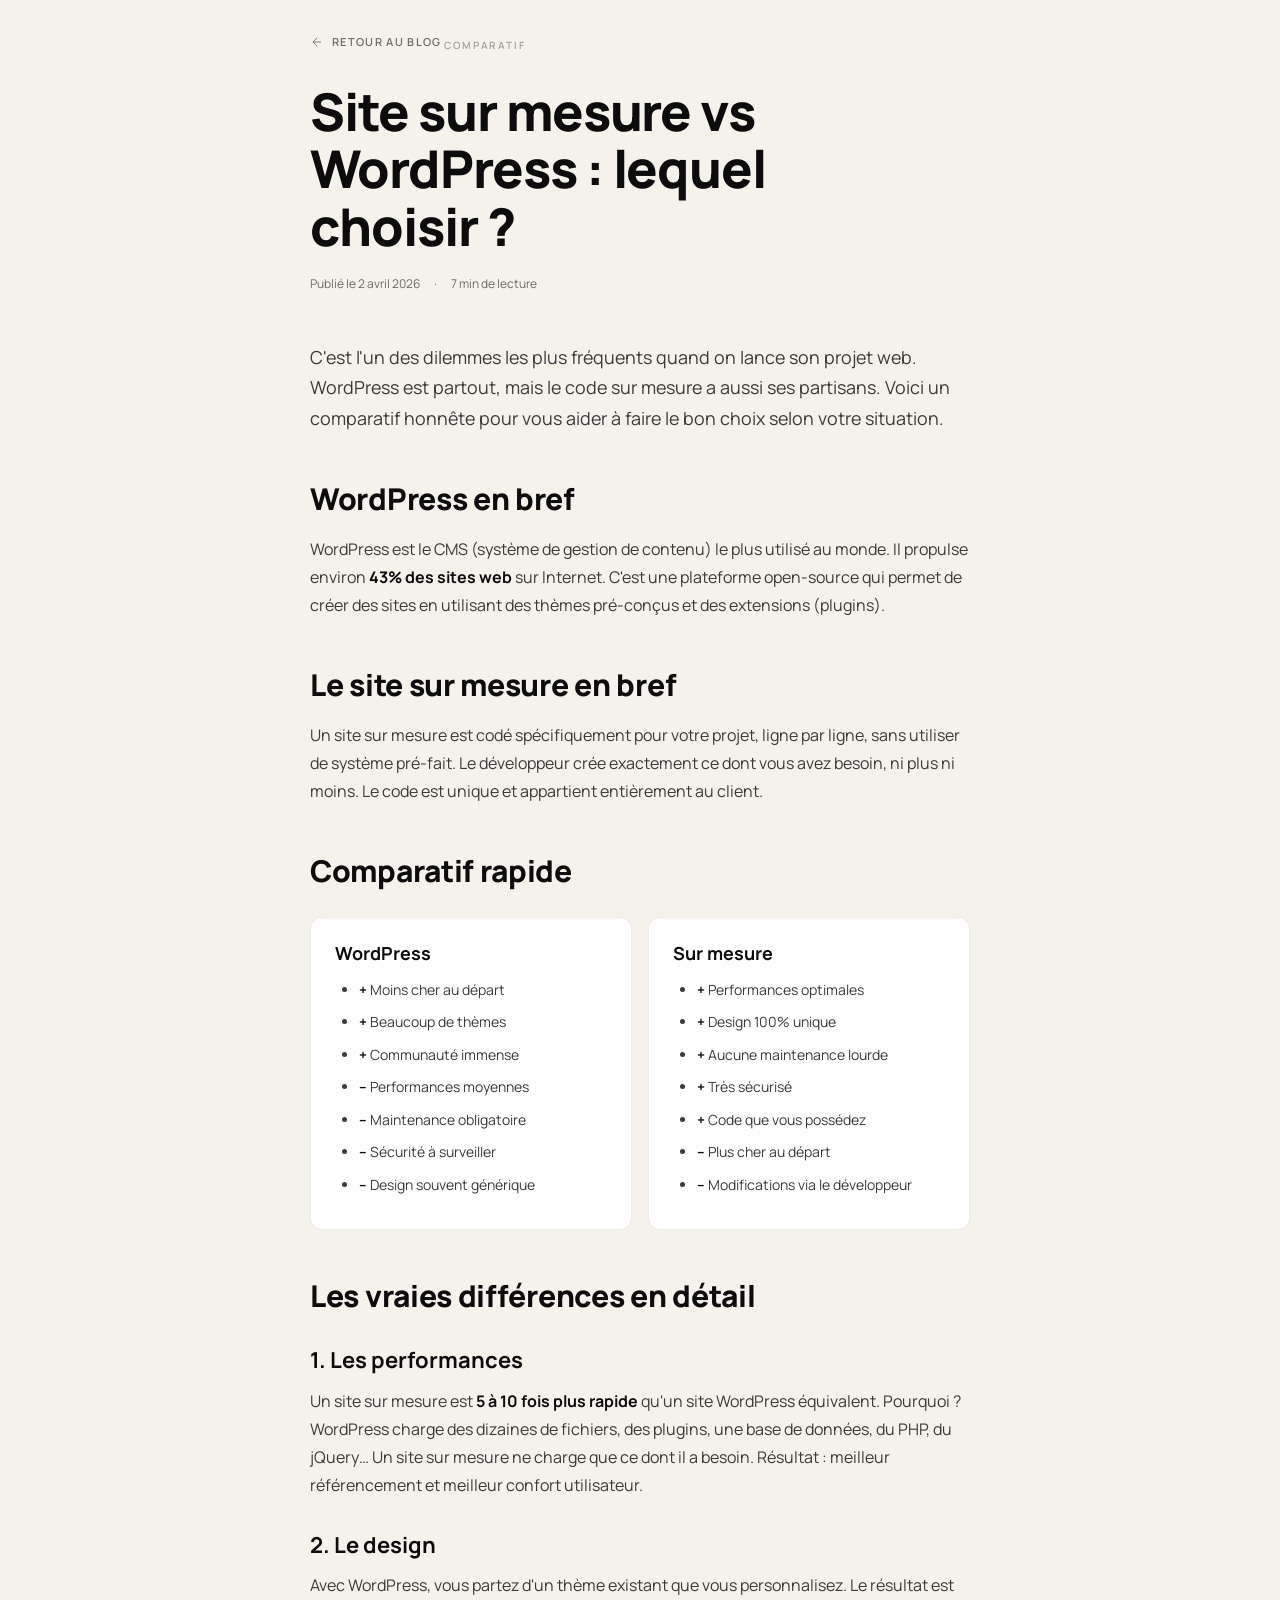
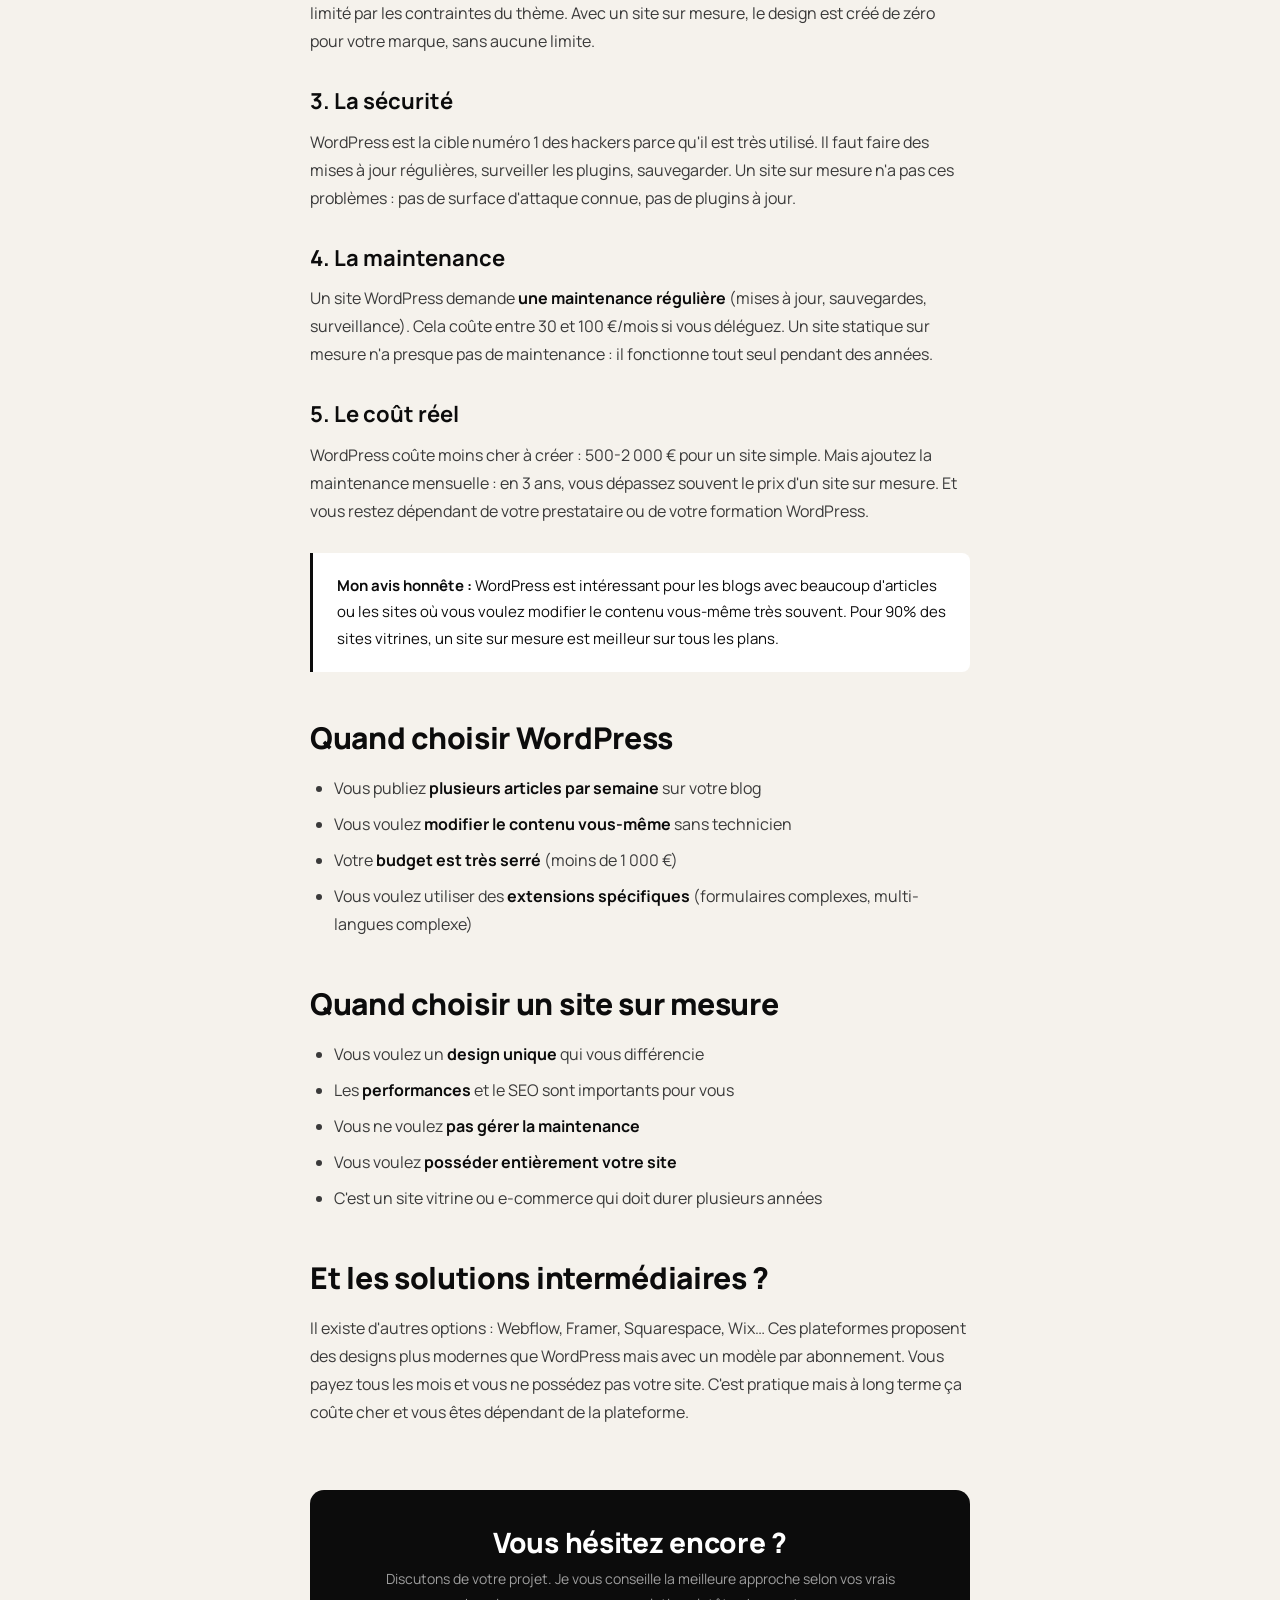
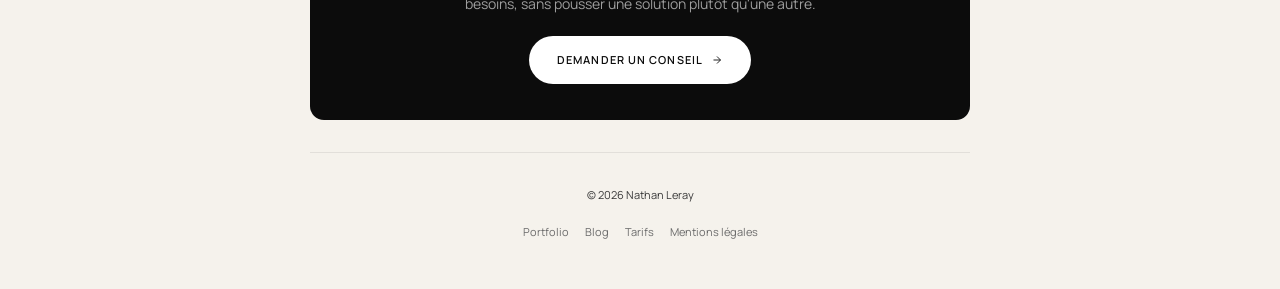
<file: blog/site-sur-mesure-vs-wordpress/index.html>
<!DOCTYPE html>
<html lang="fr">
<head>
<meta charset="UTF-8">
<meta name="viewport" content="width=device-width,initial-scale=1">
<title>Site sur mesure vs WordPress : lequel choisir en 2026 ? | Nathan Leray</title>
<meta name="description" content="Site sur mesure ou WordPress ? Comparatif honn&ecirc;te des deux approches : co&ucirc;ts, performances, libert&eacute;, maintenance. Comment faire le bon choix.">
<link rel="canonical" href="https://nathanleray.com/blog/site-sur-mesure-vs-wordpress/">
<meta property="og:type" content="article">
<meta property="og:title" content="Site sur mesure vs WordPress : lequel choisir ?">
<meta property="og:description" content="Comparatif honn&ecirc;te des deux approches pour faire le bon choix.">
<meta property="og:url" content="https://nathanleray.com/blog/site-sur-mesure-vs-wordpress/">
<meta property="og:image" content="https://nathanleray.com/screenshots/orme.webp">
<meta name="twitter:card" content="summary_large_image">
<meta name="author" content="Nathan Leray">
<meta name="theme-color" content="#F5F2EC">
<link rel="icon" href="data:image/svg+xml,<svg xmlns='http://www.w3.org/2000/svg' viewBox='0 0 100 100'><text y='.88em' font-size='78' font-family='system-ui,sans-serif' font-weight='800' fill='%230C0C0C'>N</text></svg>">
<link rel="preconnect" href="https://fonts.googleapis.com">
<link rel="preconnect" href="https://fonts.gstatic.com" crossorigin>
<link href="https://fonts.googleapis.com/css2?family=Manrope:wght@300;400;500;600;700;800&display=swap" rel="stylesheet">
<style>
:root{--bg:#F5F2EC;--surface:#FFFFFF;--ink:#0C0C0C;--secondary:#3A3A3A;--muted:#6B6B6B;--ghost:#A0A0A0;--border:rgba(0,0,0,.08);--font:'Manrope',system-ui,sans-serif;--ease:cubic-bezier(.16,1,.3,1)}
*,*::before,*::after{margin:0;padding:0;box-sizing:border-box}
html{scroll-behavior:smooth;-webkit-font-smoothing:antialiased}
body{font-family:var(--font);font-weight:400;font-size:16px;line-height:1.75;color:var(--ink);background:var(--bg)}
a{color:var(--ink);text-decoration:underline;text-decoration-color:var(--border);text-underline-offset:3px;transition:text-decoration-color .3s}
a:hover{text-decoration-color:var(--ink)}
::selection{background:var(--ink);color:var(--bg)}
.container{max-width:740px;margin:0 auto;padding:0 clamp(20px,5vw,40px)}
.back{display:inline-flex;align-items:center;gap:8px;font-size:11px;font-weight:600;letter-spacing:.12em;text-transform:uppercase;color:var(--muted);padding:32px 0;text-decoration:none;transition:color .3s}
.back:hover{color:var(--ink)}
.back svg{width:14px;height:14px}
.tag{display:inline-block;font-size:10px;font-weight:600;letter-spacing:.18em;text-transform:uppercase;color:var(--ghost);margin-bottom:14px}
h1{font-size:clamp(32px,4.5vw,52px);font-weight:800;line-height:1.1;letter-spacing:-.02em;margin-bottom:18px}
.meta{font-size:12px;color:var(--muted);margin-bottom:48px;display:flex;gap:14px;flex-wrap:wrap}
.lead{font-size:clamp(16px,1.4vw,19px);color:var(--secondary);line-height:1.7;margin-bottom:48px;font-weight:400}
h2{font-size:clamp(22px,2.5vw,30px);font-weight:800;letter-spacing:-.01em;margin-top:48px;margin-bottom:18px;line-height:1.2}
h3{font-size:clamp(18px,2vw,22px);font-weight:700;margin-top:32px;margin-bottom:12px;line-height:1.3}
p{margin-bottom:18px;color:var(--secondary)}
ul,ol{margin:0 0 24px 24px;color:var(--secondary)}
li{margin-bottom:8px}
strong{color:var(--ink);font-weight:700}
.callout{padding:20px 24px;background:var(--surface);border-left:3px solid var(--ink);border-radius:0 8px 8px 0;margin:28px 0;font-size:15px}
.compare{display:grid;grid-template-columns:1fr 1fr;gap:16px;margin:28px 0}
@media(max-width:640px){.compare{grid-template-columns:1fr}}
.compare-card{padding:24px;background:var(--surface);border:1px solid var(--border);border-radius:12px}
.compare-card h3{margin-top:0;font-size:18px}
.compare-card ul{margin-bottom:0;font-size:14px}
.cta-block{padding:36px clamp(24px,5vw,48px);background:var(--ink);color:#fff;border-radius:14px;margin:64px 0 32px;text-align:center}
.cta-block h2{color:#fff;font-size:clamp(20px,2.5vw,28px);margin-top:0;margin-bottom:8px}
.cta-block p{color:rgba(255,255,255,.6);font-size:14px;margin-bottom:20px}
.btn{display:inline-flex;align-items:center;gap:8px;padding:14px 28px;background:#fff;color:var(--ink);font-family:var(--font);font-size:11px;font-weight:600;letter-spacing:.1em;text-transform:uppercase;border-radius:99px;text-decoration:none;transition:all .35s var(--ease)}
.btn:hover{transform:translateY(-1px);box-shadow:0 4px 16px rgba(255,255,255,.15)}
.btn svg{width:12px;height:12px}
.footer{padding:32px 0 48px;text-align:center;font-size:11px;color:var(--ghost);border-top:1px solid var(--border);margin-top:32px}
.footer a{color:var(--muted);text-decoration:none;transition:color .3s}
.footer a:hover{color:var(--ink)}
.footer-links{margin-top:8px;display:flex;gap:16px;justify-content:center;flex-wrap:wrap}
</style>
<script type="application/ld+json">{"@context":"https://schema.org","@type":"BreadcrumbList","itemListElement":[{"@type":"ListItem","position":1,"name":"Accueil","item":"https://nathanleray.com/"},{"@type":"ListItem","position":2,"name":"Blog","item":"https://nathanleray.com/blog/"},{"@type":"ListItem","position":3,"name":"Site sur mesure vs WordPress","item":"https://nathanleray.com/blog/site-sur-mesure-vs-wordpress/"}]}</script>
<script type="application/ld+json">{"@context":"https://schema.org","@type":"Article","headline":"Site sur mesure vs WordPress : lequel choisir en 2026 ?","description":"Comparatif honn&ecirc;te des deux approches pour cr&eacute;er son site web professionnel.","author":{"@type":"Person","name":"Nathan Leray","url":"https://nathanleray.com"},"datePublished":"2026-04-02","image":"https://nathanleray.com/screenshots/orme.webp","publisher":{"@type":"Person","name":"Nathan Leray"},"mainEntityOfPage":{"@type":"WebPage","@id":"https://nathanleray.com/blog/site-sur-mesure-vs-wordpress/"}}</script>
</head>
<body>
<div class="container">
  <a href="/blog/" class="back"><svg viewBox="0 0 24 24" fill="none" stroke="currentColor" stroke-width="1.5"><path d="M19 12H5M12 19l-7-7 7-7"/></svg> Retour au blog</a>

  <p class="tag">Comparatif</p>
  <h1>Site sur mesure vs WordPress&nbsp;: lequel choisir&nbsp;?</h1>
  <div class="meta"><time datetime="2026-04-02">Publi&eacute; le 2 avril 2026</time><span>&middot;</span><span>7 min de lecture</span></div>

  <p class="lead">C'est l'un des dilemmes les plus fr&eacute;quents quand on lance son projet web. WordPress est partout, mais le code sur mesure a aussi ses partisans. Voici un comparatif honn&ecirc;te pour vous aider &agrave; faire le bon choix selon votre situation.</p>

  <h2>WordPress en bref</h2>
  <p>WordPress est le CMS (syst&egrave;me de gestion de contenu) le plus utilis&eacute; au monde. Il propulse environ <strong>43% des sites web</strong> sur Internet. C'est une plateforme open-source qui permet de cr&eacute;er des sites en utilisant des th&egrave;mes pr&eacute;-con&ccedil;us et des extensions (plugins).</p>

  <h2>Le site sur mesure en bref</h2>
  <p>Un site sur mesure est cod&eacute; sp&eacute;cifiquement pour votre projet, ligne par ligne, sans utiliser de syst&egrave;me pr&eacute;-fait. Le d&eacute;veloppeur cr&eacute;e exactement ce dont vous avez besoin, ni plus ni moins. Le code est unique et appartient enti&egrave;rement au client.</p>

  <h2>Comparatif rapide</h2>
  <div class="compare">
    <div class="compare-card">
      <h3>WordPress</h3>
      <ul>
        <li><strong>+</strong> Moins cher au d&eacute;part</li>
        <li><strong>+</strong> Beaucoup de th&egrave;mes</li>
        <li><strong>+</strong> Communaut&eacute; immense</li>
        <li><strong>&ndash;</strong> Performances moyennes</li>
        <li><strong>&ndash;</strong> Maintenance obligatoire</li>
        <li><strong>&ndash;</strong> S&eacute;curit&eacute; &agrave; surveiller</li>
        <li><strong>&ndash;</strong> Design souvent g&eacute;n&eacute;rique</li>
      </ul>
    </div>
    <div class="compare-card">
      <h3>Sur mesure</h3>
      <ul>
        <li><strong>+</strong> Performances optimales</li>
        <li><strong>+</strong> Design 100% unique</li>
        <li><strong>+</strong> Aucune maintenance lourde</li>
        <li><strong>+</strong> Tr&egrave;s s&eacute;curis&eacute;</li>
        <li><strong>+</strong> Code que vous poss&eacute;dez</li>
        <li><strong>&ndash;</strong> Plus cher au d&eacute;part</li>
        <li><strong>&ndash;</strong> Modifications via le d&eacute;veloppeur</li>
      </ul>
    </div>
  </div>

  <h2>Les vraies diff&eacute;rences en d&eacute;tail</h2>

  <h3>1. Les performances</h3>
  <p>Un site sur mesure est <strong>5 &agrave; 10 fois plus rapide</strong> qu'un site WordPress &eacute;quivalent. Pourquoi&nbsp;? WordPress charge des dizaines de fichiers, des plugins, une base de donn&eacute;es, du PHP, du jQuery&hellip; Un site sur mesure ne charge que ce dont il a besoin. R&eacute;sultat&nbsp;: meilleur r&eacute;f&eacute;rencement et meilleur confort utilisateur.</p>

  <h3>2. Le design</h3>
  <p>Avec WordPress, vous partez d'un th&egrave;me existant que vous personnalisez. Le r&eacute;sultat est limit&eacute; par les contraintes du th&egrave;me. Avec un site sur mesure, le design est cr&eacute;&eacute; de z&eacute;ro pour votre marque, sans aucune limite.</p>

  <h3>3. La s&eacute;curit&eacute;</h3>
  <p>WordPress est la cible num&eacute;ro 1 des hackers parce qu'il est tr&egrave;s utilis&eacute;. Il faut faire des mises &agrave; jour r&eacute;guli&egrave;res, surveiller les plugins, sauvegarder. Un site sur mesure n'a pas ces probl&egrave;mes&nbsp;: pas de surface d'attaque connue, pas de plugins &agrave; jour.</p>

  <h3>4. La maintenance</h3>
  <p>Un site WordPress demande <strong>une maintenance r&eacute;guli&egrave;re</strong> (mises &agrave; jour, sauvegardes, surveillance). Cela co&ucirc;te entre 30 et 100&nbsp;&euro;/mois si vous d&eacute;l&eacute;guez. Un site statique sur mesure n'a presque pas de maintenance&nbsp;: il fonctionne tout seul pendant des ann&eacute;es.</p>

  <h3>5. Le co&ucirc;t r&eacute;el</h3>
  <p>WordPress co&ucirc;te moins cher &agrave; cr&eacute;er&nbsp;: 500-2&nbsp;000&nbsp;&euro; pour un site simple. Mais ajoutez la maintenance mensuelle&nbsp;: en 3 ans, vous d&eacute;passez souvent le prix d'un site sur mesure. Et vous restez d&eacute;pendant de votre prestataire ou de votre formation WordPress.</p>

  <div class="callout">
    <strong>Mon avis honn&ecirc;te&nbsp;:</strong> WordPress est int&eacute;ressant pour les blogs avec beaucoup d'articles ou les sites o&ugrave; vous voulez modifier le contenu vous-m&ecirc;me tr&egrave;s souvent. Pour 90% des sites vitrines, un site sur mesure est meilleur sur tous les plans.
  </div>

  <h2>Quand choisir WordPress</h2>
  <ul>
    <li>Vous publiez <strong>plusieurs articles par semaine</strong> sur votre blog</li>
    <li>Vous voulez <strong>modifier le contenu vous-m&ecirc;me</strong> sans technicien</li>
    <li>Votre <strong>budget est tr&egrave;s serr&eacute;</strong> (moins de 1&nbsp;000&nbsp;&euro;)</li>
    <li>Vous voulez utiliser des <strong>extensions sp&eacute;cifiques</strong> (formulaires complexes, multi-langues complexe)</li>
  </ul>

  <h2>Quand choisir un site sur mesure</h2>
  <ul>
    <li>Vous voulez un <strong>design unique</strong> qui vous diff&eacute;rencie</li>
    <li>Les <strong>performances</strong> et le SEO sont importants pour vous</li>
    <li>Vous ne voulez <strong>pas g&eacute;rer la maintenance</strong></li>
    <li>Vous voulez <strong>poss&eacute;der enti&egrave;rement votre site</strong></li>
    <li>C'est un site vitrine ou e-commerce qui doit durer plusieurs ann&eacute;es</li>
  </ul>

  <h2>Et les solutions interm&eacute;diaires&nbsp;?</h2>
  <p>Il existe d'autres options&nbsp;: Webflow, Framer, Squarespace, Wix&hellip; Ces plateformes proposent des designs plus modernes que WordPress mais avec un mod&egrave;le par abonnement. Vous payez tous les mois et vous ne poss&eacute;dez pas votre site. C'est pratique mais &agrave; long terme &ccedil;a co&ucirc;te cher et vous &ecirc;tes d&eacute;pendant de la plateforme.</p>

  <div class="cta-block">
    <h2>Vous h&eacute;sitez encore&nbsp;?</h2>
    <p>Discutons de votre projet. Je vous conseille la meilleure approche selon vos vrais besoins, sans pousser une solution plut&ocirc;t qu'une autre.</p>
    <a href="/#contact" class="btn">Demander un conseil <svg viewBox="0 0 24 24" fill="none" stroke="currentColor" stroke-width="1.8"><path d="M5 12h14M12 5l7 7-7 7"/></svg></a>
  </div>

  <div class="footer">
    <p>&copy; 2026 Nathan Leray</p>
    <div class="footer-links">
      <a href="/">Portfolio</a>
      <a href="/blog/">Blog</a>
      <a href="/offres/">Tarifs</a>
      <a href="/mentions-legales/">Mentions l&eacute;gales</a>
    </div>
  </div>
</div>
</body>
</html>
</file>
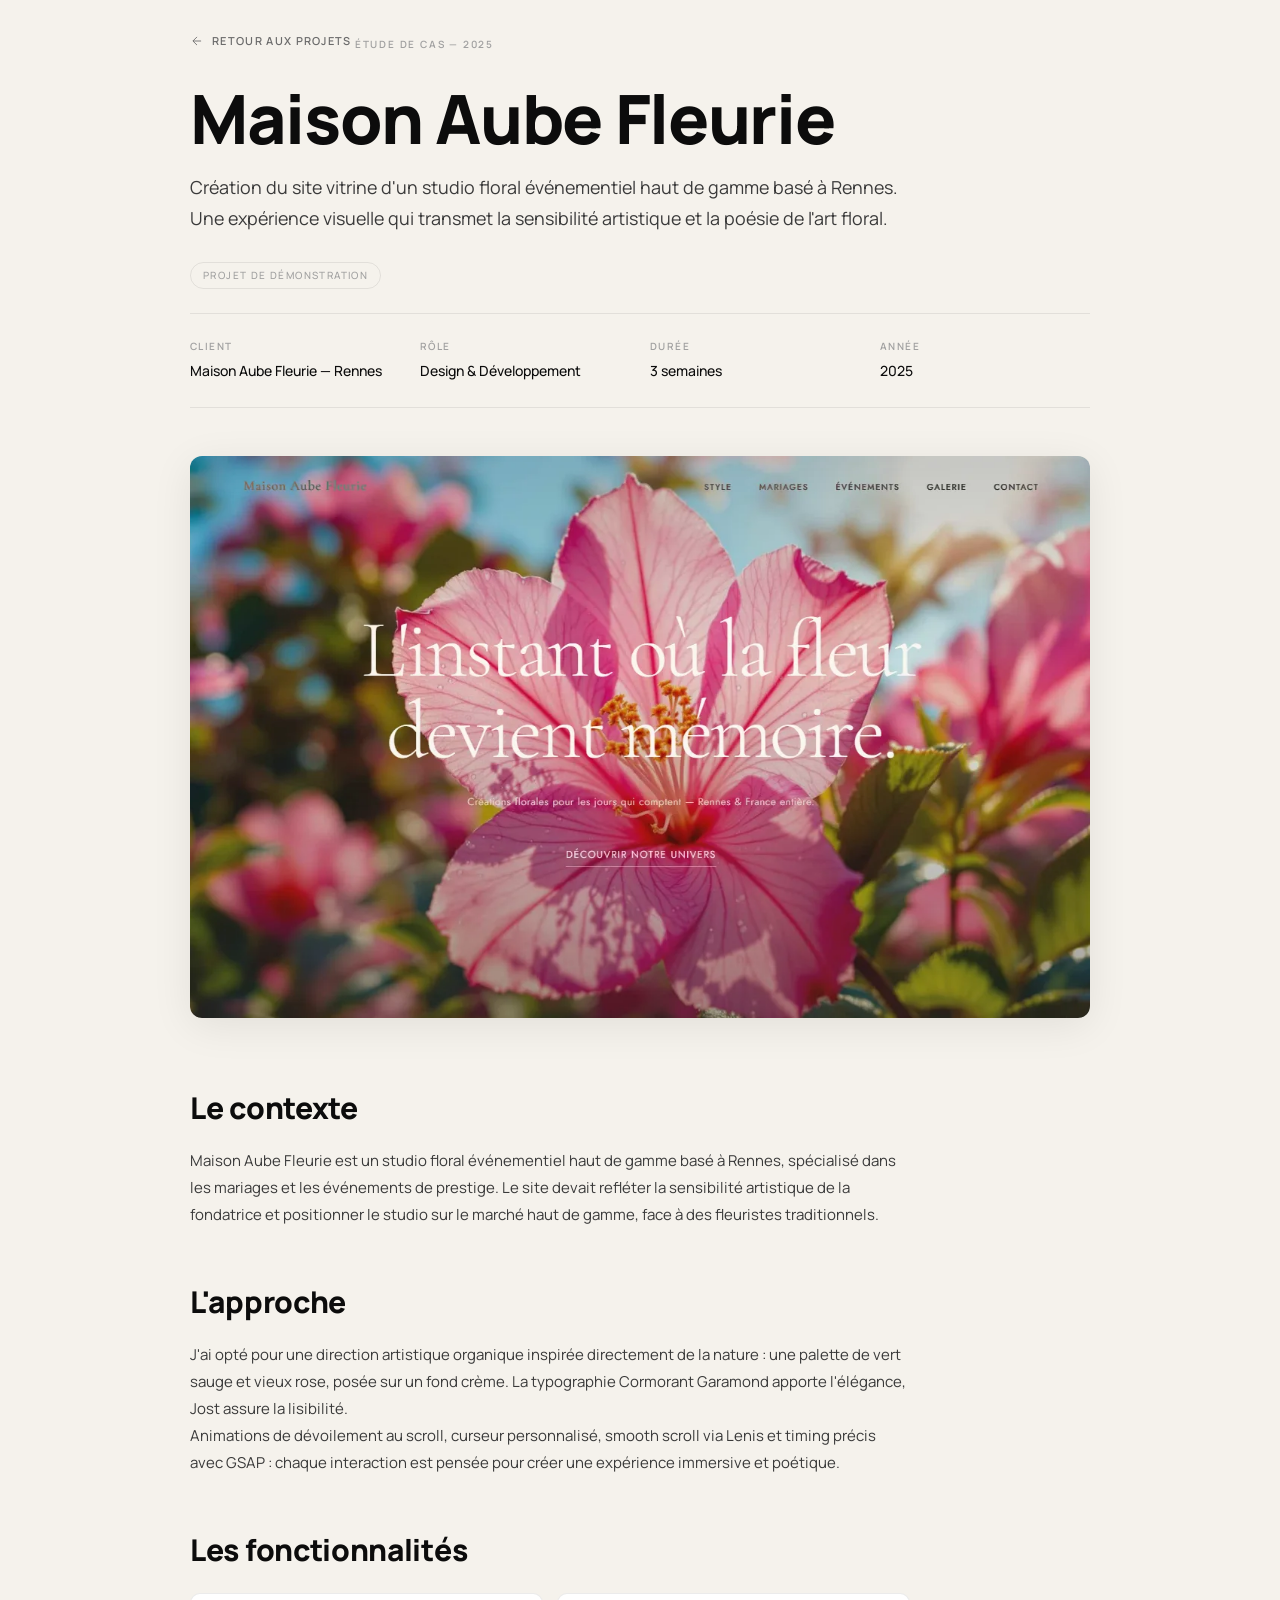
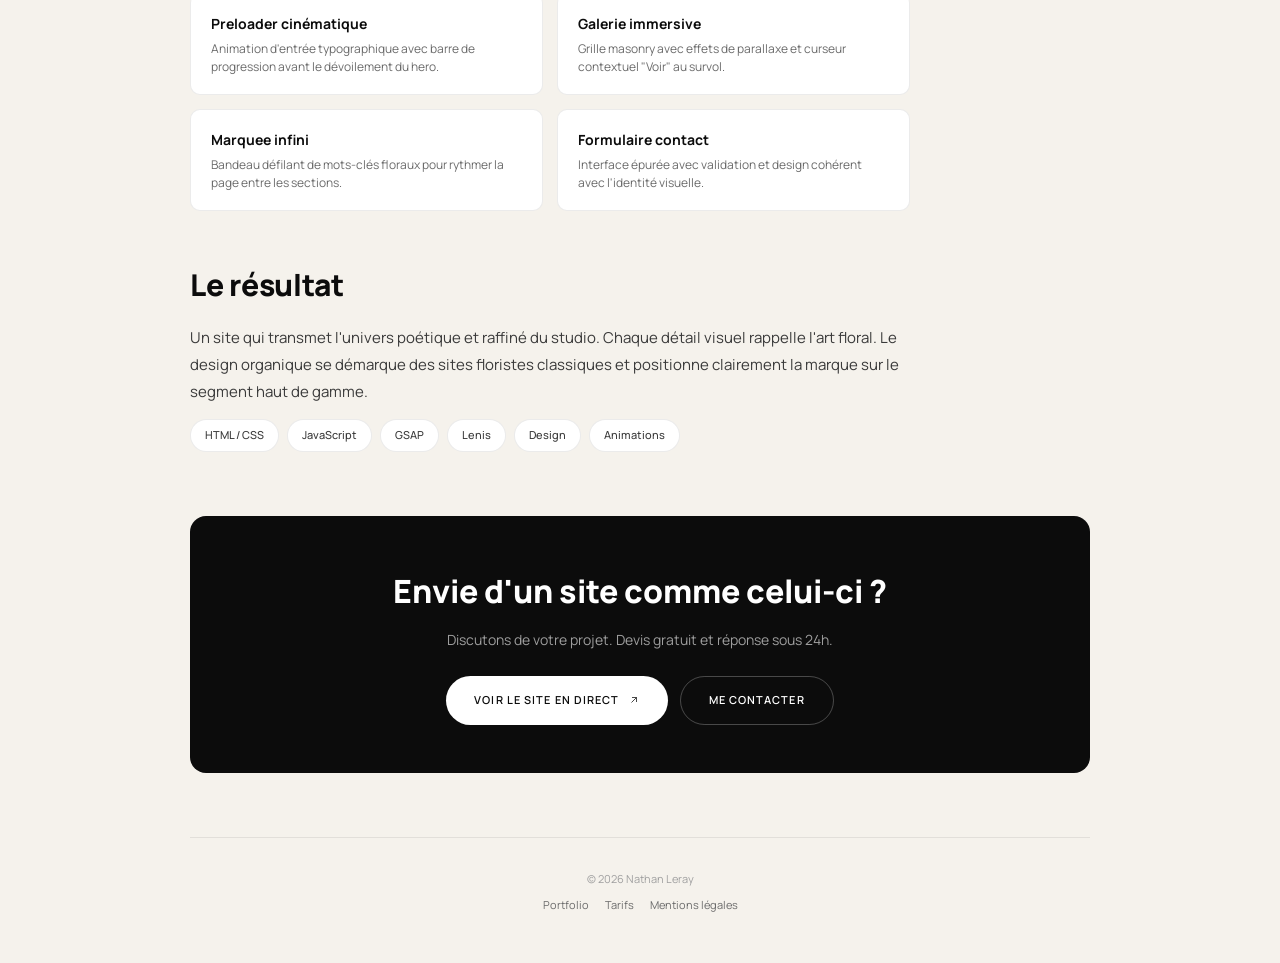
<file: projets/aube-fleurie/index.html>
<!DOCTYPE html>
<html lang="fr">
<head>
<meta charset="UTF-8">
<meta name="viewport" content="width=device-width,initial-scale=1">
<title>Maison Aube Fleurie — &Eacute;tude de cas | Nathan Leray</title>
<meta name="description" content="Cr&eacute;ation du site vitrine d'un studio floral &eacute;v&eacute;nementiel haut de gamme &agrave; Rennes. Esth&eacute;tique organique, palette vert sauge et vieux rose.">
<link rel="canonical" href="https://nathanleray.com/projets/aube-fleurie/">
<meta property="og:type" content="article">
<meta property="og:title" content="Maison Aube Fleurie — &Eacute;tude de cas">
<meta property="og:description" content="Site vitrine d'un studio floral &eacute;v&eacute;nementiel. Esth&eacute;tique organique, animations soign&eacute;es.">
<meta property="og:url" content="https://nathanleray.com/projets/aube-fleurie/">
<meta property="og:image" content="https://nathanleray.com/screenshots/aube.webp">
<meta name="twitter:card" content="summary_large_image">
<meta name="twitter:image" content="https://nathanleray.com/screenshots/aube.webp">
<meta name="author" content="Nathan Leray">
<meta name="theme-color" content="#F5F2EC">
<link rel="icon" href="data:image/svg+xml,<svg xmlns='http://www.w3.org/2000/svg' viewBox='0 0 100 100'><text y='.88em' font-size='78' font-family='system-ui,sans-serif' font-weight='800' fill='%230C0C0C'>N</text></svg>">
<link rel="preconnect" href="https://fonts.googleapis.com">
<link rel="preconnect" href="https://fonts.gstatic.com" crossorigin>
<link href="https://fonts.googleapis.com/css2?family=Manrope:wght@300;400;500;600;700;800&display=swap" rel="stylesheet">
<style>
:root{--bg:#F5F2EC;--surface:#FFFFFF;--ink:#0C0C0C;--secondary:#3A3A3A;--muted:#6B6B6B;--ghost:#A0A0A0;--border:rgba(0,0,0,.08);--font:'Manrope',system-ui,sans-serif;--ease:cubic-bezier(.16,1,.3,1)}
*,*::before,*::after{margin:0;padding:0;box-sizing:border-box}
html{scroll-behavior:smooth;-webkit-font-smoothing:antialiased}
body{font-family:var(--font);font-weight:400;font-size:15px;line-height:1.7;color:var(--ink);background:var(--bg)}
a{color:inherit;text-decoration:none}
img{display:block;max-width:100%}
::selection{background:var(--ink);color:var(--bg)}
.container{max-width:980px;margin:0 auto;padding:0 clamp(20px,5vw,40px)}
.back{display:inline-flex;align-items:center;gap:8px;font-size:11px;font-weight:600;letter-spacing:.12em;text-transform:uppercase;color:var(--muted);padding:32px 0;transition:color .3s}
.back:hover{color:var(--ink)}
.back svg{width:14px;height:14px}
.tag{display:inline-block;font-size:10px;font-weight:600;letter-spacing:.18em;text-transform:uppercase;color:var(--ghost);margin-bottom:14px}
h1{font-size:clamp(36px,6vw,68px);font-weight:800;line-height:1.05;letter-spacing:-.02em;margin-bottom:18px}
.lead{font-size:clamp(16px,1.4vw,19px);color:var(--secondary);max-width:720px;line-height:1.7;margin-bottom:28px}
.demo-badge{display:inline-block;font-size:10px;font-weight:500;letter-spacing:.14em;text-transform:uppercase;color:var(--ghost);border:1px solid var(--border);padding:4px 12px;border-radius:99px;margin-bottom:24px}
.meta{display:grid;grid-template-columns:repeat(auto-fit,minmax(140px,1fr));gap:20px;padding:24px 0;border-top:1px solid var(--border);border-bottom:1px solid var(--border);margin-bottom:48px}
.meta-item-label{font-size:10px;font-weight:600;letter-spacing:.14em;text-transform:uppercase;color:var(--ghost);margin-bottom:4px}
.meta-item-value{font-size:14px;color:var(--ink);font-weight:500}
.hero-img{width:100%;height:auto;border-radius:12px;box-shadow:0 8px 40px rgba(0,0,0,.08);margin-bottom:64px;display:block}
.section{margin-bottom:48px}
.section h2{font-size:clamp(22px,2.5vw,30px);font-weight:800;letter-spacing:-.01em;margin-bottom:14px}
.section p{font-size:15px;color:var(--secondary);line-height:1.8;max-width:720px}
.features{display:grid;grid-template-columns:repeat(2,1fr);gap:14px;margin-top:18px;max-width:720px}
@media(max-width:640px){.features{grid-template-columns:1fr}}
.feature{padding:18px 20px;background:var(--surface);border:1px solid var(--border);border-radius:10px}
.feature-name{font-weight:700;font-size:14px;margin-bottom:4px}
.feature-desc{font-size:12px;color:var(--muted);line-height:1.5}
.tech{display:flex;flex-wrap:wrap;gap:8px;margin-top:14px}
.tech-tag{font-size:11px;font-weight:500;color:var(--secondary);padding:6px 14px;border:1px solid var(--border);border-radius:99px;background:var(--surface)}
.cta-block{padding:48px clamp(28px,5vw,56px);background:var(--ink);color:#fff;border-radius:16px;margin:64px 0;text-align:center}
.cta-block h2{font-size:clamp(22px,3vw,32px);font-weight:800;margin-bottom:10px}
.cta-block p{font-size:14px;color:rgba(255,255,255,.6);margin-bottom:24px;max-width:480px;margin-left:auto;margin-right:auto}
.cta-actions{display:flex;gap:12px;justify-content:center;flex-wrap:wrap}
.btn{display:inline-flex;align-items:center;gap:8px;padding:14px 28px;font-family:var(--font);font-size:11px;font-weight:600;letter-spacing:.1em;text-transform:uppercase;border-radius:99px;border:none;cursor:pointer;transition:all .35s var(--ease);text-decoration:none}
.btn svg{width:12px;height:12px}
.btn-primary{background:#fff;color:var(--ink)}
.btn-primary:hover{transform:translateY(-1px);box-shadow:0 4px 16px rgba(255,255,255,.15)}
.btn-outline{background:transparent;color:#fff;border:1px solid rgba(255,255,255,.25)}
.btn-outline:hover{border-color:#fff}
.footer{padding:32px 0 48px;text-align:center;font-size:11px;color:var(--ghost);border-top:1px solid var(--border);margin-top:32px}
.footer a{color:var(--muted);transition:color .3s}
.footer a:hover{color:var(--ink)}
.footer-links{margin-top:8px;display:flex;gap:16px;justify-content:center;flex-wrap:wrap}
</style>
<script type="application/ld+json">{"@context":"https://schema.org","@type":"BreadcrumbList","itemListElement":[{"@type":"ListItem","position":1,"name":"Accueil","item":"https://nathanleray.com/"},{"@type":"ListItem","position":2,"name":"Projets","item":"https://nathanleray.com/projets/"},{"@type":"ListItem","position":3,"name":"Maison Aube Fleurie","item":"https://nathanleray.com/projets/aube-fleurie/"}]}</script>
<script type="application/ld+json">{"@context":"https://schema.org","@type":"CreativeWork","name":"Maison Aube Fleurie","description":"Site vitrine d'un studio floral &eacute;v&eacute;nementiel haut de gamme &agrave; Rennes. Esth&eacute;tique organique, palette vert sauge et vieux rose.","creator":{"@type":"Person","name":"Nathan Leray","url":"https://nathanleray.com"},"dateCreated":"2025","image":"https://nathanleray.com/screenshots/aube.webp","keywords":"site vitrine, fleuriste, &eacute;v&eacute;nementiel, design web, GSAP, animations"}</script>
</head>
<body>

<div class="container">
  <a href="/" class="back"><svg viewBox="0 0 24 24" fill="none" stroke="currentColor" stroke-width="1.5"><path d="M19 12H5M12 19l-7-7 7-7"/></svg> Retour aux projets</a>

  <p class="tag">&Eacute;tude de cas &mdash; 2025</p>
  <h1>Maison Aube Fleurie</h1>
  <p class="lead">Cr&eacute;ation du site vitrine d'un studio floral &eacute;v&eacute;nementiel haut de gamme bas&eacute; &agrave; Rennes. Une exp&eacute;rience visuelle qui transmet la sensibilit&eacute; artistique et la po&eacute;sie de l'art floral.</p>
  <span class="demo-badge">Projet de d&eacute;monstration</span>

  <div class="meta">
    <div><div class="meta-item-label">Client</div><div class="meta-item-value">Maison Aube Fleurie &mdash; Rennes</div></div>
    <div><div class="meta-item-label">R&ocirc;le</div><div class="meta-item-value">Design &amp; D&eacute;veloppement</div></div>
    <div><div class="meta-item-label">Dur&eacute;e</div><div class="meta-item-value">3 semaines</div></div>
    <div><div class="meta-item-label">Ann&eacute;e</div><div class="meta-item-value">2025</div></div>
  </div>

  <img src="/screenshots/aube.webp" alt="Capture d'&eacute;cran du site Maison Aube Fleurie" width="1200" height="750" class="hero-img" loading="eager">

  <div class="section">
    <h2>Le contexte</h2>
    <p>Maison Aube Fleurie est un studio floral &eacute;v&eacute;nementiel haut de gamme bas&eacute; &agrave; Rennes, sp&eacute;cialis&eacute; dans les mariages et les &eacute;v&eacute;nements de prestige. Le site devait refl&eacute;ter la sensibilit&eacute; artistique de la fondatrice et positionner le studio sur le march&eacute; haut de gamme, face &agrave; des fleuristes traditionnels.</p>
  </div>

  <div class="section">
    <h2>L'approche</h2>
    <p>J'ai opt&eacute; pour une direction artistique organique inspir&eacute;e directement de la nature&nbsp;: une palette de vert sauge et vieux rose, pos&eacute;e sur un fond cr&egrave;me. La typographie Cormorant Garamond apporte l'&eacute;l&eacute;gance, Jost assure la lisibilit&eacute;.</p>
    <p>Animations de d&eacute;voilement au scroll, curseur personnalis&eacute;, smooth scroll via Lenis et timing pr&eacute;cis avec GSAP&nbsp;: chaque interaction est pens&eacute;e pour cr&eacute;er une exp&eacute;rience immersive et po&eacute;tique.</p>
  </div>

  <div class="section">
    <h2>Les fonctionnalit&eacute;s</h2>
    <div class="features">
      <div class="feature"><div class="feature-name">Preloader cin&eacute;matique</div><div class="feature-desc">Animation d'entr&eacute;e typographique avec barre de progression avant le d&eacute;voilement du hero.</div></div>
      <div class="feature"><div class="feature-name">Galerie immersive</div><div class="feature-desc">Grille masonry avec effets de parallaxe et curseur contextuel "Voir" au survol.</div></div>
      <div class="feature"><div class="feature-name">Marquee infini</div><div class="feature-desc">Bandeau d&eacute;filant de mots-cl&eacute;s floraux pour rythmer la page entre les sections.</div></div>
      <div class="feature"><div class="feature-name">Formulaire contact</div><div class="feature-desc">Interface &eacute;pur&eacute;e avec validation et design coh&eacute;rent avec l'identit&eacute; visuelle.</div></div>
    </div>
  </div>

  <div class="section">
    <h2>Le r&eacute;sultat</h2>
    <p>Un site qui transmet l'univers po&eacute;tique et raffin&eacute; du studio. Chaque d&eacute;tail visuel rappelle l'art floral. Le design organique se d&eacute;marque des sites floristes classiques et positionne clairement la marque sur le segment haut de gamme.</p>
    <div class="tech">
      <span class="tech-tag">HTML / CSS</span>
      <span class="tech-tag">JavaScript</span>
      <span class="tech-tag">GSAP</span>
      <span class="tech-tag">Lenis</span>
      <span class="tech-tag">Design</span>
      <span class="tech-tag">Animations</span>
    </div>
  </div>

  <div class="cta-block">
    <h2>Envie d'un site comme celui-ci&nbsp;?</h2>
    <p>Discutons de votre projet. Devis gratuit et r&eacute;ponse sous 24h.</p>
    <div class="cta-actions">
      <a href="/sites/aube-fleurie/index.html" target="_blank" rel="noopener noreferrer" class="btn btn-primary">Voir le site en direct <svg viewBox="0 0 24 24" fill="none" stroke="currentColor" stroke-width="1.5"><path d="M7 17L17 7M17 7H8M17 7v9"/></svg></a>
      <a href="/#contact" class="btn btn-outline">Me contacter</a>
    </div>
  </div>

  <div class="footer">
    <p>&copy; 2026 Nathan Leray</p>
    <div class="footer-links">
      <a href="/">Portfolio</a>
      <a href="/offres/">Tarifs</a>
      <a href="/mentions-legales/">Mentions l&eacute;gales</a>
    </div>
  </div>
</div>

</body>
</html>
</file>
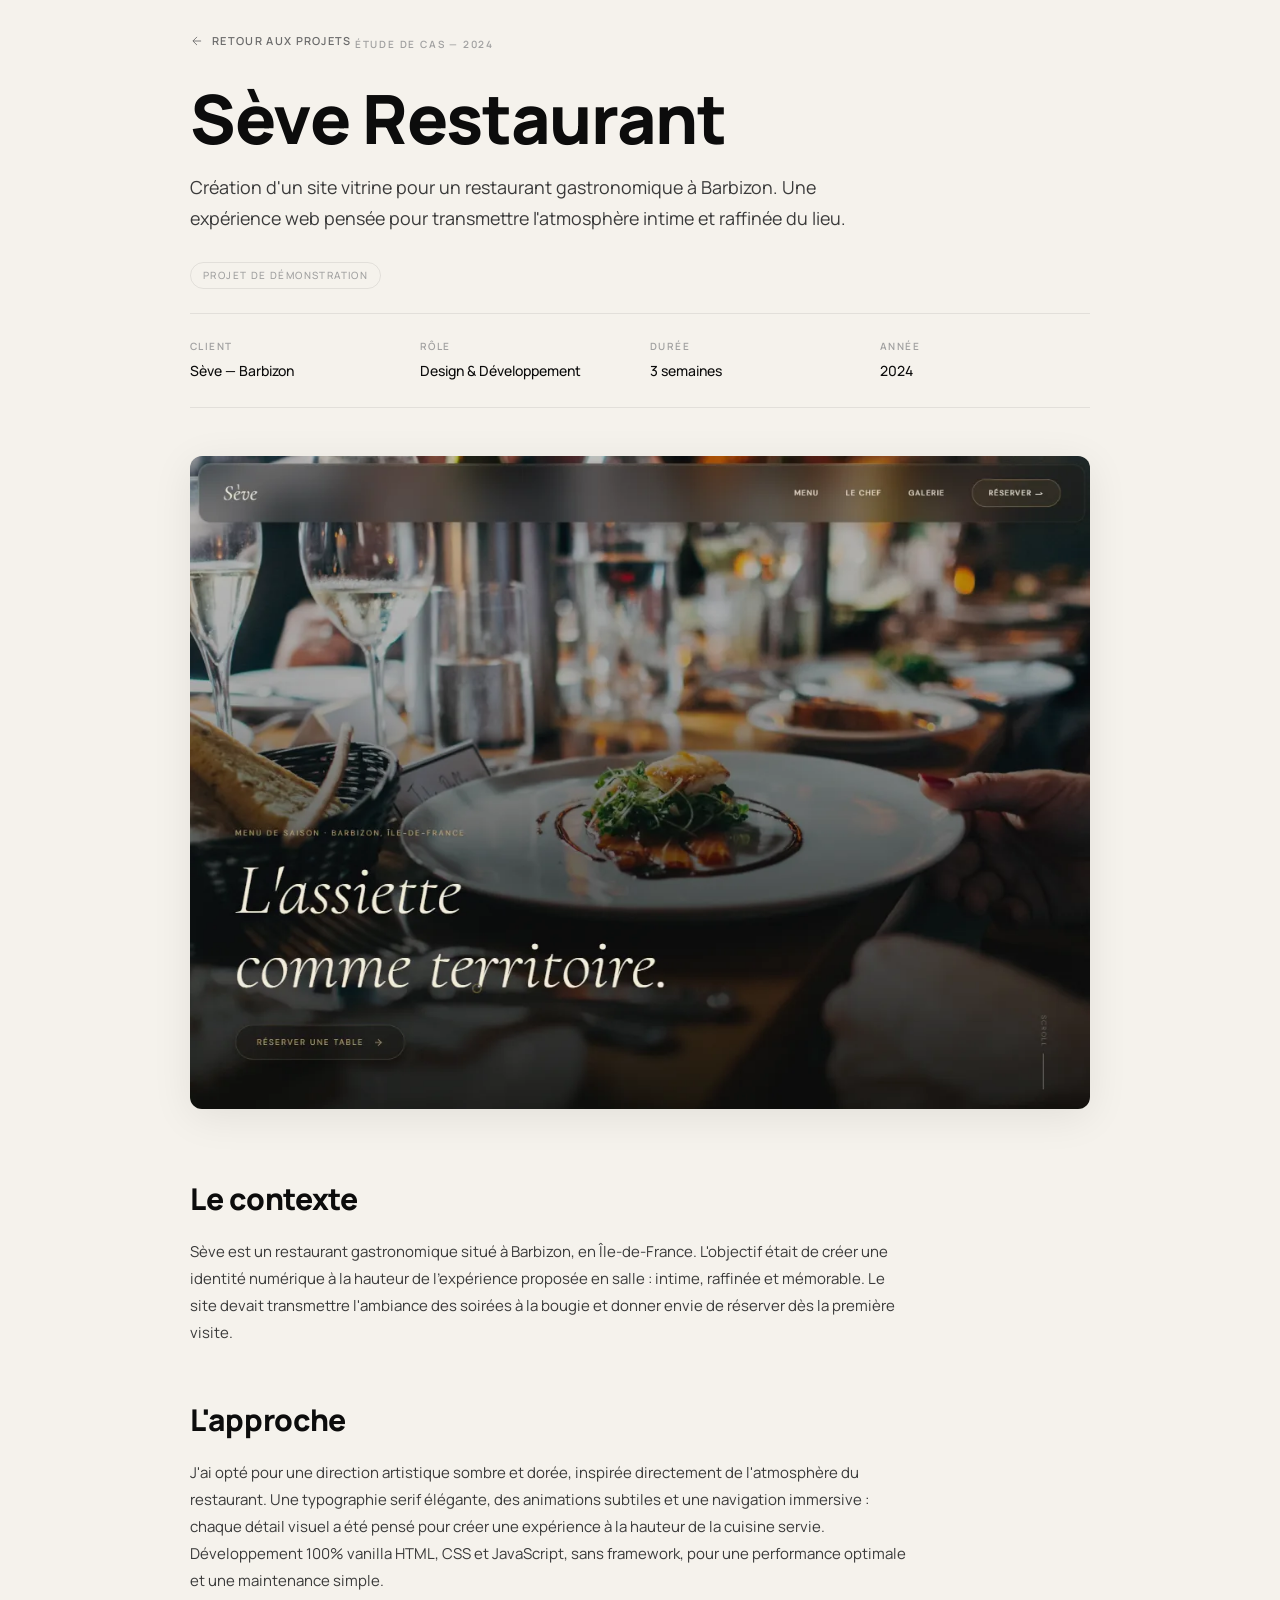
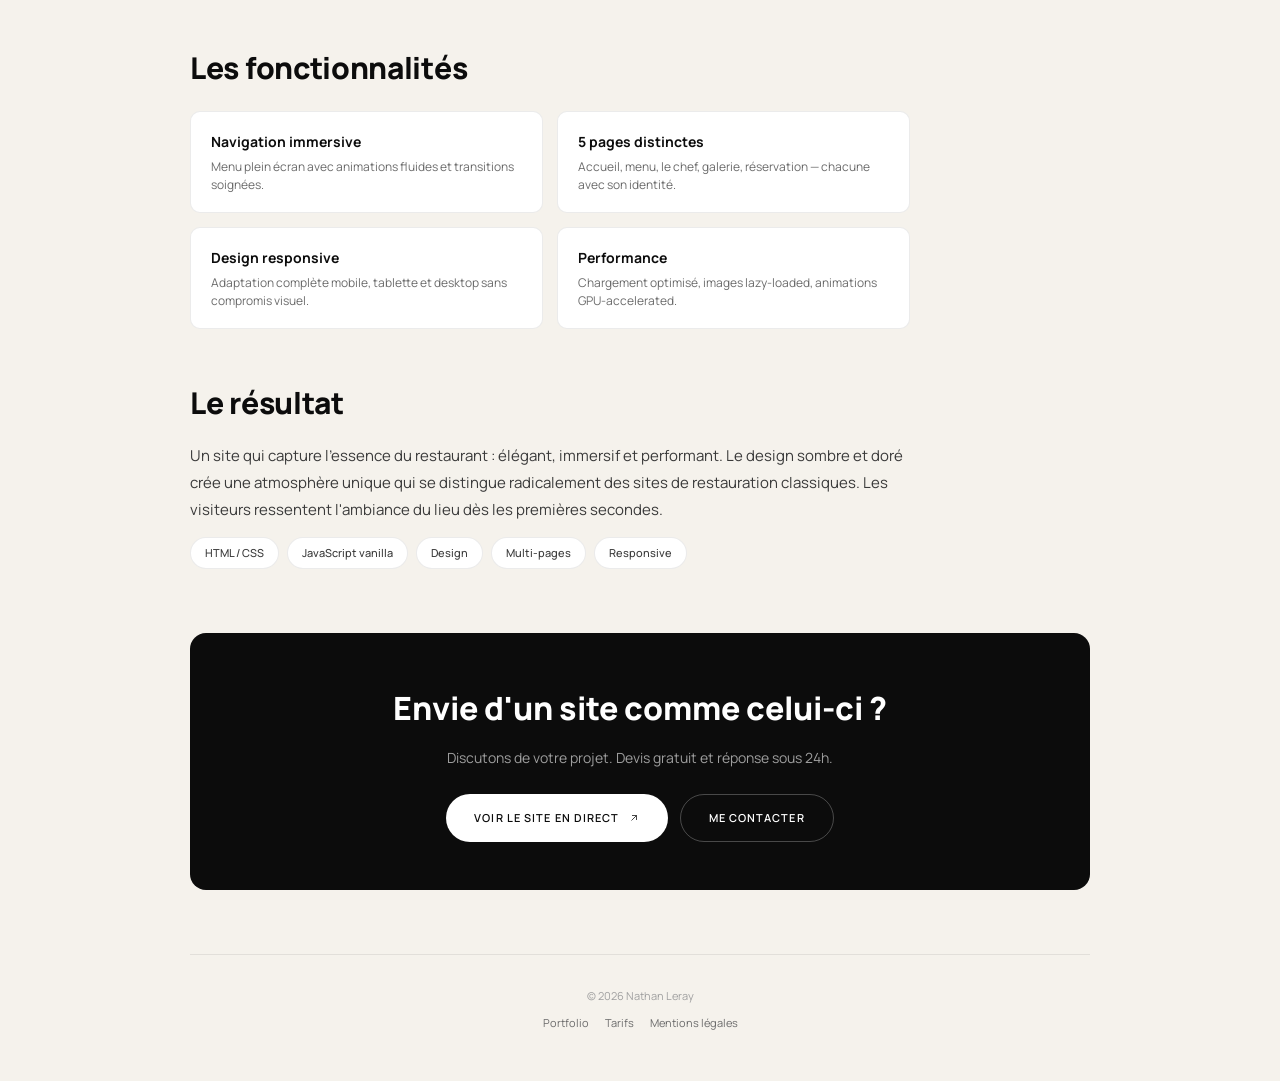
<file: projets/seve-restaurant/index.html>
<!DOCTYPE html>
<html lang="fr">
<head>
<meta charset="UTF-8">
<meta name="viewport" content="width=device-width,initial-scale=1">
<title>S&egrave;ve Restaurant — &Eacute;tude de cas | Nathan Leray</title>
<meta name="description" content="Cr&eacute;ation du site vitrine du restaurant gastronomique S&egrave;ve &agrave; Barbizon. Design immersif, ambiance sombre et dor&eacute;e, navigation soign&eacute;e.">
<link rel="canonical" href="https://nathanleray.com/projets/seve-restaurant/">
<meta property="og:type" content="article">
<meta property="og:title" content="S&egrave;ve Restaurant — &Eacute;tude de cas">
<meta property="og:description" content="Cr&eacute;ation d'un site vitrine gastronomique. Design immersif, ambiance sombre et dor&eacute;e.">
<meta property="og:url" content="https://nathanleray.com/projets/seve-restaurant/">
<meta property="og:image" content="https://nathanleray.com/screenshots/seve.webp">
<meta name="twitter:card" content="summary_large_image">
<meta name="twitter:image" content="https://nathanleray.com/screenshots/seve.webp">
<meta name="author" content="Nathan Leray">
<meta name="theme-color" content="#F5F2EC">
<link rel="icon" href="data:image/svg+xml,<svg xmlns='http://www.w3.org/2000/svg' viewBox='0 0 100 100'><text y='.88em' font-size='78' font-family='system-ui,sans-serif' font-weight='800' fill='%230C0C0C'>N</text></svg>">
<link rel="preconnect" href="https://fonts.googleapis.com">
<link rel="preconnect" href="https://fonts.gstatic.com" crossorigin>
<link href="https://fonts.googleapis.com/css2?family=Manrope:wght@300;400;500;600;700;800&display=swap" rel="stylesheet">
<style>
:root{--bg:#F5F2EC;--surface:#FFFFFF;--ink:#0C0C0C;--secondary:#3A3A3A;--muted:#6B6B6B;--ghost:#A0A0A0;--border:rgba(0,0,0,.08);--font:'Manrope',system-ui,sans-serif;--ease:cubic-bezier(.16,1,.3,1)}
*,*::before,*::after{margin:0;padding:0;box-sizing:border-box}
html{scroll-behavior:smooth;-webkit-font-smoothing:antialiased}
body{font-family:var(--font);font-weight:400;font-size:15px;line-height:1.7;color:var(--ink);background:var(--bg)}
a{color:inherit;text-decoration:none}
img{display:block;max-width:100%}
::selection{background:var(--ink);color:var(--bg)}
.container{max-width:980px;margin:0 auto;padding:0 clamp(20px,5vw,40px)}
.back{display:inline-flex;align-items:center;gap:8px;font-size:11px;font-weight:600;letter-spacing:.12em;text-transform:uppercase;color:var(--muted);padding:32px 0;transition:color .3s}
.back:hover{color:var(--ink)}
.back svg{width:14px;height:14px}
.tag{display:inline-block;font-size:10px;font-weight:600;letter-spacing:.18em;text-transform:uppercase;color:var(--ghost);margin-bottom:14px}
h1{font-size:clamp(36px,6vw,68px);font-weight:800;line-height:1.05;letter-spacing:-.02em;margin-bottom:18px}
.lead{font-size:clamp(16px,1.4vw,19px);color:var(--secondary);max-width:720px;line-height:1.7;margin-bottom:28px}
.demo-badge{display:inline-block;font-size:10px;font-weight:500;letter-spacing:.14em;text-transform:uppercase;color:var(--ghost);border:1px solid var(--border);padding:4px 12px;border-radius:99px;margin-bottom:24px}
.meta{display:grid;grid-template-columns:repeat(auto-fit,minmax(140px,1fr));gap:20px;padding:24px 0;border-top:1px solid var(--border);border-bottom:1px solid var(--border);margin-bottom:48px}
.meta-item-label{font-size:10px;font-weight:600;letter-spacing:.14em;text-transform:uppercase;color:var(--ghost);margin-bottom:4px}
.meta-item-value{font-size:14px;color:var(--ink);font-weight:500}
.hero-img{width:100%;height:auto;border-radius:12px;box-shadow:0 8px 40px rgba(0,0,0,.08);margin-bottom:64px;display:block}
.section{margin-bottom:48px}
.section h2{font-size:clamp(22px,2.5vw,30px);font-weight:800;letter-spacing:-.01em;margin-bottom:14px}
.section p{font-size:15px;color:var(--secondary);line-height:1.8;max-width:720px}
.features{display:grid;grid-template-columns:repeat(2,1fr);gap:14px;margin-top:18px;max-width:720px}
@media(max-width:640px){.features{grid-template-columns:1fr}}
.feature{padding:18px 20px;background:var(--surface);border:1px solid var(--border);border-radius:10px}
.feature-name{font-weight:700;font-size:14px;margin-bottom:4px}
.feature-desc{font-size:12px;color:var(--muted);line-height:1.5}
.tech{display:flex;flex-wrap:wrap;gap:8px;margin-top:14px}
.tech-tag{font-size:11px;font-weight:500;color:var(--secondary);padding:6px 14px;border:1px solid var(--border);border-radius:99px;background:var(--surface)}
.cta-block{padding:48px clamp(28px,5vw,56px);background:var(--ink);color:#fff;border-radius:16px;margin:64px 0;text-align:center}
.cta-block h2{font-size:clamp(22px,3vw,32px);font-weight:800;margin-bottom:10px}
.cta-block p{font-size:14px;color:rgba(255,255,255,.6);margin-bottom:24px;max-width:480px;margin-left:auto;margin-right:auto}
.cta-actions{display:flex;gap:12px;justify-content:center;flex-wrap:wrap}
.btn{display:inline-flex;align-items:center;gap:8px;padding:14px 28px;font-family:var(--font);font-size:11px;font-weight:600;letter-spacing:.1em;text-transform:uppercase;border-radius:99px;border:none;cursor:pointer;transition:all .35s var(--ease);text-decoration:none}
.btn svg{width:12px;height:12px}
.btn-primary{background:#fff;color:var(--ink)}
.btn-primary:hover{transform:translateY(-1px);box-shadow:0 4px 16px rgba(255,255,255,.15)}
.btn-outline{background:transparent;color:#fff;border:1px solid rgba(255,255,255,.25)}
.btn-outline:hover{border-color:#fff}
.footer{padding:32px 0 48px;text-align:center;font-size:11px;color:var(--ghost);border-top:1px solid var(--border);margin-top:32px}
.footer a{color:var(--muted);transition:color .3s}
.footer a:hover{color:var(--ink)}
.footer-links{margin-top:8px;display:flex;gap:16px;justify-content:center;flex-wrap:wrap}
</style>
<script type="application/ld+json">{"@context":"https://schema.org","@type":"BreadcrumbList","itemListElement":[{"@type":"ListItem","position":1,"name":"Accueil","item":"https://nathanleray.com/"},{"@type":"ListItem","position":2,"name":"Projets","item":"https://nathanleray.com/projets/"},{"@type":"ListItem","position":3,"name":"S&egrave;ve Restaurant","item":"https://nathanleray.com/projets/seve-restaurant/"}]}</script>
<script type="application/ld+json">{"@context":"https://schema.org","@type":"CreativeWork","name":"S&egrave;ve Restaurant","description":"Site vitrine pour un restaurant gastronomique &agrave; Barbizon. Design immersif, ambiance sombre et dor&eacute;e.","creator":{"@type":"Person","name":"Nathan Leray","url":"https://nathanleray.com"},"dateCreated":"2024","image":"https://nathanleray.com/screenshots/seve.webp","keywords":"site vitrine, restaurant, gastronomie, design web, HTML CSS JavaScript"}</script>
</head>
<body>

<div class="container">
  <a href="/" class="back"><svg viewBox="0 0 24 24" fill="none" stroke="currentColor" stroke-width="1.5"><path d="M19 12H5M12 19l-7-7 7-7"/></svg> Retour aux projets</a>

  <p class="tag">&Eacute;tude de cas &mdash; 2024</p>
  <h1>S&egrave;ve Restaurant</h1>
  <p class="lead">Cr&eacute;ation d'un site vitrine pour un restaurant gastronomique &agrave; Barbizon. Une exp&eacute;rience web pens&eacute;e pour transmettre l'atmosph&egrave;re intime et raffin&eacute;e du lieu.</p>
  <span class="demo-badge">Projet de d&eacute;monstration</span>

  <div class="meta">
    <div><div class="meta-item-label">Client</div><div class="meta-item-value">S&egrave;ve &mdash; Barbizon</div></div>
    <div><div class="meta-item-label">R&ocirc;le</div><div class="meta-item-value">Design &amp; D&eacute;veloppement</div></div>
    <div><div class="meta-item-label">Dur&eacute;e</div><div class="meta-item-value">3 semaines</div></div>
    <div><div class="meta-item-label">Ann&eacute;e</div><div class="meta-item-value">2024</div></div>
  </div>

  <img src="/screenshots/seve.webp" alt="Capture d'&eacute;cran du site S&egrave;ve Restaurant" width="1200" height="750" class="hero-img" loading="eager">

  <div class="section">
    <h2>Le contexte</h2>
    <p>S&egrave;ve est un restaurant gastronomique situ&eacute; &agrave; Barbizon, en &Icirc;le-de-France. L'objectif &eacute;tait de cr&eacute;er une identit&eacute; num&eacute;rique &agrave; la hauteur de l'exp&eacute;rience propos&eacute;e en salle&nbsp;: intime, raffin&eacute;e et m&eacute;morable. Le site devait transmettre l'ambiance des soir&eacute;es &agrave; la bougie et donner envie de r&eacute;server d&egrave;s la premi&egrave;re visite.</p>
  </div>

  <div class="section">
    <h2>L'approche</h2>
    <p>J'ai opt&eacute; pour une direction artistique sombre et dor&eacute;e, inspir&eacute;e directement de l'atmosph&egrave;re du restaurant. Une typographie serif &eacute;l&eacute;gante, des animations subtiles et une navigation immersive&nbsp;: chaque d&eacute;tail visuel a &eacute;t&eacute; pens&eacute; pour cr&eacute;er une exp&eacute;rience &agrave; la hauteur de la cuisine servie.</p>
    <p>D&eacute;veloppement 100% vanilla HTML, CSS et JavaScript, sans framework, pour une performance optimale et une maintenance simple.</p>
  </div>

  <div class="section">
    <h2>Les fonctionnalit&eacute;s</h2>
    <div class="features">
      <div class="feature"><div class="feature-name">Navigation immersive</div><div class="feature-desc">Menu plein &eacute;cran avec animations fluides et transitions soign&eacute;es.</div></div>
      <div class="feature"><div class="feature-name">5 pages distinctes</div><div class="feature-desc">Accueil, menu, le chef, galerie, r&eacute;servation &mdash; chacune avec son identit&eacute;.</div></div>
      <div class="feature"><div class="feature-name">Design responsive</div><div class="feature-desc">Adaptation compl&egrave;te mobile, tablette et desktop sans compromis visuel.</div></div>
      <div class="feature"><div class="feature-name">Performance</div><div class="feature-desc">Chargement optimis&eacute;, images lazy-loaded, animations GPU-accelerated.</div></div>
    </div>
  </div>

  <div class="section">
    <h2>Le r&eacute;sultat</h2>
    <p>Un site qui capture l'essence du restaurant&nbsp;: &eacute;l&eacute;gant, immersif et performant. Le design sombre et dor&eacute; cr&eacute;e une atmosph&egrave;re unique qui se distingue radicalement des sites de restauration classiques. Les visiteurs ressentent l'ambiance du lieu d&egrave;s les premi&egrave;res secondes.</p>
    <div class="tech">
      <span class="tech-tag">HTML / CSS</span>
      <span class="tech-tag">JavaScript vanilla</span>
      <span class="tech-tag">Design</span>
      <span class="tech-tag">Multi-pages</span>
      <span class="tech-tag">Responsive</span>
    </div>
  </div>

  <div class="cta-block">
    <h2>Envie d'un site comme celui-ci&nbsp;?</h2>
    <p>Discutons de votre projet. Devis gratuit et r&eacute;ponse sous 24h.</p>
    <div class="cta-actions">
      <a href="/sites/seve/index.html" target="_blank" rel="noopener noreferrer" class="btn btn-primary">Voir le site en direct <svg viewBox="0 0 24 24" fill="none" stroke="currentColor" stroke-width="1.5"><path d="M7 17L17 7M17 7H8M17 7v9"/></svg></a>
      <a href="/#contact" class="btn btn-outline">Me contacter</a>
    </div>
  </div>

  <div class="footer">
    <p>&copy; 2026 Nathan Leray</p>
    <div class="footer-links">
      <a href="/">Portfolio</a>
      <a href="/offres/">Tarifs</a>
      <a href="/mentions-legales/">Mentions l&eacute;gales</a>
    </div>
  </div>
</div>

</body>
</html>
</file>
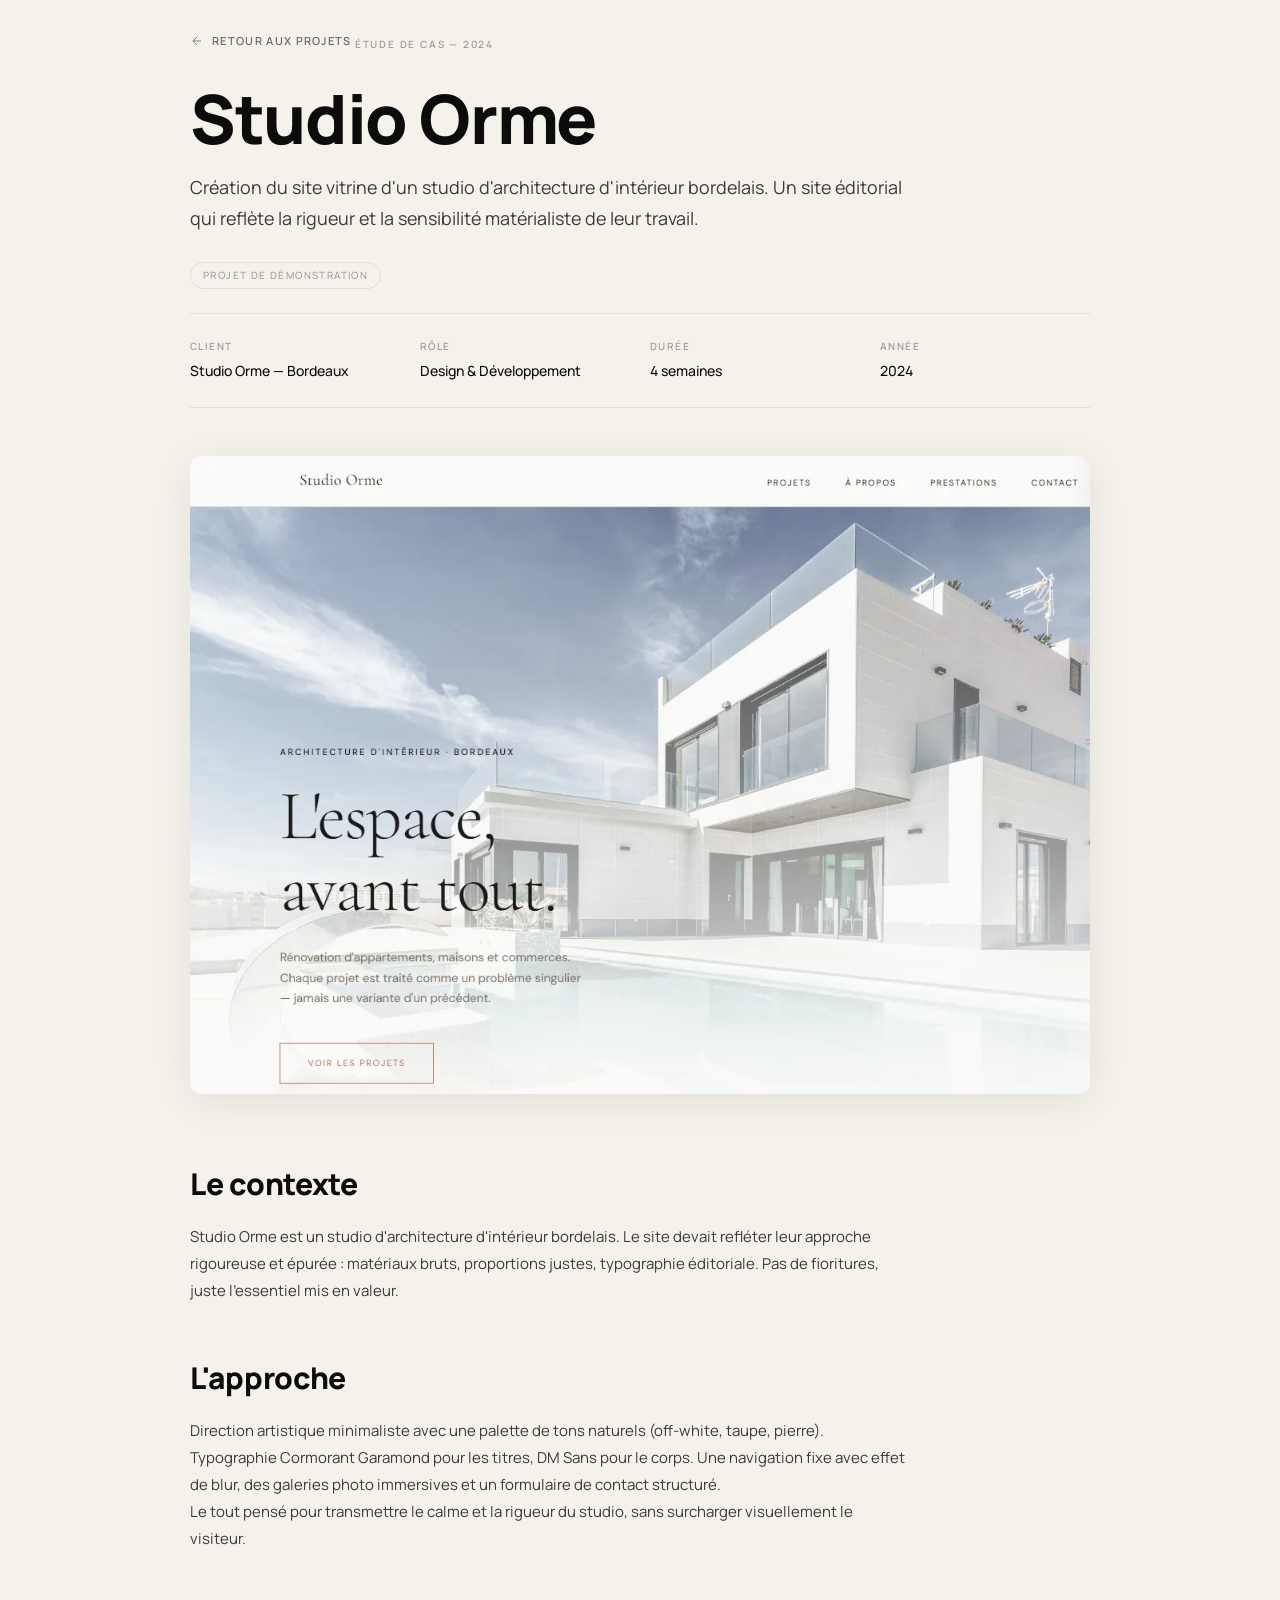
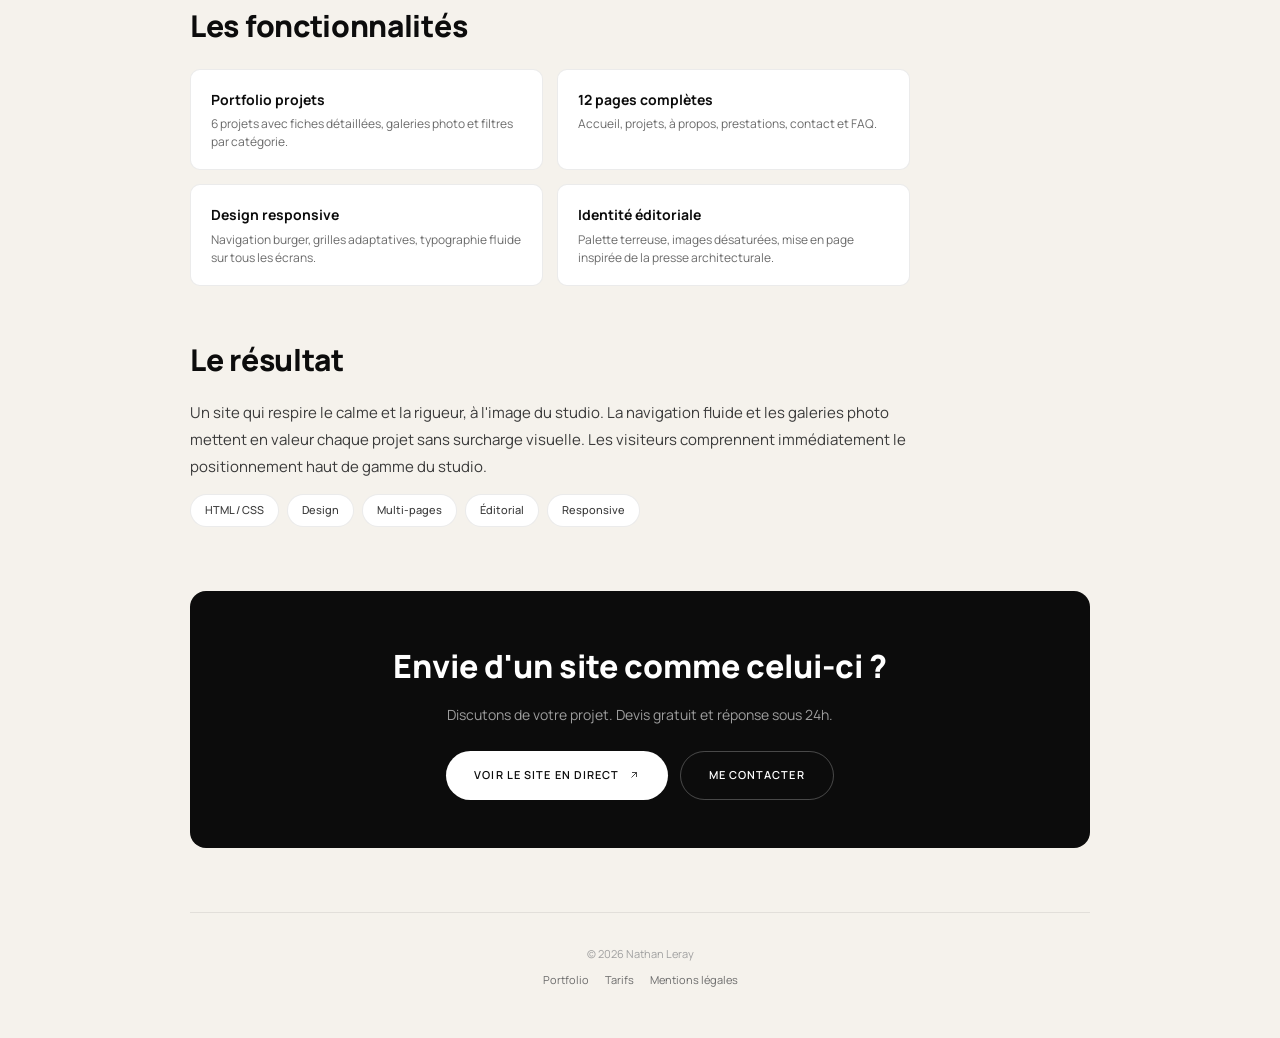
<file: projets/studio-orme/index.html>
<!DOCTYPE html>
<html lang="fr">
<head>
<meta charset="UTF-8">
<meta name="viewport" content="width=device-width,initial-scale=1">
<title>Studio Orme — &Eacute;tude de cas | Nathan Leray</title>
<meta name="description" content="Cr&eacute;ation du site vitrine d'un studio d'architecture d'int&eacute;rieur bordelais. Design &eacute;pur&eacute;, typographie &eacute;ditoriale, tons naturels.">
<link rel="canonical" href="https://nathanleray.com/projets/studio-orme/">
<meta property="og:type" content="article">
<meta property="og:title" content="Studio Orme — &Eacute;tude de cas">
<meta property="og:description" content="Site vitrine d'un studio d'architecture d'int&eacute;rieur. Design &eacute;pur&eacute;, typographie &eacute;ditoriale.">
<meta property="og:url" content="https://nathanleray.com/projets/studio-orme/">
<meta property="og:image" content="https://nathanleray.com/screenshots/orme.webp">
<meta name="twitter:card" content="summary_large_image">
<meta name="twitter:image" content="https://nathanleray.com/screenshots/orme.webp">
<meta name="author" content="Nathan Leray">
<meta name="theme-color" content="#F5F2EC">
<link rel="icon" href="data:image/svg+xml,<svg xmlns='http://www.w3.org/2000/svg' viewBox='0 0 100 100'><text y='.88em' font-size='78' font-family='system-ui,sans-serif' font-weight='800' fill='%230C0C0C'>N</text></svg>">
<link rel="preconnect" href="https://fonts.googleapis.com">
<link rel="preconnect" href="https://fonts.gstatic.com" crossorigin>
<link href="https://fonts.googleapis.com/css2?family=Manrope:wght@300;400;500;600;700;800&display=swap" rel="stylesheet">
<style>
:root{--bg:#F5F2EC;--surface:#FFFFFF;--ink:#0C0C0C;--secondary:#3A3A3A;--muted:#6B6B6B;--ghost:#A0A0A0;--border:rgba(0,0,0,.08);--font:'Manrope',system-ui,sans-serif;--ease:cubic-bezier(.16,1,.3,1)}
*,*::before,*::after{margin:0;padding:0;box-sizing:border-box}
html{scroll-behavior:smooth;-webkit-font-smoothing:antialiased}
body{font-family:var(--font);font-weight:400;font-size:15px;line-height:1.7;color:var(--ink);background:var(--bg)}
a{color:inherit;text-decoration:none}
img{display:block;max-width:100%}
::selection{background:var(--ink);color:var(--bg)}
.container{max-width:980px;margin:0 auto;padding:0 clamp(20px,5vw,40px)}
.back{display:inline-flex;align-items:center;gap:8px;font-size:11px;font-weight:600;letter-spacing:.12em;text-transform:uppercase;color:var(--muted);padding:32px 0;transition:color .3s}
.back:hover{color:var(--ink)}
.back svg{width:14px;height:14px}
.tag{display:inline-block;font-size:10px;font-weight:600;letter-spacing:.18em;text-transform:uppercase;color:var(--ghost);margin-bottom:14px}
h1{font-size:clamp(36px,6vw,68px);font-weight:800;line-height:1.05;letter-spacing:-.02em;margin-bottom:18px}
.lead{font-size:clamp(16px,1.4vw,19px);color:var(--secondary);max-width:720px;line-height:1.7;margin-bottom:28px}
.demo-badge{display:inline-block;font-size:10px;font-weight:500;letter-spacing:.14em;text-transform:uppercase;color:var(--ghost);border:1px solid var(--border);padding:4px 12px;border-radius:99px;margin-bottom:24px}
.meta{display:grid;grid-template-columns:repeat(auto-fit,minmax(140px,1fr));gap:20px;padding:24px 0;border-top:1px solid var(--border);border-bottom:1px solid var(--border);margin-bottom:48px}
.meta-item-label{font-size:10px;font-weight:600;letter-spacing:.14em;text-transform:uppercase;color:var(--ghost);margin-bottom:4px}
.meta-item-value{font-size:14px;color:var(--ink);font-weight:500}
.hero-img{width:100%;height:auto;border-radius:12px;box-shadow:0 8px 40px rgba(0,0,0,.08);margin-bottom:64px;display:block}
.section{margin-bottom:48px}
.section h2{font-size:clamp(22px,2.5vw,30px);font-weight:800;letter-spacing:-.01em;margin-bottom:14px}
.section p{font-size:15px;color:var(--secondary);line-height:1.8;max-width:720px}
.features{display:grid;grid-template-columns:repeat(2,1fr);gap:14px;margin-top:18px;max-width:720px}
@media(max-width:640px){.features{grid-template-columns:1fr}}
.feature{padding:18px 20px;background:var(--surface);border:1px solid var(--border);border-radius:10px}
.feature-name{font-weight:700;font-size:14px;margin-bottom:4px}
.feature-desc{font-size:12px;color:var(--muted);line-height:1.5}
.tech{display:flex;flex-wrap:wrap;gap:8px;margin-top:14px}
.tech-tag{font-size:11px;font-weight:500;color:var(--secondary);padding:6px 14px;border:1px solid var(--border);border-radius:99px;background:var(--surface)}
.cta-block{padding:48px clamp(28px,5vw,56px);background:var(--ink);color:#fff;border-radius:16px;margin:64px 0;text-align:center}
.cta-block h2{font-size:clamp(22px,3vw,32px);font-weight:800;margin-bottom:10px}
.cta-block p{font-size:14px;color:rgba(255,255,255,.6);margin-bottom:24px;max-width:480px;margin-left:auto;margin-right:auto}
.cta-actions{display:flex;gap:12px;justify-content:center;flex-wrap:wrap}
.btn{display:inline-flex;align-items:center;gap:8px;padding:14px 28px;font-family:var(--font);font-size:11px;font-weight:600;letter-spacing:.1em;text-transform:uppercase;border-radius:99px;border:none;cursor:pointer;transition:all .35s var(--ease);text-decoration:none}
.btn svg{width:12px;height:12px}
.btn-primary{background:#fff;color:var(--ink)}
.btn-primary:hover{transform:translateY(-1px);box-shadow:0 4px 16px rgba(255,255,255,.15)}
.btn-outline{background:transparent;color:#fff;border:1px solid rgba(255,255,255,.25)}
.btn-outline:hover{border-color:#fff}
.footer{padding:32px 0 48px;text-align:center;font-size:11px;color:var(--ghost);border-top:1px solid var(--border);margin-top:32px}
.footer a{color:var(--muted);transition:color .3s}
.footer a:hover{color:var(--ink)}
.footer-links{margin-top:8px;display:flex;gap:16px;justify-content:center;flex-wrap:wrap}
</style>
<script type="application/ld+json">{"@context":"https://schema.org","@type":"BreadcrumbList","itemListElement":[{"@type":"ListItem","position":1,"name":"Accueil","item":"https://nathanleray.com/"},{"@type":"ListItem","position":2,"name":"Projets","item":"https://nathanleray.com/projets/"},{"@type":"ListItem","position":3,"name":"Studio Orme","item":"https://nathanleray.com/projets/studio-orme/"}]}</script>
<script type="application/ld+json">{"@context":"https://schema.org","@type":"CreativeWork","name":"Studio Orme","description":"Site vitrine pour un studio d'architecture d'int&eacute;rieur bordelais. Design &eacute;pur&eacute;, typographie &eacute;ditoriale, tons naturels.","creator":{"@type":"Person","name":"Nathan Leray","url":"https://nathanleray.com"},"dateCreated":"2024","image":"https://nathanleray.com/screenshots/orme.webp","keywords":"site vitrine, architecture, design int&eacute;rieur, multi-pages, design web"}</script>
</head>
<body>

<div class="container">
  <a href="/" class="back"><svg viewBox="0 0 24 24" fill="none" stroke="currentColor" stroke-width="1.5"><path d="M19 12H5M12 19l-7-7 7-7"/></svg> Retour aux projets</a>

  <p class="tag">&Eacute;tude de cas &mdash; 2024</p>
  <h1>Studio Orme</h1>
  <p class="lead">Cr&eacute;ation du site vitrine d'un studio d'architecture d'int&eacute;rieur bordelais. Un site &eacute;ditorial qui refl&egrave;te la rigueur et la sensibilit&eacute; mat&eacute;rialiste de leur travail.</p>
  <span class="demo-badge">Projet de d&eacute;monstration</span>

  <div class="meta">
    <div><div class="meta-item-label">Client</div><div class="meta-item-value">Studio Orme &mdash; Bordeaux</div></div>
    <div><div class="meta-item-label">R&ocirc;le</div><div class="meta-item-value">Design &amp; D&eacute;veloppement</div></div>
    <div><div class="meta-item-label">Dur&eacute;e</div><div class="meta-item-value">4 semaines</div></div>
    <div><div class="meta-item-label">Ann&eacute;e</div><div class="meta-item-value">2024</div></div>
  </div>

  <img src="/screenshots/orme.webp" alt="Capture d'&eacute;cran du site Studio Orme" width="1200" height="750" class="hero-img" loading="eager">

  <div class="section">
    <h2>Le contexte</h2>
    <p>Studio Orme est un studio d'architecture d'int&eacute;rieur bordelais. Le site devait refl&eacute;ter leur approche rigoureuse et &eacute;pur&eacute;e&nbsp;: mat&eacute;riaux bruts, proportions justes, typographie &eacute;ditoriale. Pas de fioritures, juste l'essentiel mis en valeur.</p>
  </div>

  <div class="section">
    <h2>L'approche</h2>
    <p>Direction artistique minimaliste avec une palette de tons naturels (off-white, taupe, pierre). Typographie Cormorant Garamond pour les titres, DM Sans pour le corps. Une navigation fixe avec effet de blur, des galeries photo immersives et un formulaire de contact structur&eacute;.</p>
    <p>Le tout pens&eacute; pour transmettre le calme et la rigueur du studio, sans surcharger visuellement le visiteur.</p>
  </div>

  <div class="section">
    <h2>Les fonctionnalit&eacute;s</h2>
    <div class="features">
      <div class="feature"><div class="feature-name">Portfolio projets</div><div class="feature-desc">6 projets avec fiches d&eacute;taill&eacute;es, galeries photo et filtres par cat&eacute;gorie.</div></div>
      <div class="feature"><div class="feature-name">12 pages compl&egrave;tes</div><div class="feature-desc">Accueil, projets, &agrave; propos, prestations, contact et FAQ.</div></div>
      <div class="feature"><div class="feature-name">Design responsive</div><div class="feature-desc">Navigation burger, grilles adaptatives, typographie fluide sur tous les &eacute;crans.</div></div>
      <div class="feature"><div class="feature-name">Identit&eacute; &eacute;ditoriale</div><div class="feature-desc">Palette terreuse, images d&eacute;satur&eacute;es, mise en page inspir&eacute;e de la presse architecturale.</div></div>
    </div>
  </div>

  <div class="section">
    <h2>Le r&eacute;sultat</h2>
    <p>Un site qui respire le calme et la rigueur, &agrave; l'image du studio. La navigation fluide et les galeries photo mettent en valeur chaque projet sans surcharge visuelle. Les visiteurs comprennent imm&eacute;diatement le positionnement haut de gamme du studio.</p>
    <div class="tech">
      <span class="tech-tag">HTML / CSS</span>
      <span class="tech-tag">Design</span>
      <span class="tech-tag">Multi-pages</span>
      <span class="tech-tag">&Eacute;ditorial</span>
      <span class="tech-tag">Responsive</span>
    </div>
  </div>

  <div class="cta-block">
    <h2>Envie d'un site comme celui-ci&nbsp;?</h2>
    <p>Discutons de votre projet. Devis gratuit et r&eacute;ponse sous 24h.</p>
    <div class="cta-actions">
      <a href="/sites/studio-orme/index.html" target="_blank" rel="noopener noreferrer" class="btn btn-primary">Voir le site en direct <svg viewBox="0 0 24 24" fill="none" stroke="currentColor" stroke-width="1.5"><path d="M7 17L17 7M17 7H8M17 7v9"/></svg></a>
      <a href="/#contact" class="btn btn-outline">Me contacter</a>
    </div>
  </div>

  <div class="footer">
    <p>&copy; 2026 Nathan Leray</p>
    <div class="footer-links">
      <a href="/">Portfolio</a>
      <a href="/offres/">Tarifs</a>
      <a href="/mentions-legales/">Mentions l&eacute;gales</a>
    </div>
  </div>
</div>

</body>
</html>
</file>
